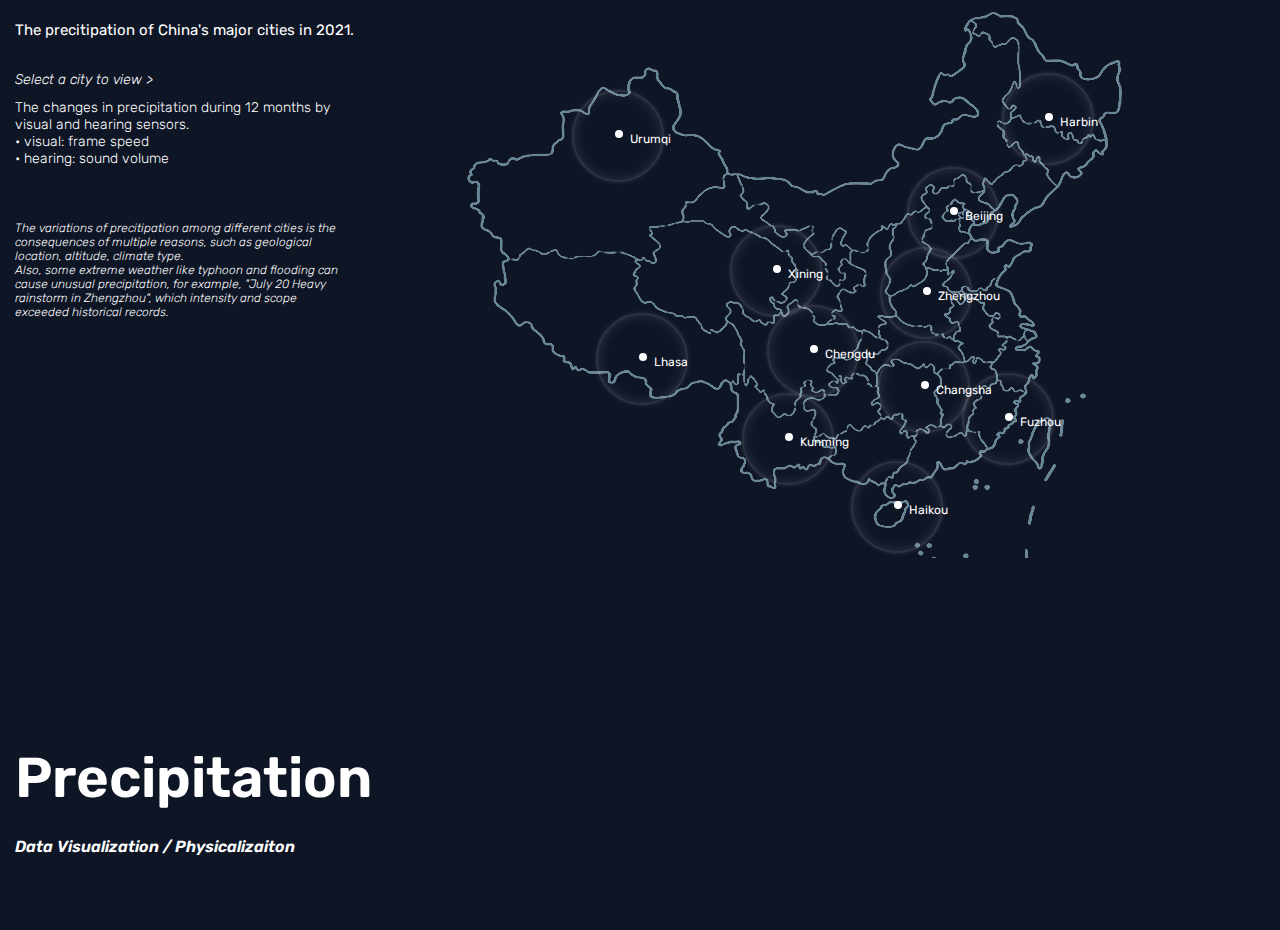
<file: index.html>
<html lang="en">
<head>
	<meta charset="UTF-8">
	<meta name="viewport" content="width=device-width, initial-scale=1.0">
	<title>Precipitation Visualization</title>
	<link rel="stylesheet" href="style.css">
	<link rel="preconnect" href="https://fonts.googleapis.com">
	<link rel="preconnect" href="https://fonts.gstatic.com" crossorigin>
	<link href="https://fonts.googleapis.com/css2?family=Rubik:ital,wght@0,300;0,400;0,600;1,400;1,600&display=swap" rel="stylesheet">

</head>

<body>
<div class="description">
	<h1>Precipitation</h1>
	<p>Data Visualization / Physicalizaiton</p>
	<article style="font-size:15; font-weight: 400; padding-top: 1%; width: 100%;">The precitipation of China's major cities in 2021.</article>
	<article style="font-style:italic; padding:3% 0 1% 0;">Select a city to view ></article>
	<article style="width:30%;">The changes in precipitation during 12 months by visual and hearing sensors.</article>
	<article style="padding-bottom:0; width:35%;">• visual: frame speed</article>
	<article>• hearing: sound volume</article>
	<article style="font-style: italic; font-size: 12; padding-top: 5%;width:30%;">The variations of precitipation among different cities is the consequences of multiple reasons, such as geological location, altitude, climate type. <br>Also, some extreme weather like typhoon and flooding can cause unusual precipitation, for example, "July 20 Heavy rainstorm in Zhengzhou", which intensity and scope exceeded historical records.</article>
</div>
<div class="china-map">
	<div class="region region-hrb">
		<div class="dot"></div>
		<div class="place place01"></div>
		<div class="txt"><a href="#popup-hrb">Harbin</a></div>
	</div>
	<div class="region region-bj">
		<div class="dot"></div>
		<div class="place place01"></div>
		<div class="txt"><a href="#popup-bj">Beijing</a></div>
	</div>
	<div class="region region-zz">
		<div class="dot"></div>
		<div class="place place01"></div>
		<div class="txt"><a href="#popup-zz">Zhengzhou</a></div>
	</div>
	<div class="region region-cs">
		<div class="dot"></div>
		<div class="place place01"></div>
		<div class="txt"><a href="#popup-cs">Changsha</a></div>
	</div>
	<div class="region region-fz">
		<div class="dot"></div>
		<div class="place place01"></div>
		<div class="txt"><a href="#popup-fz">Fuzhou</a></div>
	</div>
	<div class="region region-hk">
		<div class="dot"></div>
		<div class="place place01"></div>
		<div class="txt"><a href="#popup-hk">Haikou</a></div>
	</div>
	<div class="region region-km">
		<div class="dot"></div>
		<div class="place place01"></div>
		<div class="txt"><a href="#popup-km">Kunming</a></div>
	</div>
	<div class="region region-cd">
		<div class="dot"></div>
		<div class="place place01"></div>
		<div class="txt"><a href="#popup-cd">Chengdu</a></div>
	</div>
	<div class="region region-ls">
		<div class="dot"></div>
		<div class="place place01"></div>
		<div class="txt"><a href="#popup-ls">Lhasa</a></div>
	</div>
	<div class="region region-xn">
		<div class="dot"></div>
		<div class="place place01"></div>
		<div class="txt"><a href="#popup-xn">Xining</a></div>
	</div>
	<div class="region region-wlmq">
		<div class="dot"></div>
		<div class="place place01"></div>
		<div class="txt"><a href="#popup-wlmq">Urumqi</a></div>
	</div>
</div>

<div id="popup-hrb" class="overlay">
	<div class="popup">
		<iframe width="840" height="472.5" src="https://www.youtube.com/embed/ttJ0Iejiw78" title="YouTube video player" frameborder="0" allow="accelerometer; autoplay; clipboard-write; encrypted-media; gyroscope; picture-in-picture; web-share" allowfullscreen></iframe>
		<a class="close" href="#">×</a>
	</div>
</div>

<div id="popup-bj" class="overlay">
	<div class="popup">
		<iframe width="840" height="472.5" src="https://www.youtube.com/embed/4eQCAdoafT4" title="YouTube video player" frameborder="0" allow="accelerometer; autoplay; clipboard-write; encrypted-media; gyroscope; picture-in-picture; web-share" allowfullscreen></iframe>
		<a class="close" href="#">×</a>
	</div>
</div>

<div id="popup-zz" class="overlay">
	<div class="popup">
		<iframe width="840" height="472.5" src="https://www.youtube.com/embed/KFjROsrXLL0" title="YouTube video player" frameborder="0" allow="accelerometer; autoplay; clipboard-write; encrypted-media; gyroscope; picture-in-picture; web-share" allowfullscreen></iframe>
		<a class="close" href="#">×</a>
	</div>
</div>

<div id="popup-cs" class="overlay">
	<div class="popup">
		<iframe width="840" height="472.5" src="https://www.youtube.com/embed/ttJ0Iejiw78" title="YouTube video player" frameborder="0" allow="accelerometer; autoplay; clipboard-write; encrypted-media; gyroscope; picture-in-picture; web-share" allowfullscreen></iframe>
		<a class="close" href="#">×</a>
	</div>
</div>

<div id="popup-fz" class="overlay">
	<div class="popup">
		<iframe width="840" height="472.5" src="https://www.youtube.com/embed/XYbPOIPquOk" title="YouTube video player" frameborder="0" allow="accelerometer; autoplay; clipboard-write; encrypted-media; gyroscope; picture-in-picture; web-share" allowfullscreen></iframe>
		<a class="close" href="#">×</a>
	</div>
</div>

<div id="popup-hk" class="overlay">
	<div class="popup">
		<iframe width="840" height="472.5" src="https://www.youtube.com/embed/GYRt-drLrWE" title="YouTube video player" frameborder="0" allow="accelerometer; autoplay; clipboard-write; encrypted-media; gyroscope; picture-in-picture; web-share" allowfullscreen></iframe>
		<a class="close" href="#">×</a>
	</div>
</div>

<div id="popup-km" class="overlay">
	<div class="popup">
		<iframe width="840" height="472.5" src="https://www.youtube.com/embed/bcrkLI0fhz8" title="YouTube video player" frameborder="0" allow="accelerometer; autoplay; clipboard-write; encrypted-media; gyroscope; picture-in-picture; web-share" allowfullscreen></iframe>
		<a class="close" href="#">×</a>
	</div>
</div>

<div id="popup-cd" class="overlay">
	<div class="popup">
		<iframe width="840" height="472.5" src="https://www.youtube.com/embed/YKpSbx6s3kA" title="YouTube video player" frameborder="0" allow="accelerometer; autoplay; clipboard-write; encrypted-media; gyroscope; picture-in-picture; web-share" allowfullscreen></iframe>
		<a class="close" href="#">×</a>
	</div>
</div>

<div id="popup-ls" class="overlay">
	<div class="popup">
		<iframe width="840" height="472.5" src="https://www.youtube.com/embed/TF8Nro92cgk" title="YouTube video player" frameborder="0" allow="accelerometer; autoplay; clipboard-write; encrypted-media; gyroscope; picture-in-picture; web-share" allowfullscreen></iframe>
		<a class="close" href="#">×</a>
	</div>
</div>

<div id="popup-xn" class="overlay">
	<div class="popup">
		<iframe width="840" height="472.5" src="https://www.youtube.com/embed/DD6CBsecP1s" title="YouTube video player" frameborder="0" allow="accelerometer; autoplay; clipboard-write; encrypted-media; gyroscope; picture-in-picture; web-share" allowfullscreen></iframe>
		<a class="close" href="#">×</a>
	</div>
</div>

<div id="popup-wlmq" class="overlay">
	<div class="popup">
		<iframe width="840" height="472.5" src="https://www.youtube.com/embed/UAHCS5nOKZA" title="YouTube video player" frameborder="0" allow="accelerometer; autoplay; clipboard-write; encrypted-media; gyroscope; picture-in-picture; web-share" allowfullscreen></iframe>
		<a class="close" href="#">×</a>
		<p>Please pause the video before closing it.</p>
	</div>
</div>

<script>
	
</script>
</body>
</html>
</file>
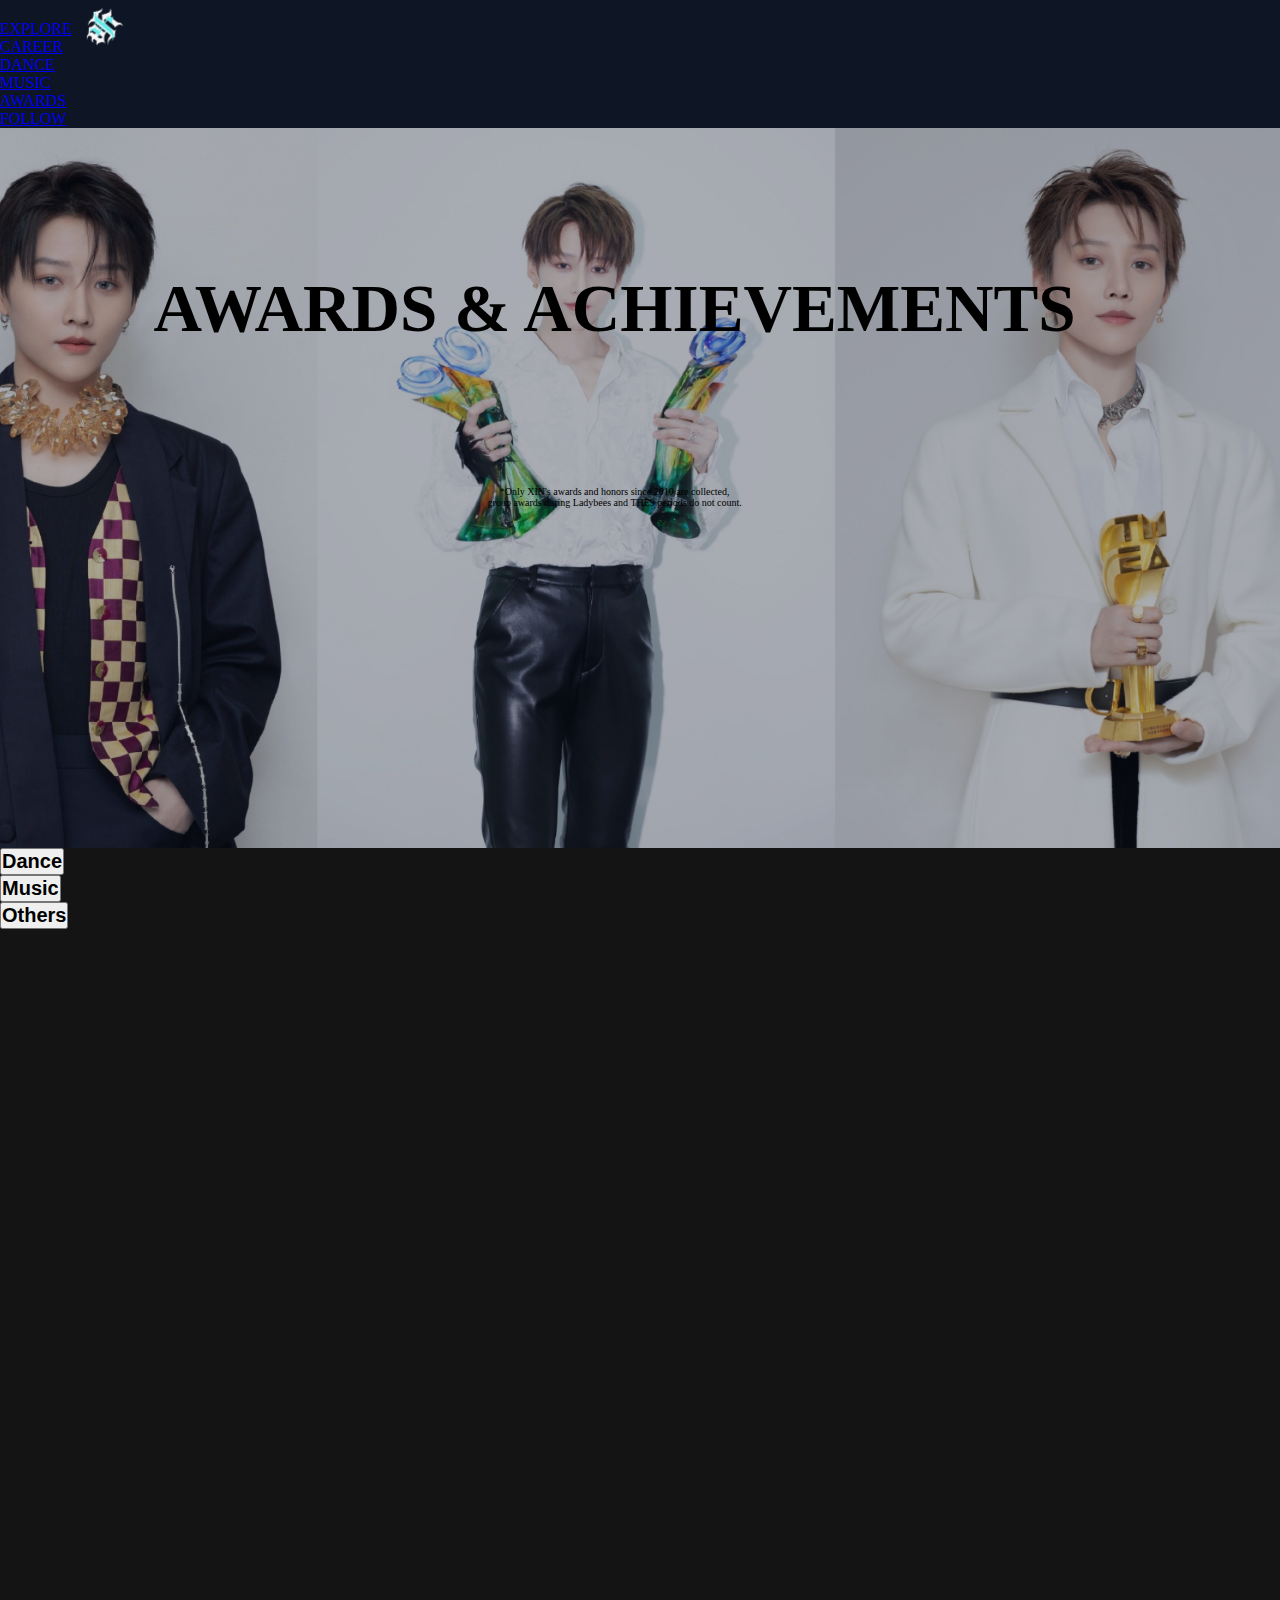
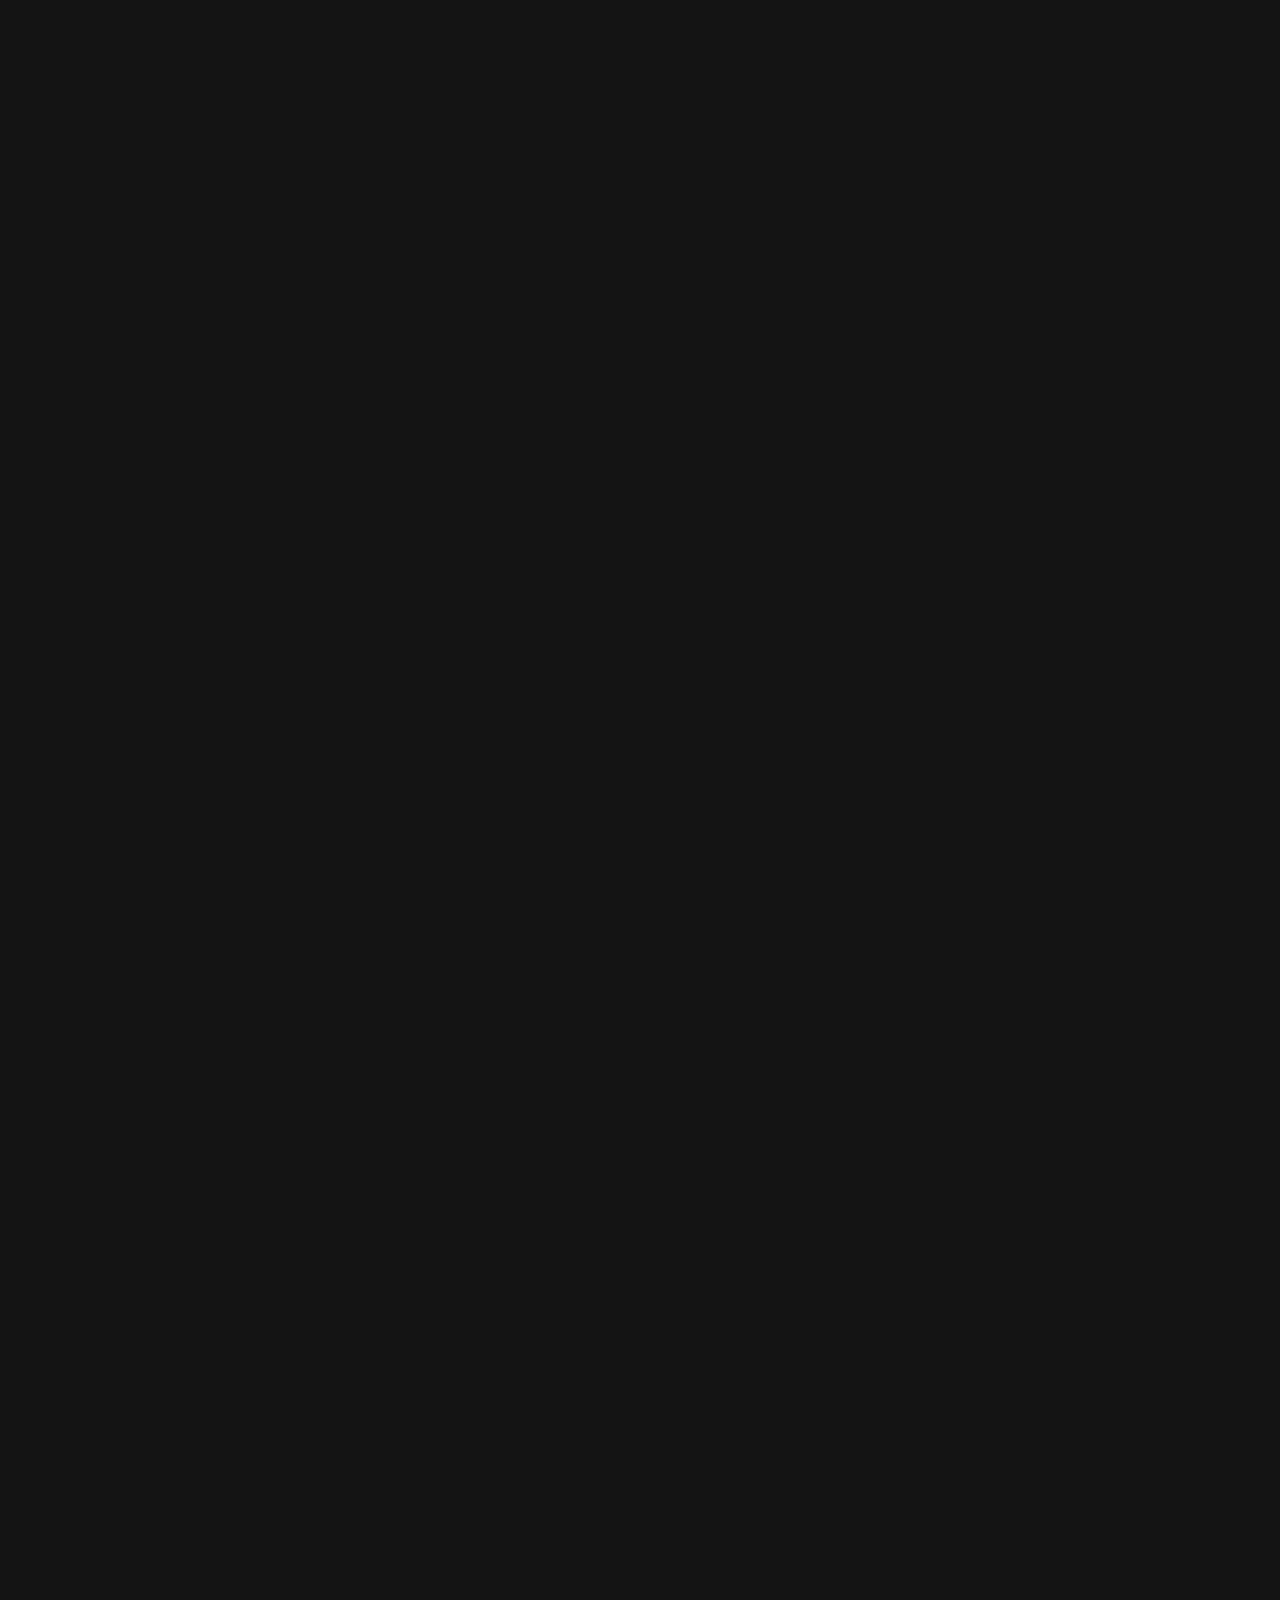
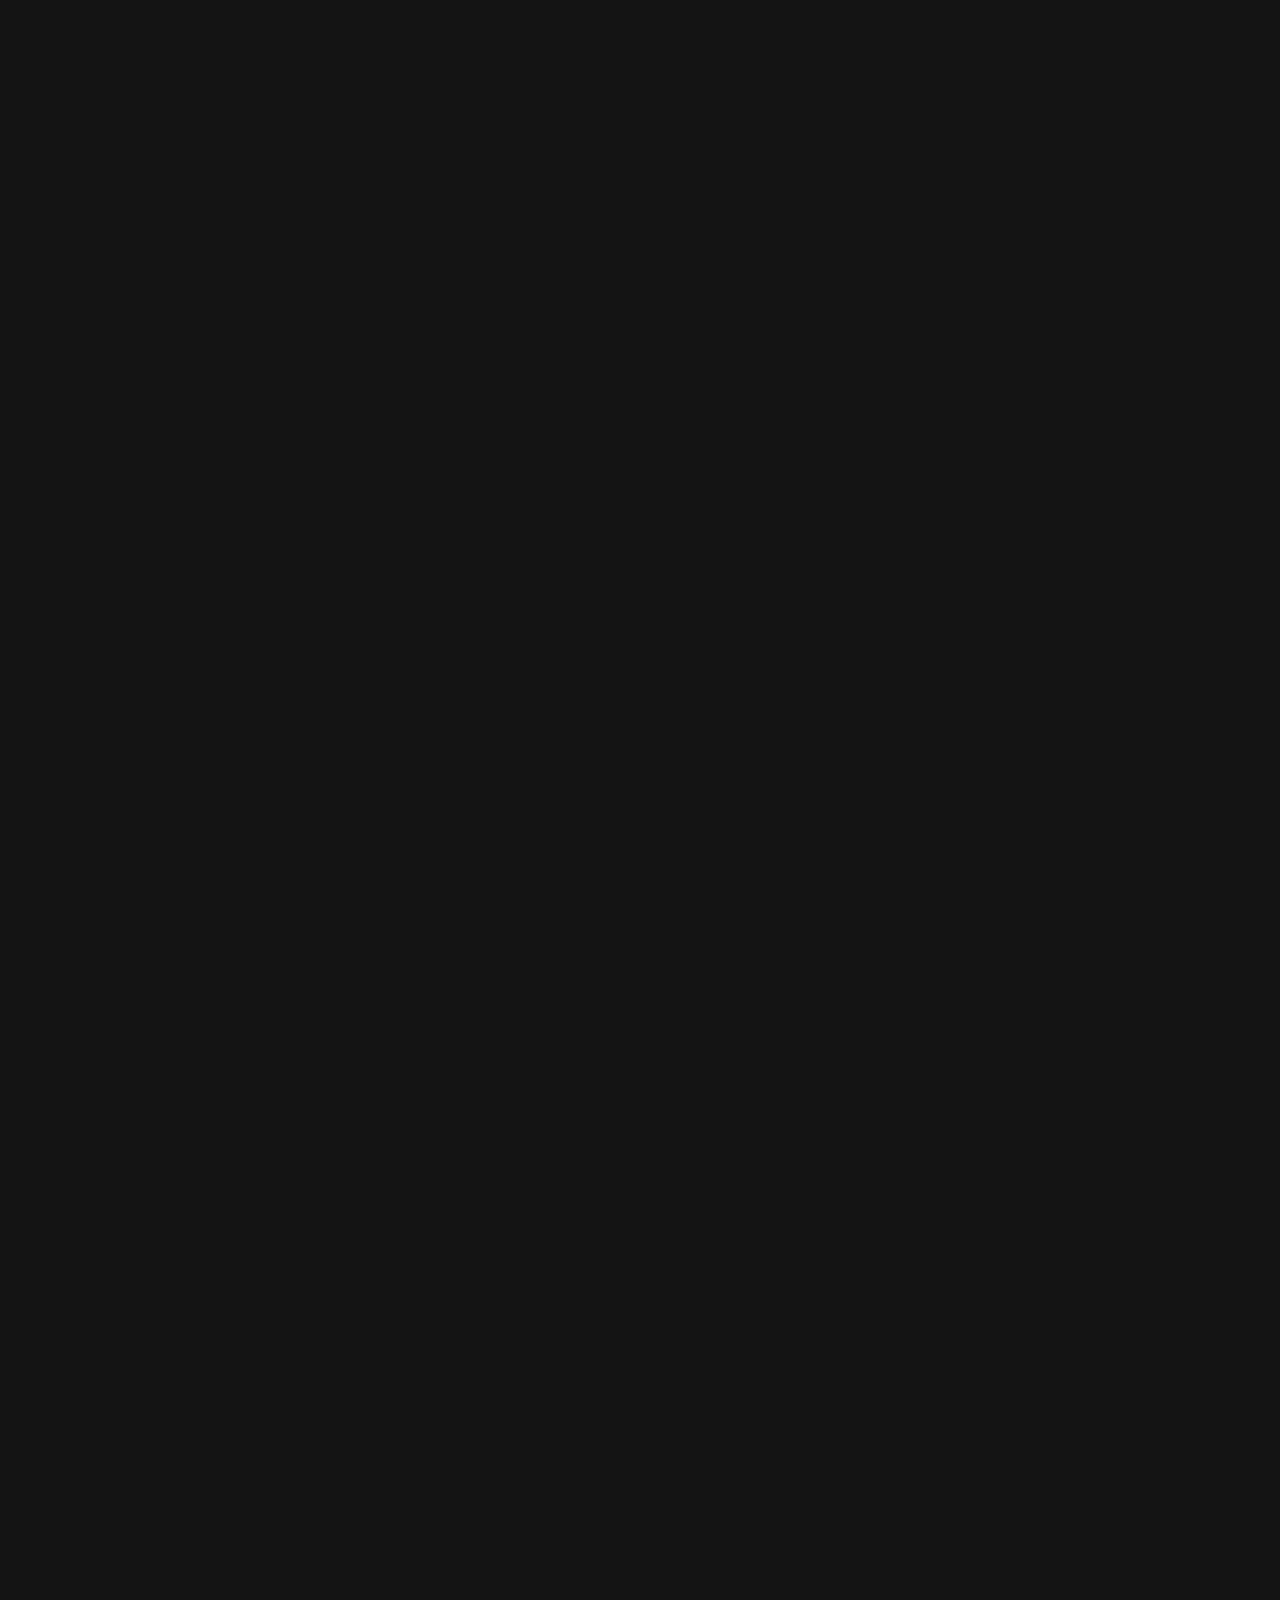
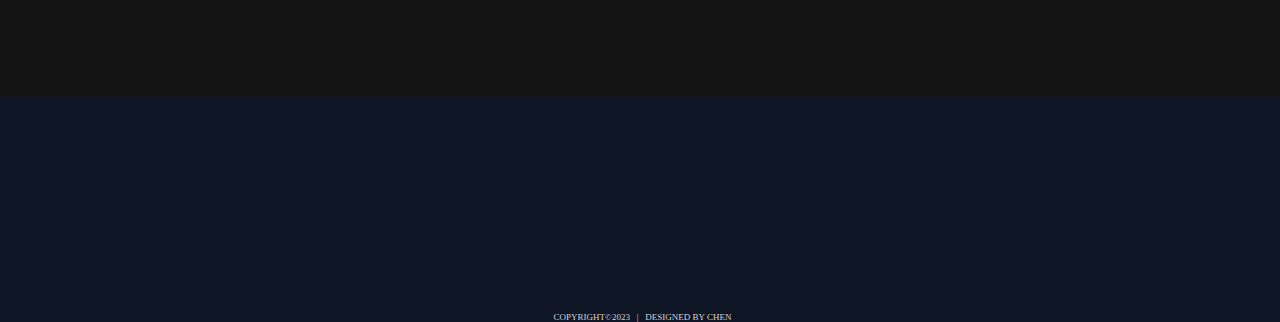
<file: award.html>
<!DOCTYPE html>
<html lang="en">
<head>
	<meta charset="UTF-8">
	<meta name="viewport" content="width=device-width, initial-scale=1.0">
	<link rel="stylesheet" href="style.css">
	<link href="https://fonts.googleapis.com/css2?family=Inter:wght@400;500;600;700;800;900&display=swap" rel="stylesheet">
	<title>XIN | AWARDS</title>
</head>
<body style="margin:0;">
	<div class="nav">
		<a href="https://ccchenyh.github.io/Born-In-X/"><img src="xin-logo.png" alt="" style="width: 4%; padding-left: 6%; margin-bottom: -3%;"></a>
		<ul>
 			<li><a href="https://ccchenyh.github.io/Born-In-X/#explore-start">EXPLORE</a></li>
 			<li><a href="https://ccchenyh.github.io/Born-In-X/career.html">CAREER</a></li>
 			<li><a href="https://ccchenyh.github.io/Born-In-X/dance.html">DANCE</a></li>
 			<li><a href="https://ccchenyh.github.io/Born-In-X/music.html">MUSIC</a></li>
 			<li><a href="https://ccchenyh.github.io/Born-In-X/award.html">AWARDS</a></li>
 			<li><a href="https://ccchenyh.github.io/Born-In-X/#follow-xin">FOLLOW</a></li>
		</ul>
	</div>

	<section id="title">
		<img src="title-award.png" alt="" style="width: 100%; margin:0; padding:0;">
		<div class="title-text" style="position: absolute; text-align: center; top: 30%; left: 12%; ">
			<h1 style="font-size: 420%; font-weight: 900;">AWARDS & ACHIEVEMENTS</h1>
			<p style="padding-top: 15%; font-size: x-small;">*Only XIN's awards and honors since 2010 are collected, <br>group awards during Ladybees and THE9 periods do not count.</p>
		</div>	
	</section>

	<div class="space" style="background-color: #141414; height:450vh; margin-bottom: -450vh; margin-top: -0.3%;"></div>
	<section id="the-awards" style="background-color: #141414;">
		<div class="award-display">
			<div class="fold-show-1">
				<button class="button-blue">
					<h2>Dance</h2>
				</button>
				<div class="fold-awards" style="display: none; background: rgba(99, 235, 233, 0.3); border: 3px solid #FFFFFF; box-shadow: 0px 0px 20px 5px rgba(99, 235, 233, 0.25), 0px 0px 60px 20px rgba(99, 235, 233, 0.25), inset 0px 0px 20px #FFFFFF;">
					<div class="left">
						<h3 style="padding-top: 0; margin-top: 0;">2010</h3>
						<article>Routine Dance Runner-up of "Beijing Valley MTV" Competition.</article>
						<article>Popping Top 4 of "WB University Competition".</article>
						<h3>2011</h3>
						<article>Krump Runner-up of "KEEP YOUR STYLE".</article>
						<h3>2012</h3>
						<article>Participated in the Youth growth Show competition "Upward! Youth" of Hunan TV, joined "Da Wu Tuan" dance group as the only female member, and finally won the champion.</article>
						<h3>2013</h3>
						<article>Participated in Dragon TV's competitive dance competition "So You Think You Can Dance" and won the unanimous approval of four judges: Jin, Yang Liping, Fang Jun and Chen Xiaochun.</article>
						<article>Women's Solo Champion of "Beijing Sunshine Sports Hip-hop Competition".</article>
						<article>Routine Dance Champion of "Beijing Sunshine Sports Hip-hop Competition".</article>
				    </div>
				    <div class="right">
				    	<article>Popping Champion of Guiyang "SEXY DANCER".</article>
						<article>Champion of Beijing Contemporary Music Academy "The Strongest Popper Competition", won the title of the strongest Popper.</article>
						<article>Second place of "CHINA POPPIN SESSION 3" 4v4 battle.</article>
						<article>Top 4 of "CHINA POPPIN SESSION 3" 1v1 battle in student group.</article>
						<article>Top 8 of "CHINA POPPIN SESSION 3" 1v1 battle in social group.</article>
				    	<h3>2014</h3>
				    	<article>Popping Second Place of "Dancing Guiyang vol.3".</article>
				    	<h3>2015</h3>
				    	<article>The self-choreographed dance "Monster" won the first prize of the 5th Panlong Cup Modern Dance Group of TCMA.</article>
				    	<h3>2019</h3>
				    	<article>Participated in "Street Dance of China Season 2", the star captain Wu Jianhao successfully promoted in the street, and finally stopped at 100 into 49 of the seven Battle.</article>
				    </div>	
				</div>
			</div>
			<div class="fold-show-2">
				<button class="button-yellow">
					<h2>Music</h2>
				</button>
				<div class="fold-awards" style="display: none; background: rgba(235, 181, 100, 0.45); border: 3px solid #FFFFFF; box-shadow: 0px 0px 20px 5px rgba(235, 181, 100, 0.25), 0px 0px 60px 20px rgba(235, 181, 100, 0.25), inset 0px 0px 20px #FFFFFF;">
					<div class="left">
						<h3 style="padding-top: 0; margin-top: 0;">2016</h3>
						<article>In the "Lady Bees" finals, sucessfully won a place in "Ladybees" singing group.</article>
						<h3>2020</h3>
						<article>Won the first prize of "Youth With You 2", to be the center of "THE9", and won the title of the Most Popular overseas Trainee。</article>
						<article>The single "Beatholic" was ranked No. 1 on the Global Chinese Music Chart in the third week of June.</article>
						<article>The single "Just You" won the Top 10 Song of the Year at the 14th Migu Hui Music Festival.</article>
						<h3>2021</h3>
						<article>The Year Popular singer, Network influence female singer, Weibo popular singer of the 28th Chinese Top 10 Music Awards.</article>
						<article>The Best Dancing Singer of the year of the 3th Tencent Music Entertainment Awards.</article>
						<article>The single "Of Course" was nominated for Best Dance Performance at ASIAN POP MUSIC AWARDS 2021.</article>
						<article>The single "Of Course" won the PEOPLE'S CHOICE AWARD of ASIAN POP MUSIC AWARDS 2021.</article>
					</div>
					<div class="right">
						<h3 style="padding-top: 0; margin-top: 0;">2022</h3>
						<article>The Most Popular Female Singer of the 29th Chinese Top 10 Music Awards.</article>
						<article>The single "Boom Tick Boom" won the most anticipated stage performance on Weibo at the 29th Chinese Top 10 Music Awards.</article>
						<article>The album "XANADU" won the PEOPLE' CHOICE AWARD of ASIAN POOP MUSIC AWARDS 2022.</article>
						<article>The single "Better" won the PEOPLE' CHOICE AWARD of ASIAN POP MUSIC AWARDS 2022.</article>
						<article>The single "Better" won the TOP 20 Music of the Year at ASIAN POP MUSIC AWARDS 2022.</article>
						<article>The album "XANADU" won the TOP 20 Album of the year at ASIAN POP MUSIC AWARDS 2022.</article>
						<article>The single "黑日白月" won the production of the year at ASIAN POP MUSIC AWARDS 2022.</article>
						<h3>2023</h3>
						<article>The single "Look Into The Mirror" won the MV of the year at 2022 China TMEA UNI Chart.</article>
						<article>The album "XANADU" won the album of the year at 2022 China TMEA UNI Chart.</article>
					</div>
				</div>
			</div>
			<div class="fold-show-3">
				<button class="button-pink">
					<h2>Others</h2>
				</button>
				<div class="fold-awards" style="display: none; background: rgba(235, 100, 230, 0.3); 	border: 3px solid #FFFFFF; box-shadow: 0px 0px 20px 5px rgba(235, 100, 230, 0.25), 0px 0px 60px 20px rgba(235, 100, 230, 0.25), inset 0px 0px 20px #FFFFFF;">
					<div class="left">
						<h3>2014</h3>
						<article>"Golden Spike Award" in graduation ceremony of Beijing Modern Music School.</article>
						<h3>2018</h3>
						<article>"Golden Spike Award" in graduation ceremony of Tianjin College of Media & Arts.</article>
					</div>
					<div class="right">
						<h3>2020</h3>
						<article>2020 Sohu Fashion Awards annual popular stars</article>
						<article>IFeng's Popular female artists of the Year 2020.</article>
						<article>Rankedin the IFENG Entertainment annual plan "We still have Faith" annual model.</article>
						<article>Listed in "Forbes China Under 30 Elite - Entertainment and Sports"</article>
						<article>Listed in Blog World annual power of 2020.</article>
						<article>Top 10 figures of 2020 of SOUTHEN METROPOLIS ENTERAIMENT.</article>
					</div>
				</div>
			</div>
		</div>
		
	</section>

	<footer style="position: absolute; top: 568%; font-size: xx-small; padding-bottom: xx-small; left: 43.25%; color: lightgrey;">COPYRIGHT©2023 &nbsp | &nbsp DESIGNED BY CHEN</footer>
	

<script>
var coll = document.getElementsByClassName("button-yellow");
var i;

for (i = 0; i < coll.length; i++) {
  coll[i].addEventListener("click", function() {
    this.classList.toggle("active");
    var content = this.nextElementSibling;
    if (content.style.display === "block") {
      content.style.display = "none";
    } else {
      content.style.display = "block";
    }
  });
}

var coll = document.getElementsByClassName("button-blue");
var i;

for (i = 0; i < coll.length; i++) {
  coll[i].addEventListener("click", function() {
    this.classList.toggle("active");
    var content = this.nextElementSibling;
    if (content.style.display === "block") {
      content.style.display = "none";
    } else {
      content.style.display = "block";
    }
  });
}

var coll = document.getElementsByClassName("button-pink");
var i;

for (i = 0; i < coll.length; i++) {
  coll[i].addEventListener("click", function() {
    this.classList.toggle("active");
    var content = this.nextElementSibling;
    if (content.style.display === "block") {
      content.style.display = "none";
    } else {
      content.style.display = "block";
    }
  });
}
</script>


</body>
</html>
</file>
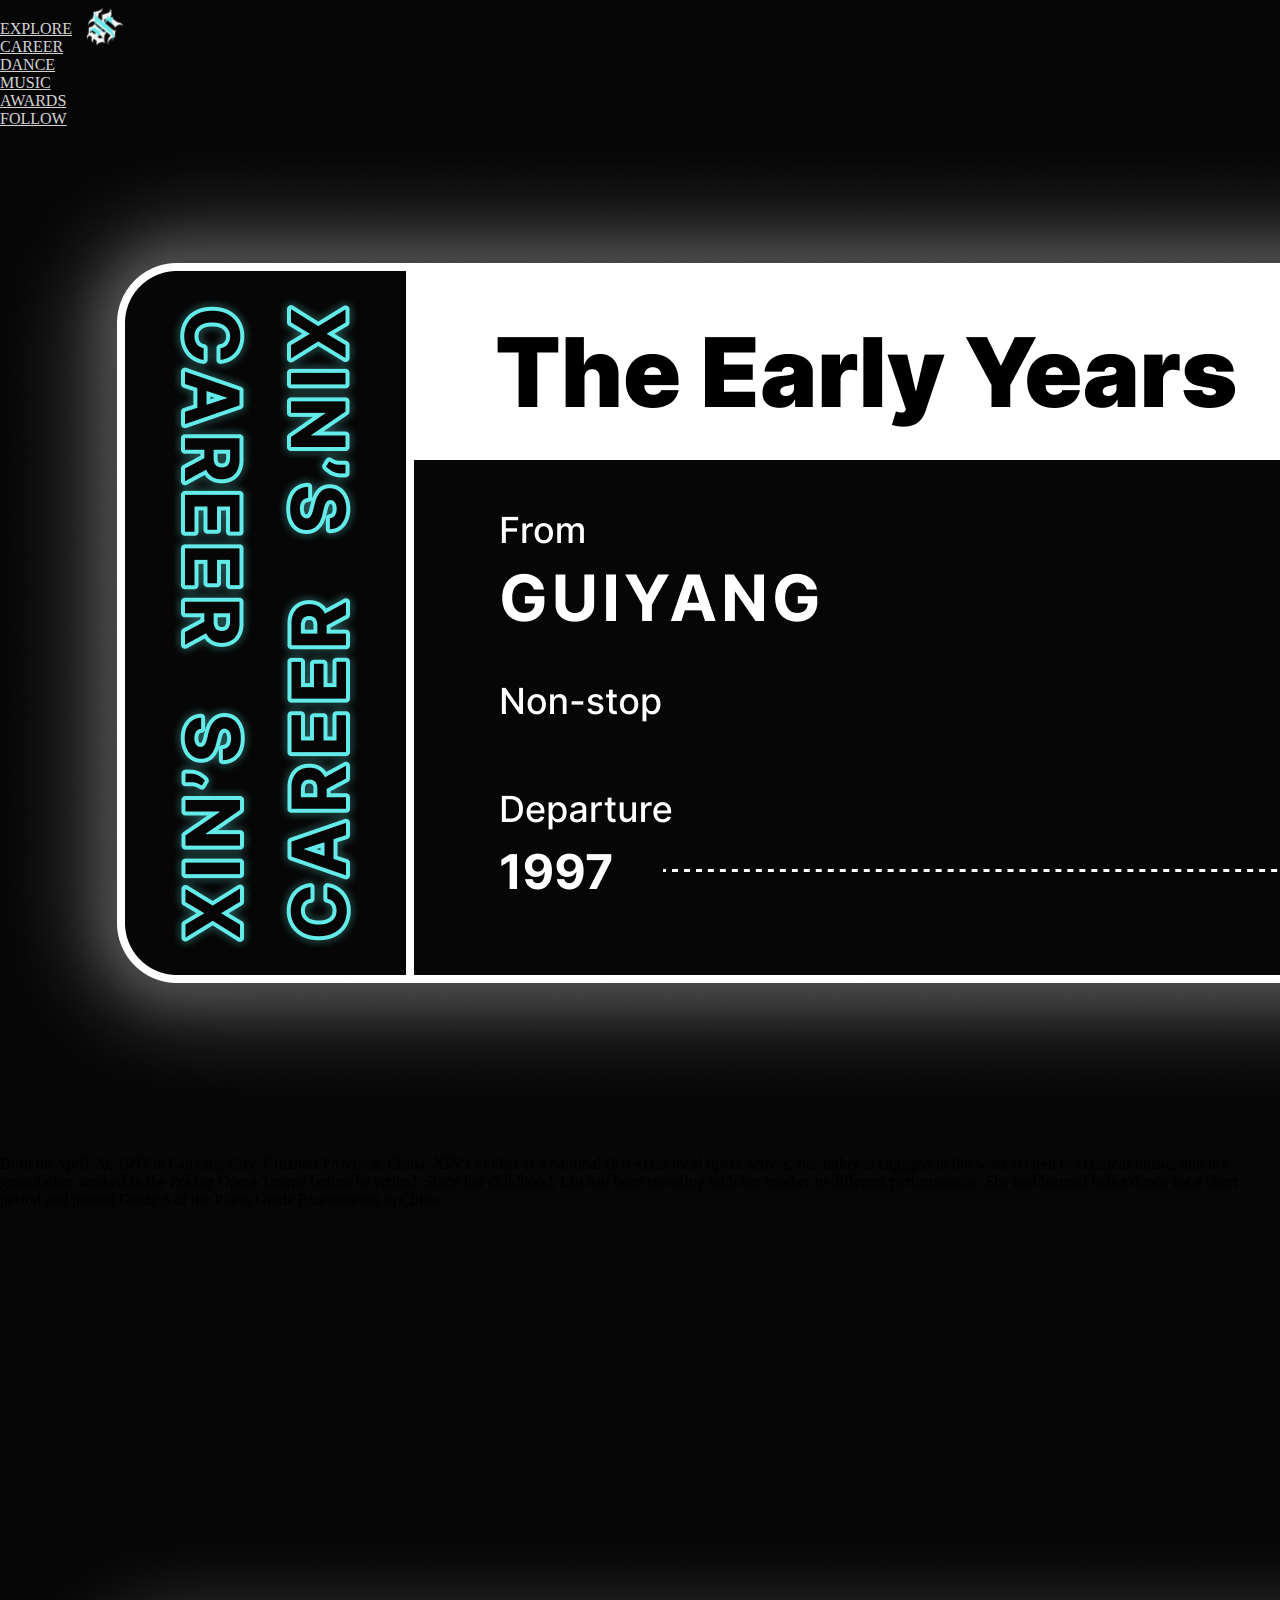
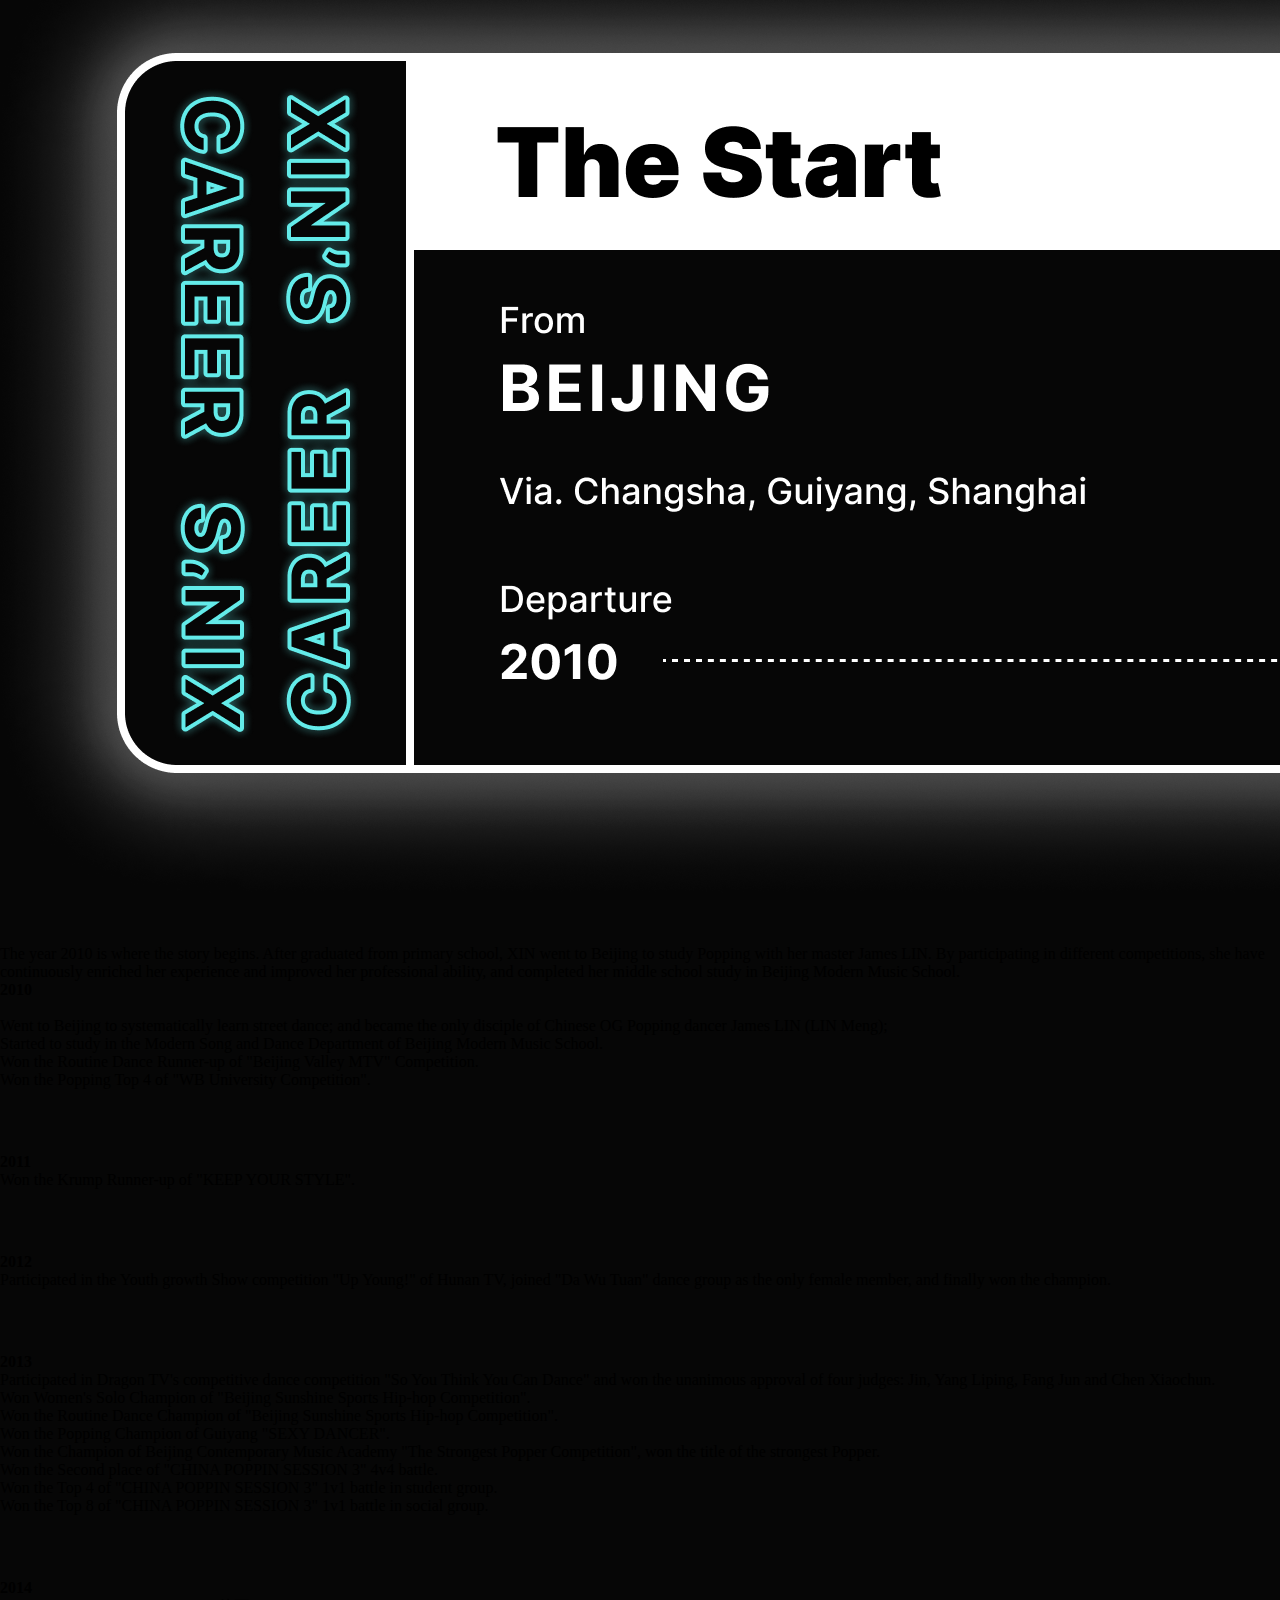
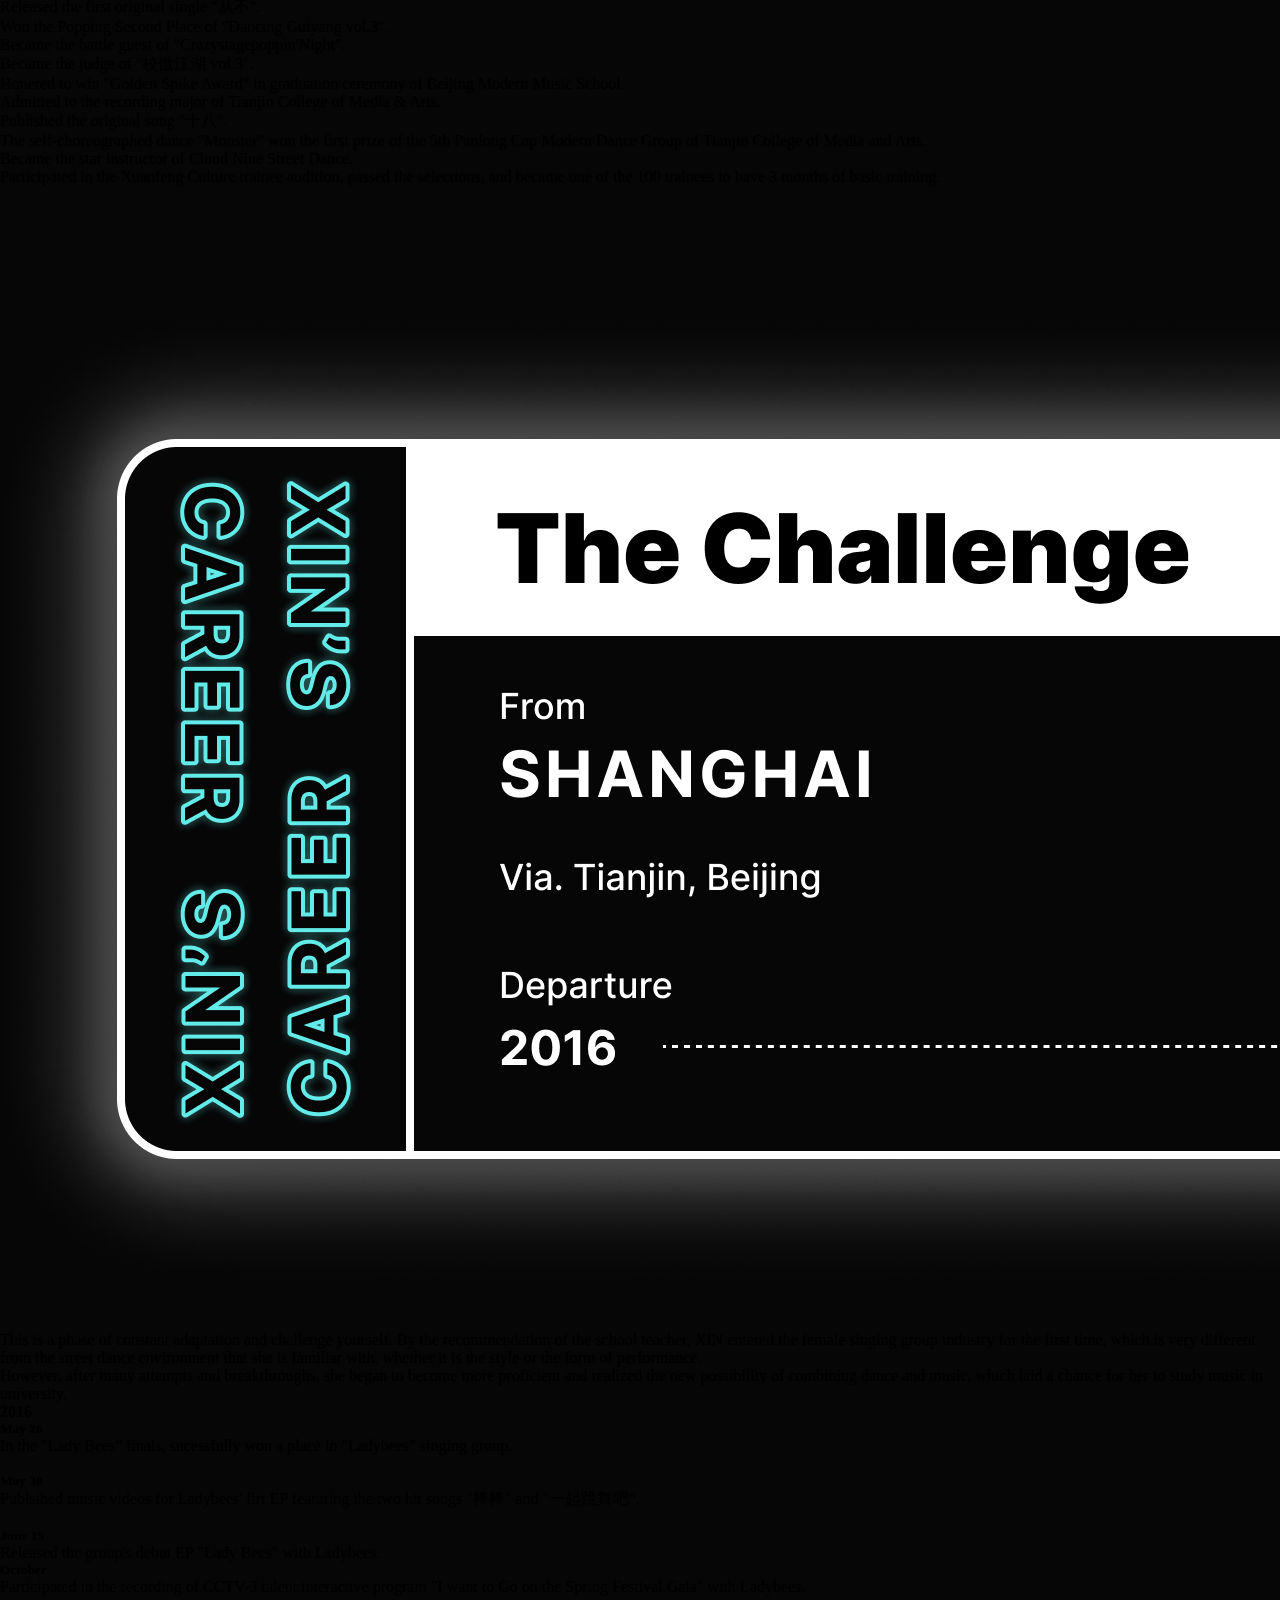
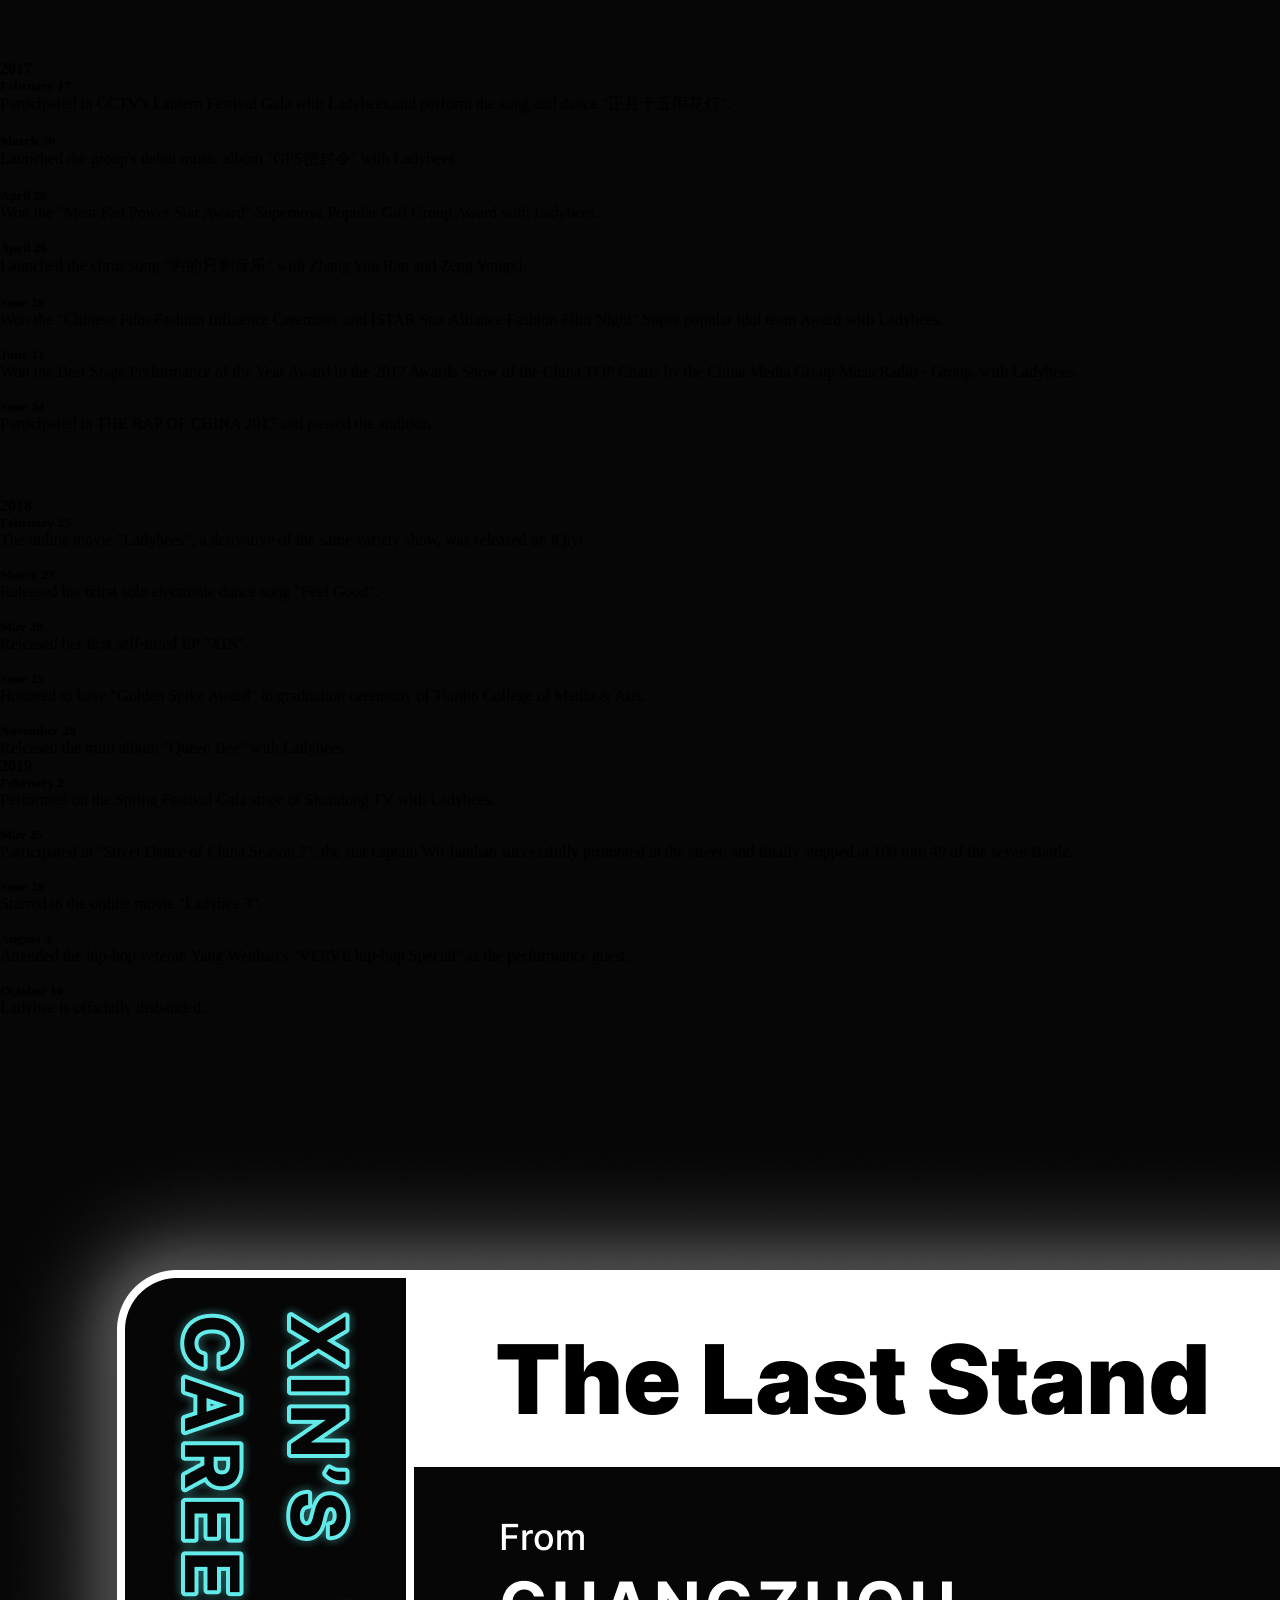
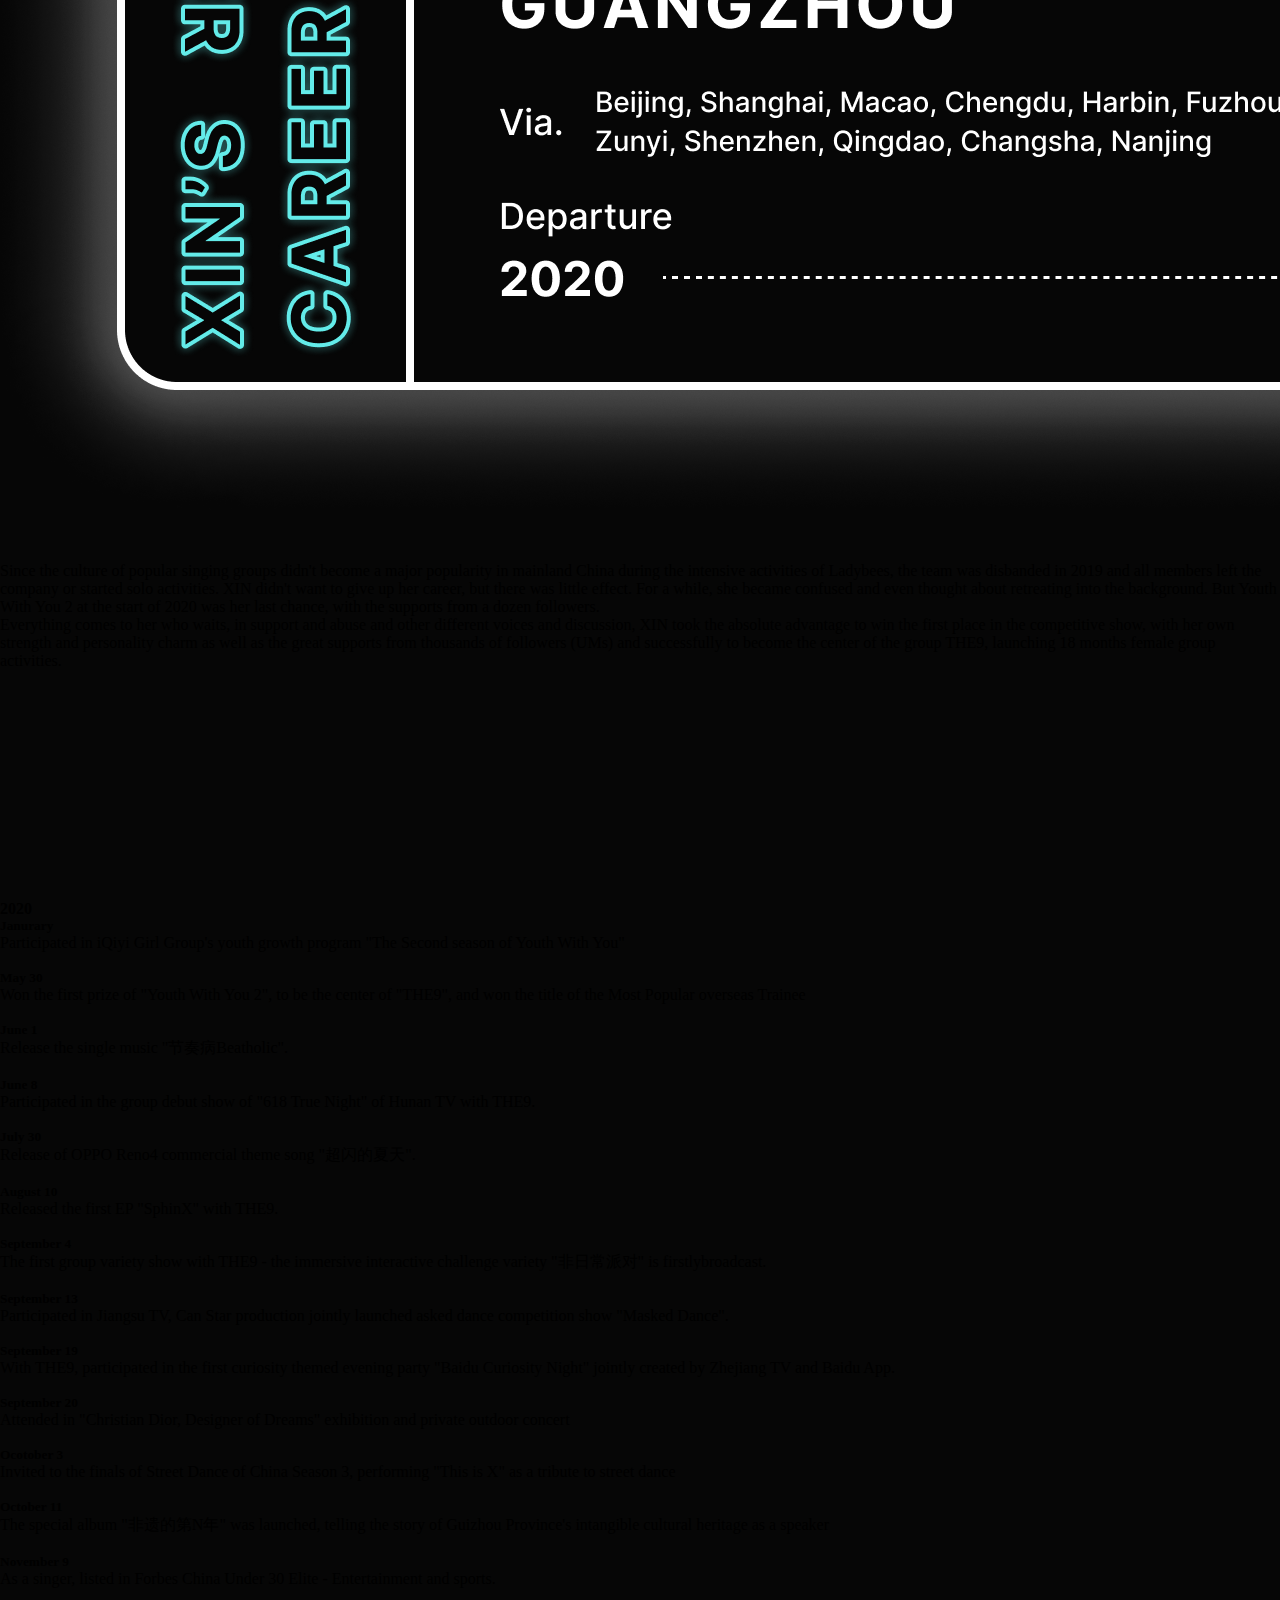
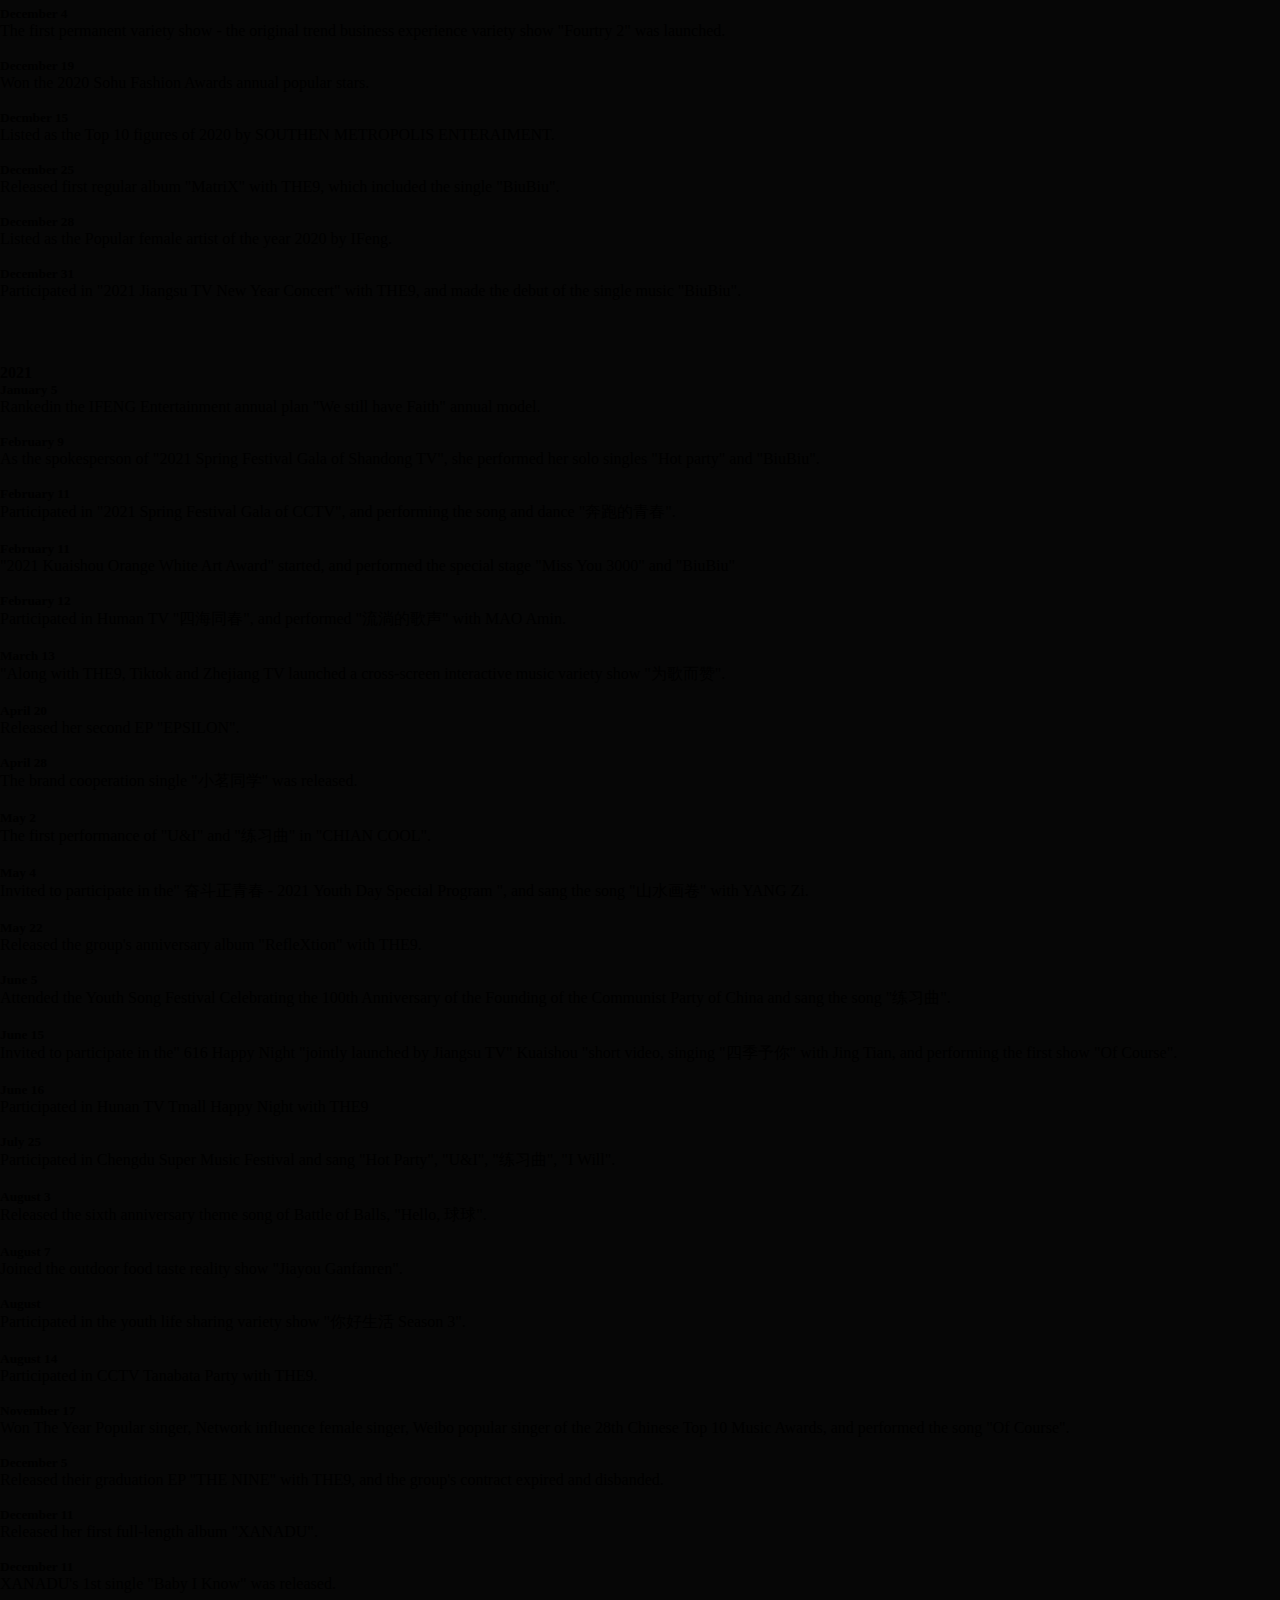
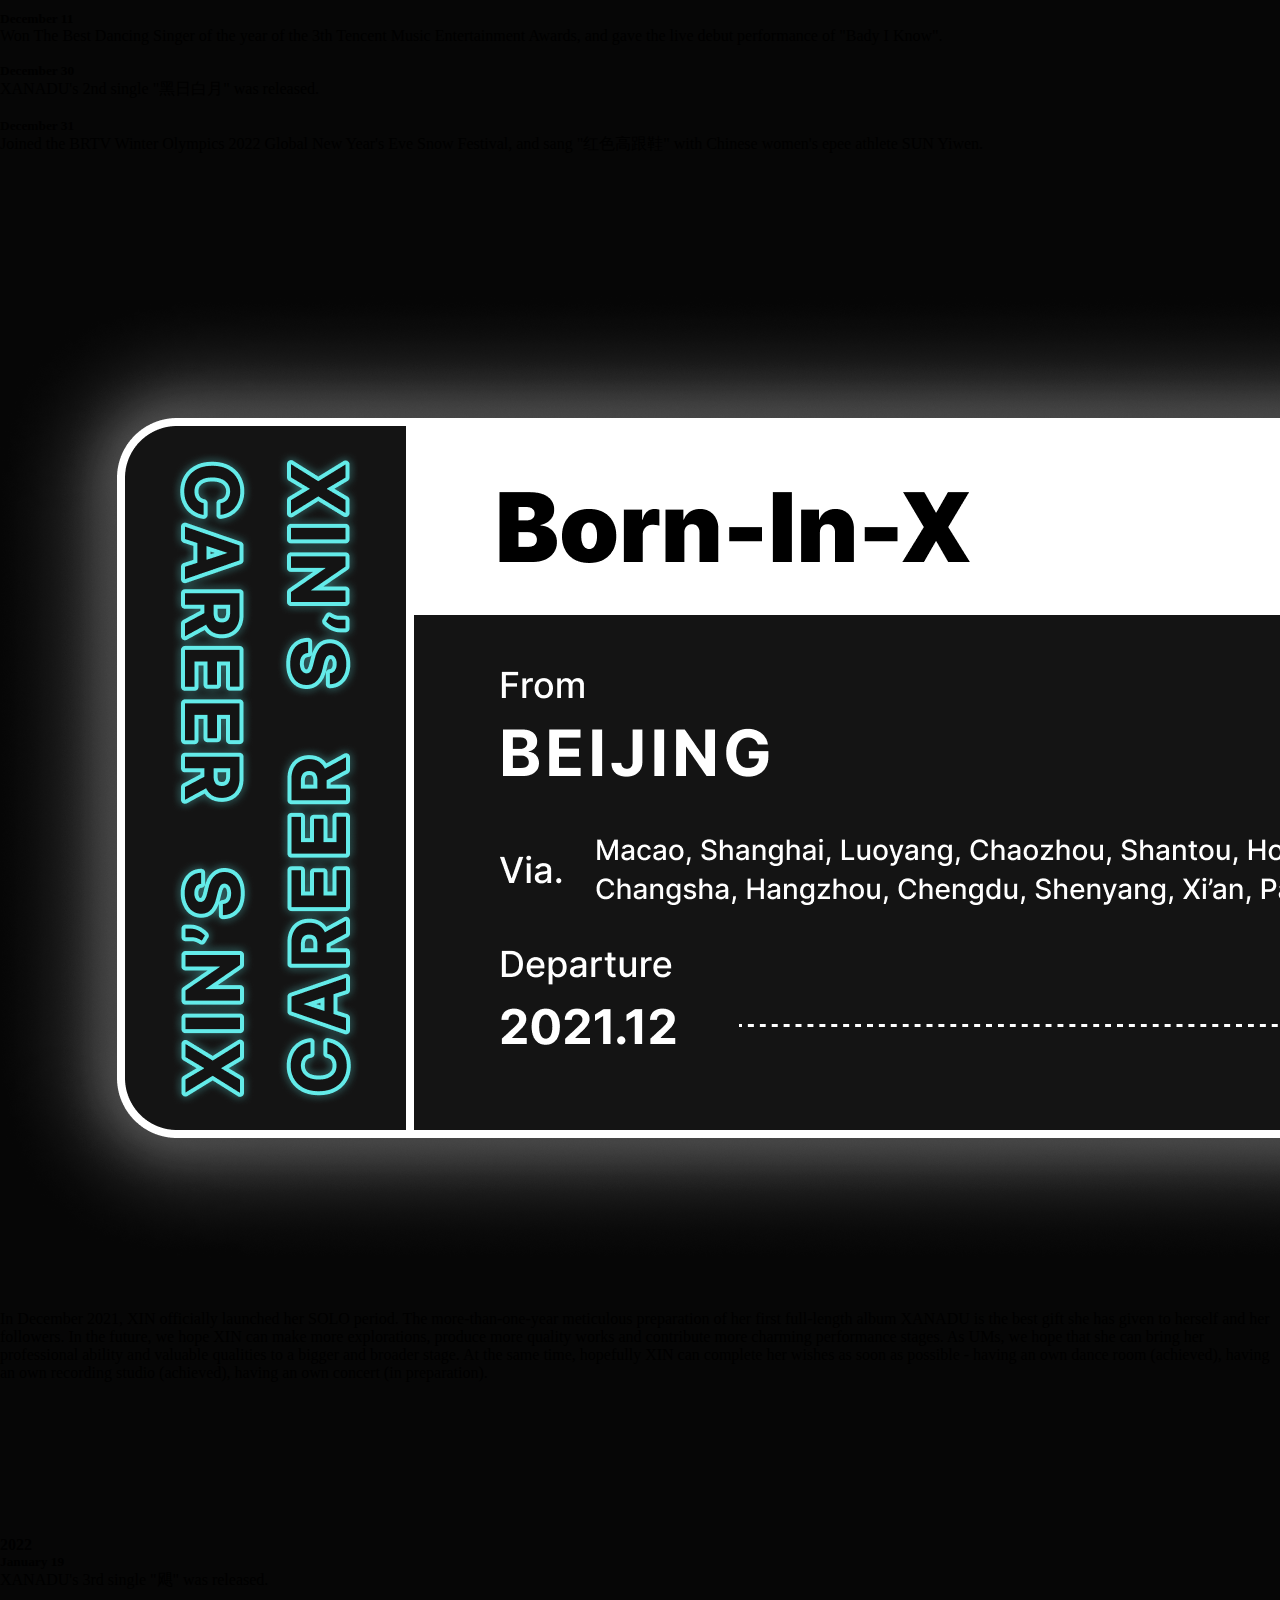
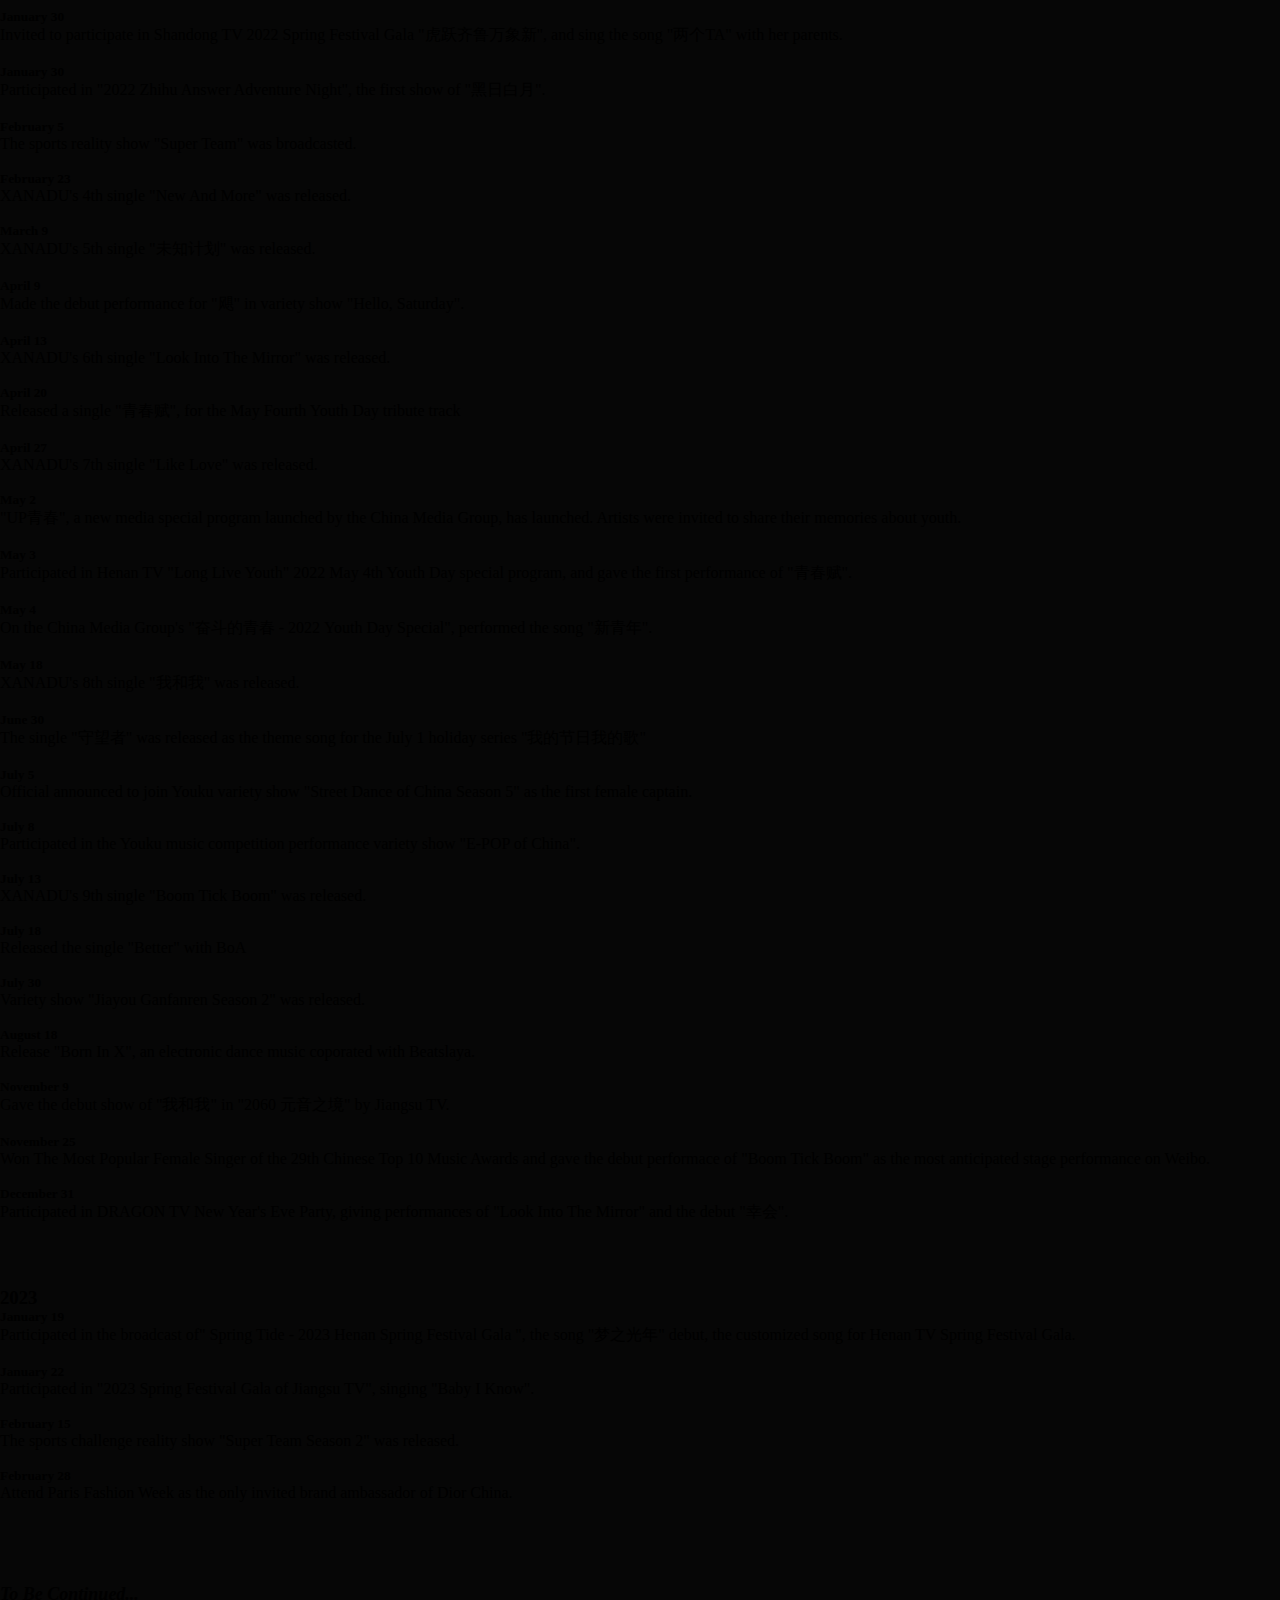
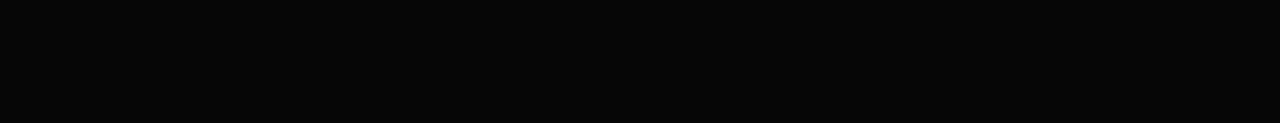
<file: career.html>
<!DOCTYPE html>
<html lang="en">
<head>
	<meta charset="UTF-8">
	<meta name="viewport" content="width=device-width, initial-scale=1.0">
	<link rel="stylesheet" href="style.css">
	<link href="https://fonts.googleapis.com/css2?family=Inter:wght@400;500;600;700;800;900&display=swap" rel="stylesheet">
	<title>XIN | CAREER</title>
</head>

<body style="background-color: #060606;">
	<div class="nav">
		<a href="https://ccchenyh.github.io/Born-In-X/"><img src="xin-logo.png" alt="" style="width: 4%; padding-left: 6%; margin-bottom: -3%;"></a>
		<ul>
 			<li><a href="https://ccchenyh.github.io/Born-In-X/#explore-start" style="color:lightgrey;">EXPLORE</a></li>
 			<li><a href="https://ccchenyh.github.io/Born-In-X/career.html" style="color:lightgrey;">CAREER</a></li>
 			<li><a href="https://ccchenyh.github.io/Born-In-X/dance.html" style="color:lightgrey;">DANCE</a></li>
 			<li><a href="https://ccchenyh.github.io/Born-In-X/music.html" style="color:lightgrey;">MUSIC</a></li>
 			<li><a href="https://ccchenyh.github.io/Born-In-X/award.html" style="color:lightgrey;">AWARDS</a></li>
 			<li><a href="https://ccchenyh.github.io/Born-In-X/#follow-xin" style="color:lightgrey;">FOLLOW</a></li>
		</ul>
	</div>

	<div class="career-display">
		<div class="phase-1" style="margin-bottom: 9.2%;">
			<img src="phase-1.png" alt="" class="phase-btn">
			<div class="phase-content" style="padding-bottom: 15%;">
				<div class="right">
					<article>Born on April 20, 1997 in Guiyang City, Guizhou Province, China. XIN's mother is a national first-class local opera actress, her father is engaged in the work related to classical music, and my grandfather worked in the Peking Opera Troupe before he retired. Since her childhood, Liu had been traveling with her mother to different performances. She had learned ballet dance for a short period and passed Grade 8 of the Piano Grade Examination in China.</article>
				</div>
			</div>
		</div>
		<div class="phase-2" style="margin-bottom: 9.2%;">
			<img src="phase-2.png" alt="" class="phase-btn">
			<div class="phase-content">
				<div class="right">
					<article>The year 2010 is where the story begins. After graduated from primary school, XIN went to Beijing to study Popping with her master James LIN. By participating in different competitions, she have continuously enriched her experience and improved her professional ability, and completed her middle school study in Beijing Modern Music School.</article>
				</div>
				<div class="grid">
					<h4>2010</h4>
					<br>
					<p>Went to Beijing to systematically learn street dance; and became the only disciple of Chinese OG Popping dancer James LIN (LIN Meng);</p><p></p><p></p>
					<p>Started to study in the Modern Song and Dance Department of Beijing Modern Music School.</p><p></p><p></p>
					<p>Won the Routine Dance Runner-up of "Beijing Valley MTV" Competition.</p><p></p><p></p>
					<p style="padding-bottom: 5%;">Won the Popping Top 4 of "WB University Competition".</p>
					<h4>2011</h4>
					<p></p>
					<p style="padding-bottom: 5%;">Won the Krump Runner-up of "KEEP YOUR STYLE".</p>
					<h4>2012</h4>
					<p></p>
					<p style="padding-bottom: 5%;">Participated in the Youth growth Show competition "Up Young!" of Hunan TV, joined "Da Wu Tuan" dance group as the only female member, and finally won the champion.</p>
					<h4>2013</h4>
					<p></p>
					<p>Participated in Dragon TV's competitive dance competition "So You Think You Can Dance" and won the unanimous approval of four judges: Jin, Yang Liping, Fang Jun and Chen Xiaochun.</p><p></p><p></p>
					<p>Won Women's Solo Champion of "Beijing Sunshine Sports Hip-hop Competition".</p><p></p><p></p>
					<p>Won the Routine Dance Champion of "Beijing Sunshine Sports Hip-hop Competition".</p></p><p></p>
					<p>Won the Popping Champion of Guiyang "SEXY DANCER".</p><p></p><p></p>
					<p>Won the Champion of Beijing Contemporary Music Academy "The Strongest Popper Competition", won the title of the strongest Popper.</p><p></p><p></p>
					<p>Won the Second place of "CHINA POPPIN SESSION 3" 4v4 battle.</p><p></p><p></p>
					<p>Won the Top 4 of "CHINA POPPIN SESSION 3" 1v1 battle in student group.</p><p></p><p></p>
					<p style="padding-bottom: 5%;">Won the Top 8 of "CHINA POPPIN SESSION 3" 1v1 battle in social group.</p>
					<h4>2014</h4>
					<p></p>
					<p>Released the first original single "从不".</p><p></p><p></p>
					<p>Won the Popping Second Place of "Dancing Guiyang vol.3".</p><p></p><p></p>
					<p>Became the battle guest of "Crazystagepoppin'Night".</p><p></p><p></p>
					<p>Became the judge of "校傲江湖 vol.3".</p><p></p><p></p>
					<p>Honered to win "Golden Spike Award" in graduation ceremony of Beijing Modern Music School.</p><p></p><p></p>
					<p>Admitted to the recording major of Tianjin College of Media & Arts.</p><p></p><p></p>
					<p>Published the original song "十八".</p><p></p><p></p>
					<p>The self-choreographed dance "Monster" won the first prize of the 5th Panlong Cup Modern Dance Group of Tianjin College of Media and Arts.</p></p><p></p>
					<p>Became the star instructor of Cloud Nine Street Dance.</p><p></p><p></p>
					<p>Participated in the Xuanfeng Culture trainee audition, passed the selections, and became one of the 100 trainees to have 3 months of basic training.</p>
				</div>
			</div>
		</div>
		<div class="phase-3" style="margin-bottom: 9.2%;">
			<img src="phase-3.png" alt="" class="phase-btn">
			<div class="phase-content">
				<div class="right">
					<article>This is a phase of constant adaptation and challenge yourself. By the recommendation of the school teacher, XIN entered the female singing group industry for the first time, which is very different from the street dance environment that she is familiar with, whether it is the style or the form of performance. <br>However, after many attempts and breakthroughs, she began to become more proficient and realized the new possibility of combining dance and music, which laid a chance for her to study music in university.</article>
				</div>
				<div class="grid" style="padding-top:12 %;">
					<h4>2016</h4>
					<p style="font-weight: bold; font-size: smaller;">May 28</p>
					<p>In the "Lady Bees" finals, sucessfully won a place in "Ladybees" singing group.</p><br>
					<p style="font-weight: bold; font-size: smaller;">May 30</p>
					<p>Publsihed music videos for Ladybees' firt EP featuring the two hit songs "棒棒" and "一起跳舞吧".</p><br>
					<p style="font-weight: bold; font-size: smaller;">June 15</p>
					<p>Released the group's debut EP "Lady Bees" with Ladybees.</p><p></p>
					<p style="font-weight: bold; font-size: smaller;">October</p>
					<p style="padding-bottom: 5%;">Participated in the recording of CCTV-3 talent interactive program "I want to Go on the Spring Festival Gala" with Ladybees.</p>
					<h4>2017</h4>
					<p style="font-weight: bold; font-size: smaller;">February 17</p>
					<p>Participated in CCTV's Lantern Festival Gala with Ladybees,and perform the song and dance "正月十五闹花灯".</p><br>
					<p style="font-weight: bold; font-size: smaller;">March 30</p>
					<p>Launched the group's debut music album "GPS密封令" with Ladybees.</p><br>
					<p style="font-weight: bold; font-size: smaller;">April 25</p>
					<p>Won the "Most Fan Power Star Award" Supernova Popular Girl Group Award with Ladybees.</p><br>
					<p style="font-weight: bold; font-size: smaller;">April 26</p>
					<p>Launched the chrus song "穷的只剩音乐" with Zhang You Ran and Zeng Yongxi.</p><br>
					<p style="font-weight: bold; font-size: smaller;">June 20</p>
					<p>Won the "Chinese Film Fashion Influence Ceremony and ISTAR Star Alliance Fashion Film Night" Super popular idol team Award with Ladybees.</p><br>
					<p style="font-weight: bold; font-size: smaller;">June 21</p>
					<p>Won the Best Stage Performance of the Year Award in the 2017 Awards Show of the China TOP Charts by the China Media Group MusicRadio - Group, with Ladybees.</p><br>
					<p style="font-weight: bold; font-size: smaller;">June 24</p>
					<p style="padding-bottom: 5%;">Participated in THE RAP OF CHINA 2017 and passed the audition.</p>
					<h4>2018</h4>
					<p style="font-weight: bold; font-size: smaller;">February 25</p>
					<p>The online movie "Ladybees", a derivative of the same variety show, was released on iQiyi.</p><br>
					<p style="font-weight: bold; font-size: smaller;">March 23</p>
					<p>Released his fcirst solo electronic dance song "Feel Good".</p><br>
					<p style="font-weight: bold; font-size: smaller;">May 20</p>
					<p>Released her first self-titled EP "XIN".</p><br>
					<p style="font-weight: bold; font-size: smaller;">June 25</p>
					<p>Honored to have "Golden Spike Award" in graduation ceremony of Tianjin College of Media & Arts.</p><br>
					<p style="font-weight: bold; font-size: smaller;">November 28</p>
					<p>Released the mini album "Queen Bee" with Ladybees.</p>
					<h4>2019</h4>
					<p style="font-weight: bold; font-size: smaller;">February 2</p>
					<p>Performed on the Spring Festival Gala stage of Shandong TV with Ladybees.</p><br>
					<p style="font-weight: bold; font-size: smaller;">May 25</p>
					<p>Participated in "Street Dance of China Season 2", the star captain Wu Jianhao successfully promoted in the street, and finally stopped at 100 into 49 of the seven Battle.</p><br>
					<p style="font-weight: bold; font-size: smaller;">June 20</p>
					<p>Starred in the online movie "Ladybee 3".</p><br>
					<p style="font-weight: bold; font-size: smaller;">August 3</p>
					<p>Attended the hip-hop veteran Yang Wenhao's "VERVE hip-hop Special" as the performance guest.</p><br>
					<p style="font-weight: bold; font-size: smaller;">October 10</p>
					<p>Ladybee is officially disbanded.</p>
				</div>
			</div>
		</div>
		<div class="phase-4" style="margin-bottom: 9.2%;">
			<img src="phase-4.png" alt="" class="phase-btn">
			<div class="phase-content">
				<div class="right">
					<article>Since the culture of popular singing groups didn't become a major popularity in mainland China during the intensive activities of Ladybees, the team was disbanded in 2019 and all members left the company or started solo activities. XIN didn't want to give up her career, but there was little effect. For a while, she became confused and even thought about retreating into the background. But Youth With You 2 at the start of 2020 was her last chance, with the supports from a dozen followers.<br> Everything comes to her who waits, in support and abuse and other different voices and discussion, XIN took the absolute advantage to win the first place in the competitive show, with her own strength and personality charm as well as the great supports from thousands of followers (UMs) and successfully to become the center of the group THE9, launching 18 months female group activities.</article>
				</div>
				<div class="grid"  style="padding-top: 18%;">
					<h4>2020</h4>
					<p style="font-weight: bold; font-size: smaller;">Janurary</p>
					<p>Participated in iQiyi Girl Group's youth growth program "The Second season of Youth With You"</p><br>
					<p style="font-weight: bold; font-size: smaller;">May 30</p>
					<p>Won the first prize of "Youth With You 2", to be the center of "THE9", and won the title of the Most Popular overseas Trainee</p><br>
					<p style="font-weight: bold; font-size: smaller;">June 1</p>
					<p>Release the single music "节奏病Beatholic".</p><br>
					<p style="font-weight: bold; font-size: smaller;">June 8</p>
					<p>Participated in the group debut show of "618 True Night" of Hunan TV with THE9.</p><br>
					<p style="font-weight: bold; font-size: smaller;">July 30</p>
					<p>Release of OPPO Reno4 commercial theme song "超闪的夏天".</p><br>
					<p style="font-weight: bold; font-size: smaller;">August 10</p>
					<p>Released the first EP "SphinX" with THE9.</p><br>
					<p style="font-weight: bold; font-size: smaller;">September 4</p>
					<p>The first group variety show with THE9 - the immersive interactive challenge variety "非日常派对" is firstlybroadcast.</p><br>
					<p style="font-weight: bold; font-size: smaller;">September 13</p>
					<p>Participated in Jiangsu TV, Can Star production jointly launched asked dance competition show "Masked Dance".</p><br>
					<p style="font-weight: bold; font-size: smaller;">September 19</p>
					<p>With THE9, participated in the first curiosity themed evening party "Baidu Curiosity Night" jointly created by Zhejiang TV and Baidu App.</p><br>
					<p style="font-weight: bold; font-size: smaller;">September 20</p>
					<p>Attended in "Christian Dior, Designer of Dreams" exhibition and private outdoor concert</p><br>
					<p style="font-weight: bold; font-size: smaller;">Ocotober 3</p>
					<p>Invited to the finals of Street Dance of China Season 3, performing "This is X" as a tribute to street dance</p><br>
					<p style="font-weight: bold; font-size: smaller;">October 11</p>
					<p>The special album "非遗的第N年" was launched, telling the story of Guizhou Province's intangible cultural heritage as a speaker</p><br>
					<p style="font-weight: bold; font-size: smaller;">November 9</p>
					<p>As a singer, listed in Forbes China Under 30 Elite - Entertainment and sports.</p><br>
					<p style="font-weight: bold; font-size: smaller;">December 4</p>
					<p>The first permanent variety show - the original trend business experience variety show "Fourtry 2" was launched.</p><br>
					<p style="font-weight: bold; font-size: smaller;">December 19</p>
					<p>Won the 2020 Sohu Fashion Awards annual popular stars.</p><br>
					<p style="font-weight: bold; font-size: smaller;">Decmber 15</p>
					<p>Listed as the Top 10 figures of 2020 by SOUTHEN METROPOLIS ENTERAIMENT.</p><br>
					<p style="font-weight: bold; font-size: smaller;">December 25</p>
					<p>Released first regular album "MatriX" with THE9, which included the single "BiuBiu".</p><br>
					<p style="font-weight: bold; font-size: smaller;">December 28</p>
					<p>Listed as the Popular female artist of the year 2020 by IFeng.</p><br>
					<p style="font-weight: bold; font-size: smaller;">December 31</p>
					<p style="padding-bottom: 5%;">Participated in "2021 Jiangsu TV New Year Concert" with THE9, and made the debut of the single music "BiuBiu".</p>
					<h4>2021</h4>
					<p style="font-weight: bold; font-size: smaller;">January 5</p>
					<p>Rankedin the IFENG Entertainment annual plan "We still have Faith" annual model.</p><br>
					<p style="font-weight: bold; font-size: smaller;">February 9</p>
					<p>As the spokesperson of "2021 Spring Festival Gala of Shandong TV", she performed her solo singles "Hot party" and "BiuBiu".</p><br>
					<p style="font-weight: bold; font-size: smaller;">February 11</p>
					<p>Participated in "2021 Spring Festival Gala of CCTV", and performing the song and dance "奔跑的青春".</p><br>
					<p style="font-weight: bold; font-size: smaller;">February 11</p>
					<p>"2021 Kuaishou Orange White Art Award" started, and performed the special stage "Miss You 3000" and "BiuBiu"</p><br>
					<p style="font-weight: bold; font-size: smaller;">February 12</p>
					<p>Participated in Human TV "四海同春", and performed "流淌的歌声" with MAO Amin.</p><br>
					<p style="font-weight: bold; font-size: smaller;">March 13</p>
					<p>"Along with THE9, Tiktok and Zhejiang TV launched a cross-screen interactive music variety show "为歌而赞".</p><br>
					<p style="font-weight: bold; font-size: smaller;">April 20</p>
					<p>Released her second EP "EPSILON".</p><br>
					<p style="font-weight: bold; font-size: smaller;">April 28</p>
					<p>The brand cooperation single "小茗同学" was released.</p><br>
					<p style="font-weight: bold; font-size: smaller;">May 2</p>
					<p>The first performance of "U&I" and "练习曲" in "CHIAN COOL".</p><br>
					<p style="font-weight: bold; font-size: smaller;">May 4</p>
					<p>Invited to participate in the" 奋斗正青春 - 2021 Youth Day Special Program ", and sang the song "山水画卷" with YANG Zi.</p><br>
					<p style="font-weight: bold; font-size: smaller;">May 22</p>
					<p>Released the group's anniversary album "RefleXtion" with THE9.</p><br>
					<p style="font-weight: bold; font-size: smaller;">June 5</p>
					<p>Attended the Youth Song Festival Celebrating the 100th Anniversary of the Founding of the Communist Party of China and sang the song "练习曲".</p><br>
					<p style="font-weight: bold; font-size: smaller;">June 15</p>
					<p>Invited to participate in the" 616 Happy Night "jointly launched by Jiangsu TV" Kuaishou "short video, singing "四季予你" with Jing Tian, and performing the first show "Of Course".</p><br>
					<p style="font-weight: bold; font-size: smaller;">June 16</p>
					<p>Participated in Hunan TV Tmall Happy Night with THE9</p><br>
					<p style="font-weight: bold; font-size: smaller;">July 25</p>
					<p>Participated in Chengdu Super Music Festival and sang "Hot Party", "U&I", "练习曲", "I Will".</p><br>
					<p style="font-weight: bold; font-size: smaller;">August 3</p>
					<p>Released the sixth anniversary theme song of Battle of Balls, "Hello, 球球".</p><br>
					<p style="font-weight: bold; font-size: smaller;">August 7</p>
					<p>Joined the outdoor food taste reality show "Jiayou Ganfanren".</p><br>
					<p style="font-weight: bold; font-size: smaller;">August</p>
					<p>Participated in the youth life sharing variety show "你好生活 Season 3".</p><br>
					<p style="font-weight: bold; font-size: smaller;">August 14</p>
					<p>Participated in CCTV Tanabata Party with THE9.</p><br>
					<p style="font-weight: bold; font-size: smaller;">November 17</p>
					<p>Won The Year Popular singer, Network influence female singer, Weibo popular singer of the 28th Chinese Top 10 Music Awards, and performed the song "Of Course".</p><br>
					<p style="font-weight: bold; font-size: smaller;">December 5</p>
					<p>Released their graduation EP "THE NINE" with THE9, and the group's contract expired and disbanded.</p><br>
					<p style="font-weight: bold; font-size: smaller;">December 11</p>
					<p>Released her first full-length album "XANADU".</p><br><p style="font-weight: bold; font-size: smaller;">December 11</p>
					<p>XANADU's 1st single "Baby I Know" was released.</p><br>
					<p style="font-weight: bold; font-size: smaller;">December 11</p>
					<p>Won The Best Dancing Singer of the year of the 3th Tencent Music Entertainment Awards, and gave the live debut performance of "Bady I Know".</p><br>
					<p style="font-weight: bold; font-size: smaller;">December 30</p>
					<p>XANADU's 2nd single "黑日白月" was released.</p><br>
					<p style="font-weight: bold; font-size: smaller;">December 31</p>
					<p>Joined the BRTV Winter Olympics 2022 Global New Year's Eve Snow Festival, and  sang "红色高跟鞋" with Chinese women's epee athlete SUN Yiwen.</p>
			</div>
		</div>
		<div class="phase-5" style="margin-bottom: 9.2%; margin-top: 10%;">
			<img src="phase-5.png" alt="" class="phase-btn">
			<div class="phase-content" style="margin-bottom: 5%;">
				<div class="right">
					<article>In December 2021, XIN officially launched her SOLO period. The more-than-one-year meticulous preparation of her first full-length album XANADU is the best gift she has given to herself and her followers. In the future, we hope XIN can make more explorations, produce more quality works and contribute more charming performance stages. As UMs, we hope that she can bring her professional ability and valuable qualities to a bigger and broader stage. At the same time, hopefully XIN can complete her wishes as soon as possible - having an own dance room (achieved), having an own recording studio (achieved), having an own concert (in preparation).</article>
				</div>
				<div class="grid" style="padding-top: 12%;">
					<h4>2022</h4>
					<p style="font-weight: bold; font-size: smaller;">January 19</p>
					<p>XANADU's 3rd single "飓" was released.</p><br>
					<p style="font-weight: bold; font-size: smaller;">January 30</p>
					<p>Invited to participate in Shandong TV 2022 Spring Festival Gala "虎跃齐鲁万象新", and sing the song "两个TA" with her parents.</p><br>
					<p style="font-weight: bold; font-size: smaller;">January 30</p>
					<p>Participated in "2022 Zhihu Answer Adventure Night", the first show of "黑日白月".</p><br>
					<p style="font-weight: bold; font-size: smaller;">February 5</p>
					<p>The sports reality show "Super Team" was broadcasted.</p><br>
					<p style="font-weight: bold; font-size: smaller;">February 23</p>
					<p>XANADU's 4th single "New And More" was released.</p><br>
					<p style="font-weight: bold; font-size: smaller;">March 9</p>
					<p>XANADU's 5th single "未知计划" was released.</p><br>
					<p style="font-weight: bold; font-size: smaller;">April 9</p>
					<p>Made the debut performance for "飓" in variety show "Hello, Saturday".</p><br>
					<p style="font-weight: bold; font-size: smaller;">April 13</p>
					<p>XANADU's 6th single "Look Into The Mirror" was released.</p><br>
					<p style="font-weight: bold; font-size: smaller;">April 20</p>
					<p>Released a single "青春赋", for the May Fourth Youth Day tribute track</p><br>
					<p style="font-weight: bold; font-size: smaller;">April 27</p>
					<p>XANADU's 7th single "Like Love" was released.</p><br>
					<p style="font-weight: bold; font-size: smaller;">May 2</p>
					<p>"UP青春", a new media special program launched by the China Media Group, has launched. Artists were invited to share their memories about youth.</p><br>
					<p style="font-weight: bold; font-size: smaller;">May 3</p>
					<p>Participated in Henan TV "Long Live Youth" 2022 May 4th Youth Day special program, and gave the first performance of "青春赋".</p><br>
					<p style="font-weight: bold; font-size: smaller;">May 4</p>
					<p>On the China Media Group's "奋斗的青春 - 2022 Youth Day Special", performed the song "新青年".</p><br>
					<p style="font-weight: bold; font-size: smaller;">May 18</p>
					<p>XANADU's 8th single "我和我" was released.</p><br>
					<p style="font-weight: bold; font-size: smaller;">June 30</p>
					<p>The single "守望者" was released as the theme song for the July 1 holiday series "我的节日我的歌"</p><br>
					<p style="font-weight: bold; font-size: smaller;">July 5</p>
					<p>Official announced to join Youku variety show "Street Dance of China Season 5" as the first female captain.</p><br>
					<p style="font-weight: bold; font-size: smaller;">July 8</p>
					<p>Participated in the Youku music competition performance variety show "E-POP of China".</p><br>
					<p style="font-weight: bold; font-size: smaller;">July 13</p>
					<p>XANADU's 9th single "Boom Tick Boom" was released.</p><br>
					<p style="font-weight: bold; font-size: smaller;">July 18</p>
					<p>Released the single "Better" with BoA</p><br>
					<p style="font-weight: bold; font-size: smaller;">July 30</p>
					<p>Variety show "Jiayou Ganfanren Season 2" was released.</p><br>
					<p style="font-weight: bold; font-size: smaller;">August 18</p>
					<p>Release "Born In X", an electronic dance music coporated with Beatslaya.</p><br>
					<p style="font-weight: bold; font-size: smaller;">November 9</p>
					<p>Gave the debut show of "我和我" in "2060 元音之境" by Jiangsu TV.</p><br>
					<p style="font-weight: bold; font-size: smaller;">November 25</p>
					<p>Won The Most Popular Female Singer of the 29th Chinese Top 10 Music Awards and gave the debut performace of "Boom Tick Boom" as the most anticipated stage performance on Weibo.</p><br>
					<p style="font-weight: bold; font-size: smaller;">December 31</p>
					<p style="padding-bottom: 5%;">Participated in DRAGON TV New Year's Eve Party, giving performances of "Look Into The Mirror" and the debut "幸会".</p>
					<h3>2023</h3>
					<p style="font-weight: bold; font-size: smaller;">January 19</p>
					<p>Participated in the broadcast of" Spring Tide - 2023 Henan Spring Festival Gala ", the song "梦之光年" debut, the customized song for Henan TV Spring Festival Gala.</p><br>
					<p style="font-weight: bold; font-size: smaller;">January 22</p>
					<p>Participated in "2023 Spring Festival Gala of Jiangsu TV", singing "Baby I Know".</p><br>
					<p style="font-weight: bold; font-size: smaller;">February 15</p>
					<p>The sports challenge reality show "Super Team Season 2" was released.</p><br>
					<p style="font-weight: bold; font-size: smaller;">February 28</p>
					<p>Attend Paris Fashion Week as the only invited brand ambassador of Dior China.</p><br>
					<p></p><p style="font-style: italic; font-size: large; font-weight: bold; padding-top: 5%;">To Be Continued...</p>
			</div>
		</div>
	</div>
	

<script>
var coll = document.getElementsByClassName("phase-btn");
var i;

for (i = 0; i < coll.length; i++) {
  coll[i].addEventListener("click", function() {
    this.classList.toggle("active");
    var content = this.nextElementSibling;
    if (content.style.display === "block") {
      content.style.display = "none";
    } else {
      content.style.display = "block";
    }
  });
}
</script>

	
</body>
</html>
</file>
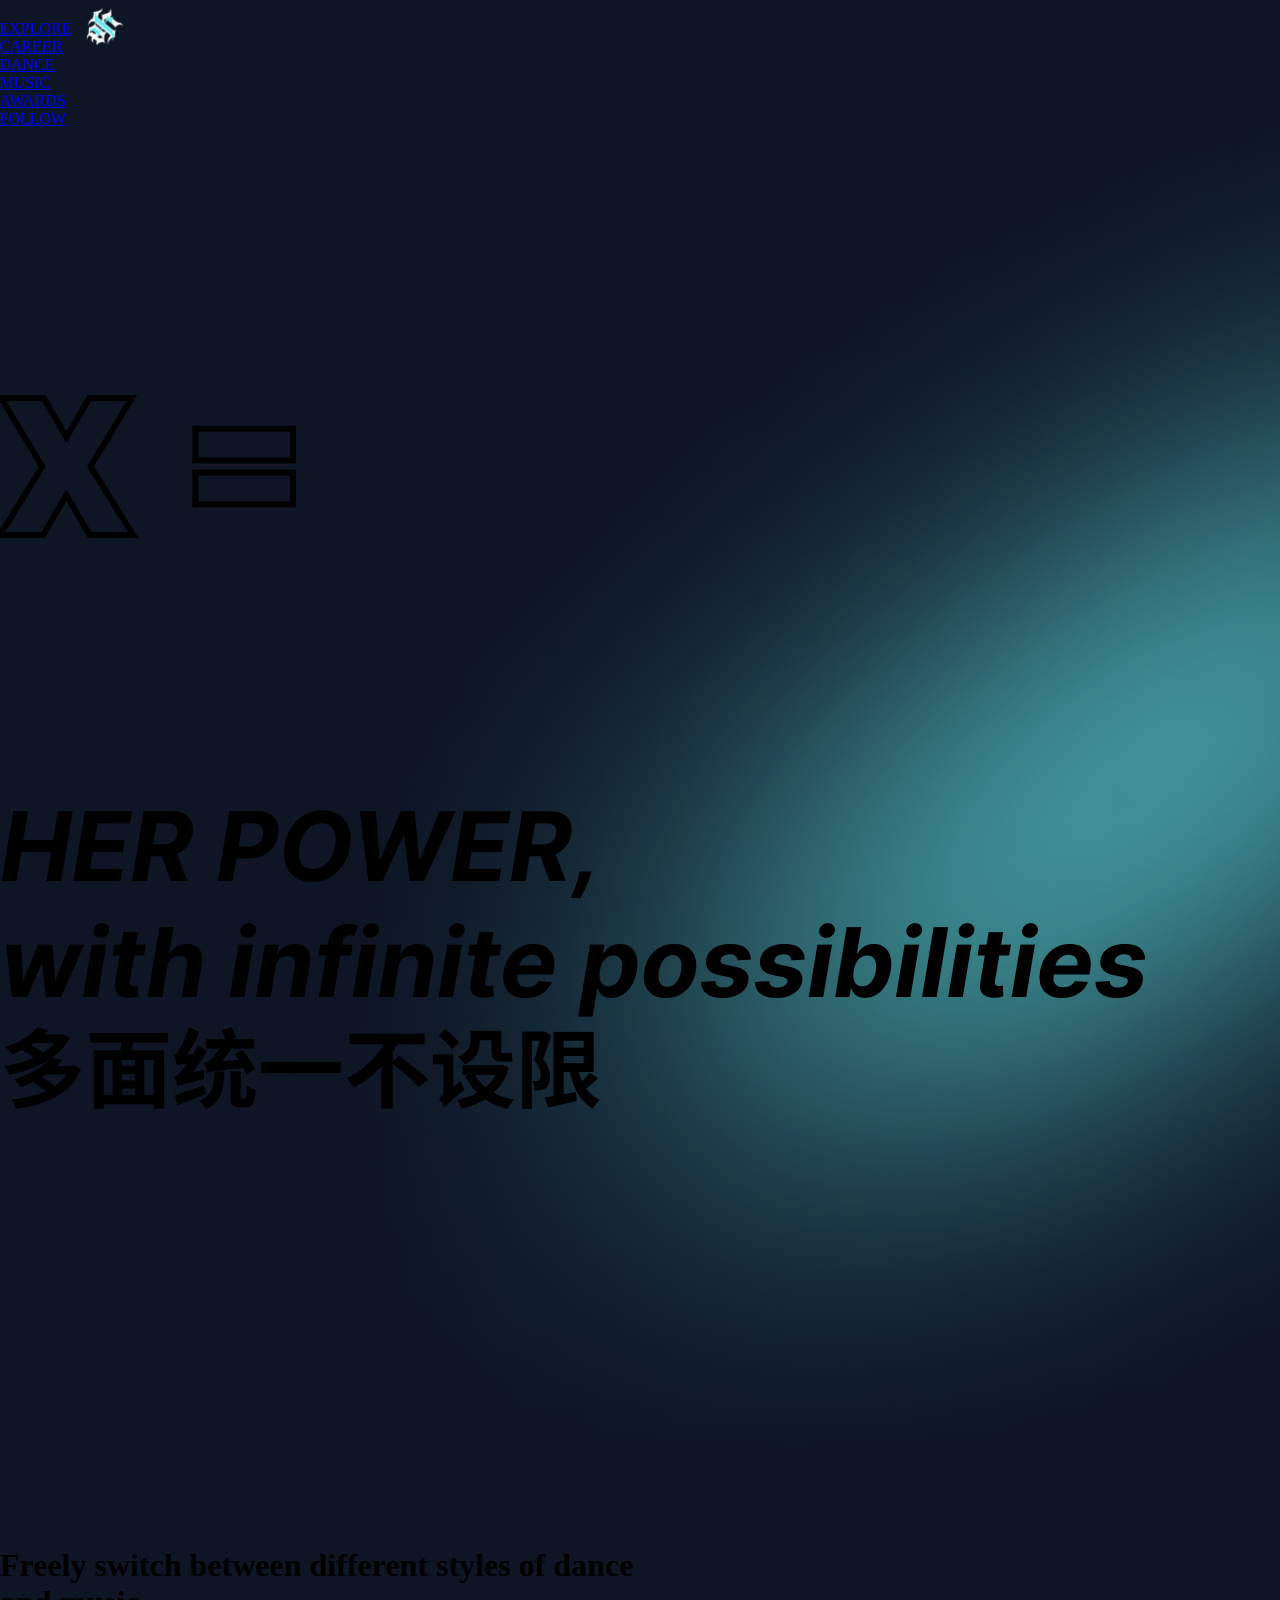
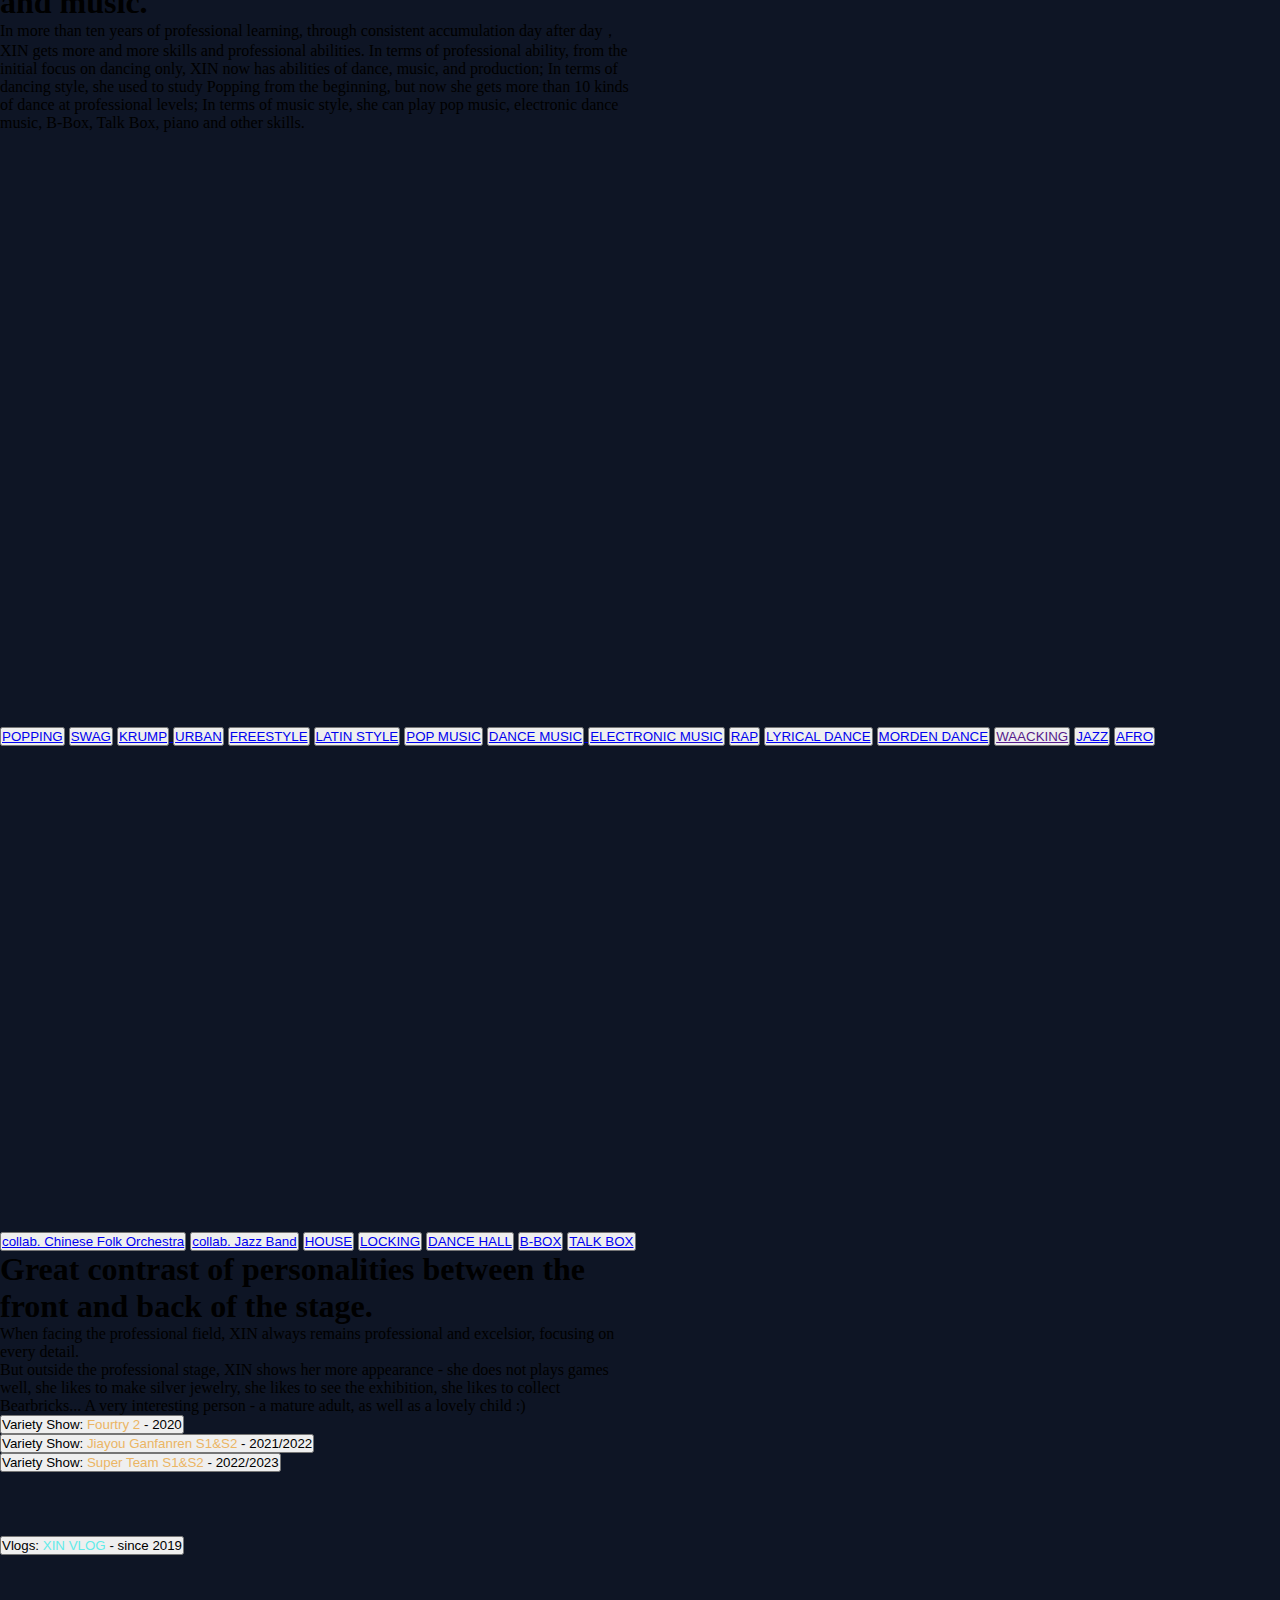
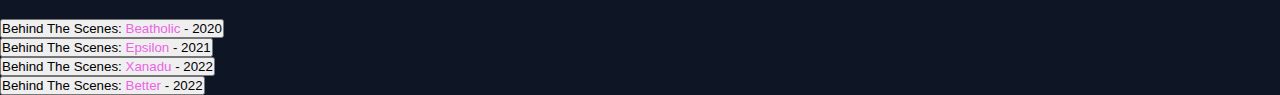
<file: explore1.html>
<!DOCTYPE html>
<html lang="en">
<head>
	<meta charset="UTF-8">
	<meta name="viewport" content="width=device-width, initial-scale=1.0">
	<link rel="stylesheet" href="style.css">
	<link href="https://fonts.googleapis.com/css2?family=Inter:wght@400;500;600;700;800;900&display=swap" rel="stylesheet">
	<title>XIN | EXPLORE</title>
</head>

<body>
	<div class="nav">
		<a href="https://ccchenyh.github.io/Born-In-X/"><img src="xin-logo.png" alt="" style="width: 4%; padding-left: 6%; margin-bottom: -3%;"></a>
		<ul>
 			<li><a href="https://ccchenyh.github.io/Born-In-X/#explore-start">EXPLORE</a></li>
 			<li><a href="https://ccchenyh.github.io/Born-In-X/career.html">CAREER</a></li>
 			<li><a href="https://ccchenyh.github.io/Born-In-X/dance.html">DANCE</a></li>
 			<li><a href="https://ccchenyh.github.io/Born-In-X/music.html">MUSIC</a></li>
 			<li><a href="https://ccchenyh.github.io/Born-In-X/award.html">AWARDS</a></li>
 			<li><a href="https://ccchenyh.github.io/Born-In-X/#follow-xin">FOLLOW</a></li>
		</ul>
	</div>

	<section id="title">
		<img src="title-explore1.png" alt="">
	</section>

	<section id="sample1-1">
		<h1 style="width: 50%;">Freely switch between different styles of dance and music. </h1>
		<article style="width: 50%;">In more than ten years of professional learning, through consistent accumulation day after day， XIN gets more and more skills and professional abilities. In terms of professional ability, from the initial focus on dancing only, XIN now has abilities of dance, music, and production; In terms of dancing style, she used to study Popping from the beginning, but now she gets more than 10 kinds of dance at professional levels; In terms of music style, she can play pop music, electronic dance music, B-Box, Talk Box, piano and other skills.</article>
		<div class="button-group" style="padding-top: 3.5%;">
			<button class="blue" style="left: 35%; margin-top: 3.5%;"><a href="https://ccchenyh.github.io/Born-In-X/dance.html#Popping">POPPING</a></button>
			<button class="blue" style="left:48%; margin-top: 9%;"><a href="https://ccchenyh.github.io/Born-In-X/dance.html#Swag">SWAG</a></button>
			<button class="blue" style="left: 5%; margin-top: 8%;"><a href="https://ccchenyh.github.io/Born-In-X/dance.html#Krump">KRUMP</button>
			<button class="blue" style="left: 20%; margin-top: 22%;"><a href="https://ccchenyh.github.io/Born-In-X/dance.html#Urban">URBAN</a></button>
			<button class="blue" style="right: 28%; margin-top: 16%;"><a href="https://ccchenyh.github.io/Born-In-X/dance.html#Freestyle">FREESTYLE</a></button>
			<button class="blue" style="right: 5%; margin-top: 0%;"><a href="https://youtube.com/watch?v=n5O9_hJkRC0&si=EnSIkaIECMiOmarE">LATIN STYLE</a></button>
			<button class="blue" style="right: 40%; margin-top: 43%;"><a href="https://y.qq.com/n/ryqq/singer/001uGW6E0C9wva/song">POP MUSIC</a></button>
			<button class="blue" style="left:32%; margin-top: 28%"><a href="https://youtube.com/playlist?list=PL_Q_gwCwSArvmLCDaCqRXGurCPxIPnoBQ&si=EnSIkaIECMiOmarE">DANCE MUSIC</button>
			<button class="blue" style="right: 13%; margin-top: 26%;"><a href="https://youtube.com/watch?v=Zsiu3c2zyF8&si=EnSIkaIECMiOmarE">ELECTRONIC MUSIC</a></button>
			<button class="blue" style="right:28%; margin-top: 35%;"><a href="https://www.bilibili.com/video/BV1CP4y1s7x1/?share_source=copy_web&vd_source=6f0d09fd75ca1ff5753ceb237ac6267f">RAP</a></button>

			<button class="pink" style="left: 20%; margin-top: 13%;"><a href="https://ccchenyh.github.io/Born-In-X/dance.html#Lyrical">LYRICAL DANCE</a></button>
			<button class="pink" style="right: 5%; margin-top: 18%;"><a href="https://www.bilibili.com/video/BV1oL4y187kV/?p=2&share_source=copy_web&vd_source=6f0d09fd75ca1ff5753ceb237ac6267f">MORDEN DANCE</a></button>
			<button class="pink" style="right:25%; margin-top: 5%;"><a href=""https://ccchenyh.github.io/Born-In-X/dance.html#Waacking">WAACKING</a></button>
			<button class="pink" style="left: 8%; margin-top: 18%;"><a href="https://ccchenyh.github.io/Born-In-X/dance.html#Jazz">JAZZ</a></button>
			<button class="pink" style="right: 38%; margin-top: 25%;"><a href="https://ccchenyh.github.io/Born-In-X/dance.html#Afro">AFRO</a></button>
			<button class="pink" style="left: 17%; margin-top: 38%;"><a href="https://www.bilibili.com/video/BV1T44y1s7sC/?share_source=copy_web&vd_source=6f0d09fd75ca1ff5753ceb237ac6267f&t=7">collab. Chinese Folk Orchestra</a></button>
			<button class="pink" style="right: 6%; margin-top: 34%;"><a href="https://www.bilibili.com/video/BV1Rs4y1t7sD/?share_source=copy_web&vd_source=6f0d09fd75ca1ff5753ceb237ac6267f">collab. Jazz Band</a></button>
			
			<button class="yellow" style="left:40%; margin-top: 18%;"><a href="https://www.bilibili.com/video/BV1AD4y1d73y/?share_source=copy_web&vd_source=6f0d09fd75ca1ff5753ceb237ac6267f&t=188">HOUSE</a></button>
			<button class="yellow" style="left:20%; margin-top: 5%;"><a href="https://www.bilibili.com/video/BV1GD4y1o72M/?share_source=copy_web&vd_source=6f0d09fd75ca1ff5753ceb237ac6267f&t=111">LOCKING</a></button>
			<button class="yellow" style="right: 8%; margin-top: 10%;"><a href="https://ccchenyh.github.io/Born-In-X/dance.html#Hall">DANCE HALL</a></button>
			<button class="yellow" style="right:40%; margin-top: 35%;"><a href="https://youtube.com/watch?v=gJ-w2RNXuL0&si=EnSIkaIECMiOmarE">B-BOX</a></button>
			<button class="yellow" style="left:12%; margin-top: 30%;"><a href="https://youtube.com/watch?v=koGPwQSkPxA&si=EnSIkaIECMiOmarE&t=12">TALK BOX</a></button>
			</div>	
	</section>

	<section id="sample1-2">
		<h1 style="width: 50%;">Great contrast of personalities between the front and back of the stage.</h1>
		<article style="width: 50%;">When facing the professional field, XIN always remains professional and excelsior, focusing on every detail. <br>But outside the professional stage, XIN shows her more appearance - she does not plays games well, she likes to make silver jewelry, she likes to see the exhibition, she likes to collect Bearbricks... A very interesting person - a mature adult, as well as a lovely child :) </article>

		<div class="button-folder">
			<div class="fold-show-1">
				<button class="button-yellow">
					<p>Variety Show: <span style="color: #EBB564;">Fourtry 2</span> - 2020</p>
				</button>
				<div class="fold-content" style="display: none;">					
					<article>For the vast majority of the audience, this is the first show where we can get to know more about XIN is in life. Compared with the seriousness to music and dance works, she is much more relaxed in Fourty2, and people have some new cognitions about her. For example, she is not good at playing games, she is afraid of room escaping games, and so on.</article>
					<article style="padding-top: 2%;">Meanwhile, in this variety show, the participants need to operate a fashion brand store. As a salesperson in the team, XIN shows her good communication skills and she is a very careful person, no matter to the elder persons or to the children. </article>
					<button class="link-yellow"><a href="https://youtube.com/playlist?list=PLlCrV9TCfzMZpP6PxZWuxIHmvCAIkFtho&si=EnSIkaIECMiOmarE">Watch Full Playlist on YouTube</a></button>
					<img src="img-潮流.png" alt="">
			</div>
			<div class="fold-show-2">
				<button class="button-yellow">
					<p>Variety Show: <span style="color: #EBB564;">Jiayou Ganfanren S1&S2</span> - 2021/2022</p>
				</button>
				<div class="fold-content" style="display: none;">					
					<article>This is XIN's first time on a food show. In the first season of "Jiayou Ganfanren", five participants visited six cities - Shanghai, Harbin, Guiyang, Changsha, Pingtan and Chengdu - to taste local cuisines, interact with people from all over the world, and appreciate different folk customs and customs. </article>
					<article style="padding-top: 2%;">XIN spent most of the time in practicing dance and music since childhood to, so participating in this program can give her a chance to visit different places, see more things that has never seen, taste more different flavors, enriching her experience and insights. </article>
					<button class="link-yellow"><a href="https://youtube.com/playlist?list=PLGjsh-EBqdUO428eh1SQaYt-25pNx9uzB&si=EnSIkaIECMiOmarE">Watch Full Playlist on YouTube</a></button>
					<img src="img-吃货团1.png" alt="" >
					<hr style="color: #EBB564; border: 2px solid; margin: 22% 0 10% 0;">
					<article>In Season 2, XIN went to  & Chaozhou, Chengdu, Luoyang, Ordos & Hohhot, and Xi'an. Apart from tasting more food, this time, people get closer to local culture and activities. For example, riding horses on the grasslands of Inner Mongolia, and  experiencing rock music with local bands in Shenyang.</article>
					<button class="link-yellow"><a href="https://youtube.com/playlist?list=PLbK6_mYoJfEAtumwP99SsLbX6GF_5TwBn&si=EnSIkaIECMiOmarE">Watch Full Playlist on YouTube</a></button>
					<img src="img-吃货团2.png" alt="">
			</div>
			<div class="fold-show-3" style="padding-bottom: 5%;">
				<button class="button-yellow">
					<p>Variety Show: <span style="color: #EBB564;">Super Team S1&S2</span> - 2022/2023</p>
				</button>
				<div class="fold-content" style="display: none; margin-bottom:6%;">
					<article>With the 2022 Winter Olympics in Beijing, XIN and China's women's short track speed skating world champion, Wang Meng, experience different ice and snow sports together, such as snowboarding, ice hockey, short track speed skating and so on, for promoting the charms of ice and snow sports, as well as showing the competitive sportsmanship. </article>
					<button class="link-yellow"><a href="https://youtube.com/playlist?list=PLbK6_mYoJfEAp3dK_ZTJx01oS26QxZXsn&si=EnSIkaIECMiOmarE">Watch Full Playlist on YouTube</a></button>
					<img src="img-联盟.png" alt="" style="margin-top: -12%;">
				</div>
			</div>

			<div class="fold-show-5" style="padding-bottom: 5%;">
				<button class="button-blue">
					<p>Vlogs: <span style="color: #63EBE9;">XIN VLOG</span> - since 2019</p>
				</button>
				<div class="fold-content" style="display: none; padding-bottom: 15%;">
					<article>Here is where XIN communicates with her UMs (followers) by sharing her working features and vacations, like shopping, eating delicious foods, doing sports with friends, making silver ornaments, etc.</article>
					<button class="link-blue"><a href="https://youtube.com/playlist?list=PLjLaeK_AjkxrINZi6sZblBtMRra2Hvpx-&si=EnSIkaIECMiOmarE">Watch Full Playlist on YouTube</a></button>
					<img src="xin-vlog.png" alt="" style="margin-top: -7%;">
				</div>
			</div>

			<div class="fold-show-5">
				<button class="button-pink">
					<p>Behind The Scenes: <span style="color: #EB64E6;">Beatholic</span> - 2020</p>
				</button>
				<div class="fold-content" style="display: none; padding-bottom: 15%;">
					<article>This series of videos record the whole producing process of a single music released in 2020, "Beatholic". It introduces XIN's team flew to Japan to finish the song recording and MV shooting during about 1 months. We can see how XIN communicate with sound engineer, dancers, cotumer, MV director, and so on.</article>
					<button class="link-pink"><a href="https://youtube.com/playlist?list=PLjLaeK_AjkxosDGVpHqxA6L8BDdejTMC4&si=EnSIkaIECMiOmarE">Watch Full Playlist on YouTube</a></button>
					<img src="bhts-b.png" alt="" style="margin-top: -11%;">
				</div>
			</div>

			<div class="fold-show-5">
				<button class="button-pink">
					<p>Behind The Scenes: <span style="color: #EB64E6;">Epsilon</span> - 2021</p>
				</button>
				<div class="fold-content" style="display: none; padding-bottom: 8%;">
					<article>The videos show how XIN practiced and recorded the three songs for the EP "Epsilon".</article>
					<button class="link-pink"><a href="https://www.bilibili.com/video/BV1U54y1L7rN/?share_source=copy_web&vd_source=6f0d09fd75ca1ff5753ceb237ac6267f">Watch on Bilibili</a></button>
					<img src="bhts-e.png" alt="" style="margin-top: -3%;">
				</div>
			</div>

			<div class="fold-show-5">
				<button class="button-pink">
					<p>Behind The Scenes: <span style="color: #EB64E6;">Xanadu</span> - 2022</p>
				</button>
				<div class="fold-content" style="display: none; padding-bottom: 15%;">
					<article>These series of "Behind The Scenes" contains two parts mainly, one is working in recording studio, the other is working in dance studio and MV shooting scenes.</article>
					<article style="padding-top: 2%;">Thereinto, we can see how XIN communicated her ideas with her working partners and how she cooperated with different musicians and professional dancers in the world remotely due to the pandemic.</article>
					<button class="link-pink"><a href="https://youtube.com/playlist?list=PL_Q_gwCwSArvmLCDaCqRXGurCPxIPnoBQ&si=EnSIkaIECMiOmarE">Watch Full Playlist on YouTube</a></button>
					<img src="bhts-x.png" alt="" style="margin-top: -16%;">
				</div>
			</div>

			<div class="fold-show-6">
				<button class="button-pink">
					<p>Behind The Scenes: <span style="color: #EB64E6;">Better</span> - 2022</p>
				</button>
				<div class="fold-content" style="display: none; padding-bottom: 10%;">
					<article>As the first step of the "X Crossing Project", XIN was invited by SM Entertainment to complete the Better Chinese version of the collaboration with BoA. It will be released in 2022 to mark the 30th anniversary of the establishment of diplomatic ties between China and South Korea.</article>
					<article style="padding-top: 2%;">The work was actually completed in 2021, when the Chinese and South Korean teams could not cooperate face to face amid the epidemic. In the singing part of the song, the producer of SM side and XIN connection for 8 hours to complete the recording; In the dance performance and MV shooting, advanced video synthesis technology is used, but it is a new experience and a very difficult test for both BoA and XIN.</article>
					<button class="link-pink"><a href="https://youtube.com/watch?v=E4NfknEJd2Q&si=EnSIkaIECMiOmarE">Watch on YouTube</a></button>
					<img src="bhts-bt.png" alt="" style="margin-top: -24%;">
				</div>
			</div>
		</div>
		
	</section>


<script>
var coll = document.getElementsByClassName("button-yellow");
var i;

for (i = 0; i < coll.length; i++) {
  coll[i].addEventListener("click", function() {
    this.classList.toggle("active");
    var content = this.nextElementSibling;
    if (content.style.display === "block") {
      content.style.display = "none";
    } else {
      content.style.display = "block";
    }
  });
}

var coll = document.getElementsByClassName("button-blue");
var i;

for (i = 0; i < coll.length; i++) {
  coll[i].addEventListener("click", function() {
    this.classList.toggle("active");
    var content = this.nextElementSibling;
    if (content.style.display === "block") {
      content.style.display = "none";
    } else {
      content.style.display = "block";
    }
  });
}

var coll = document.getElementsByClassName("button-pink");
var i;

for (i = 0; i < coll.length; i++) {
  coll[i].addEventListener("click", function() {
    this.classList.toggle("active");
    var content = this.nextElementSibling;
    if (content.style.display === "block") {
      content.style.display = "none";
    } else {
      content.style.display = "block";
    }
  });
}
</script>

</body>
</html>
</file>
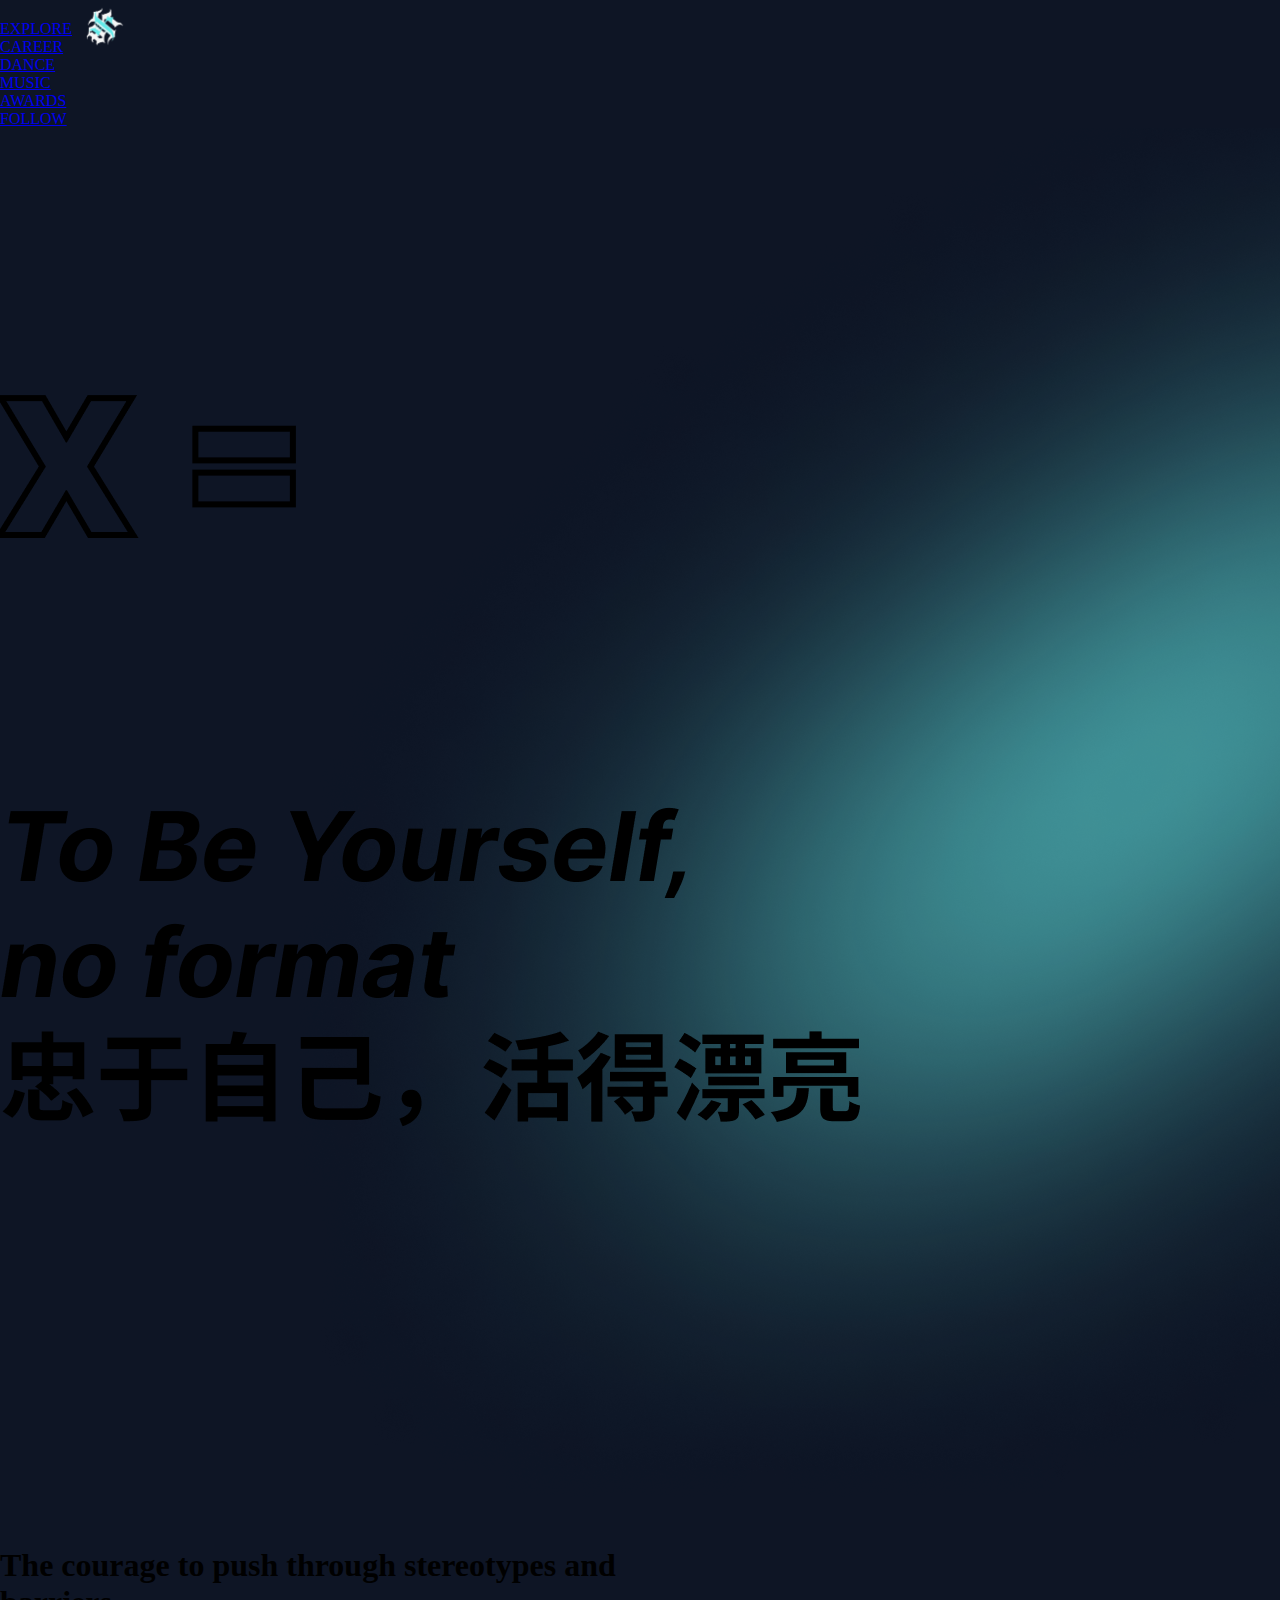
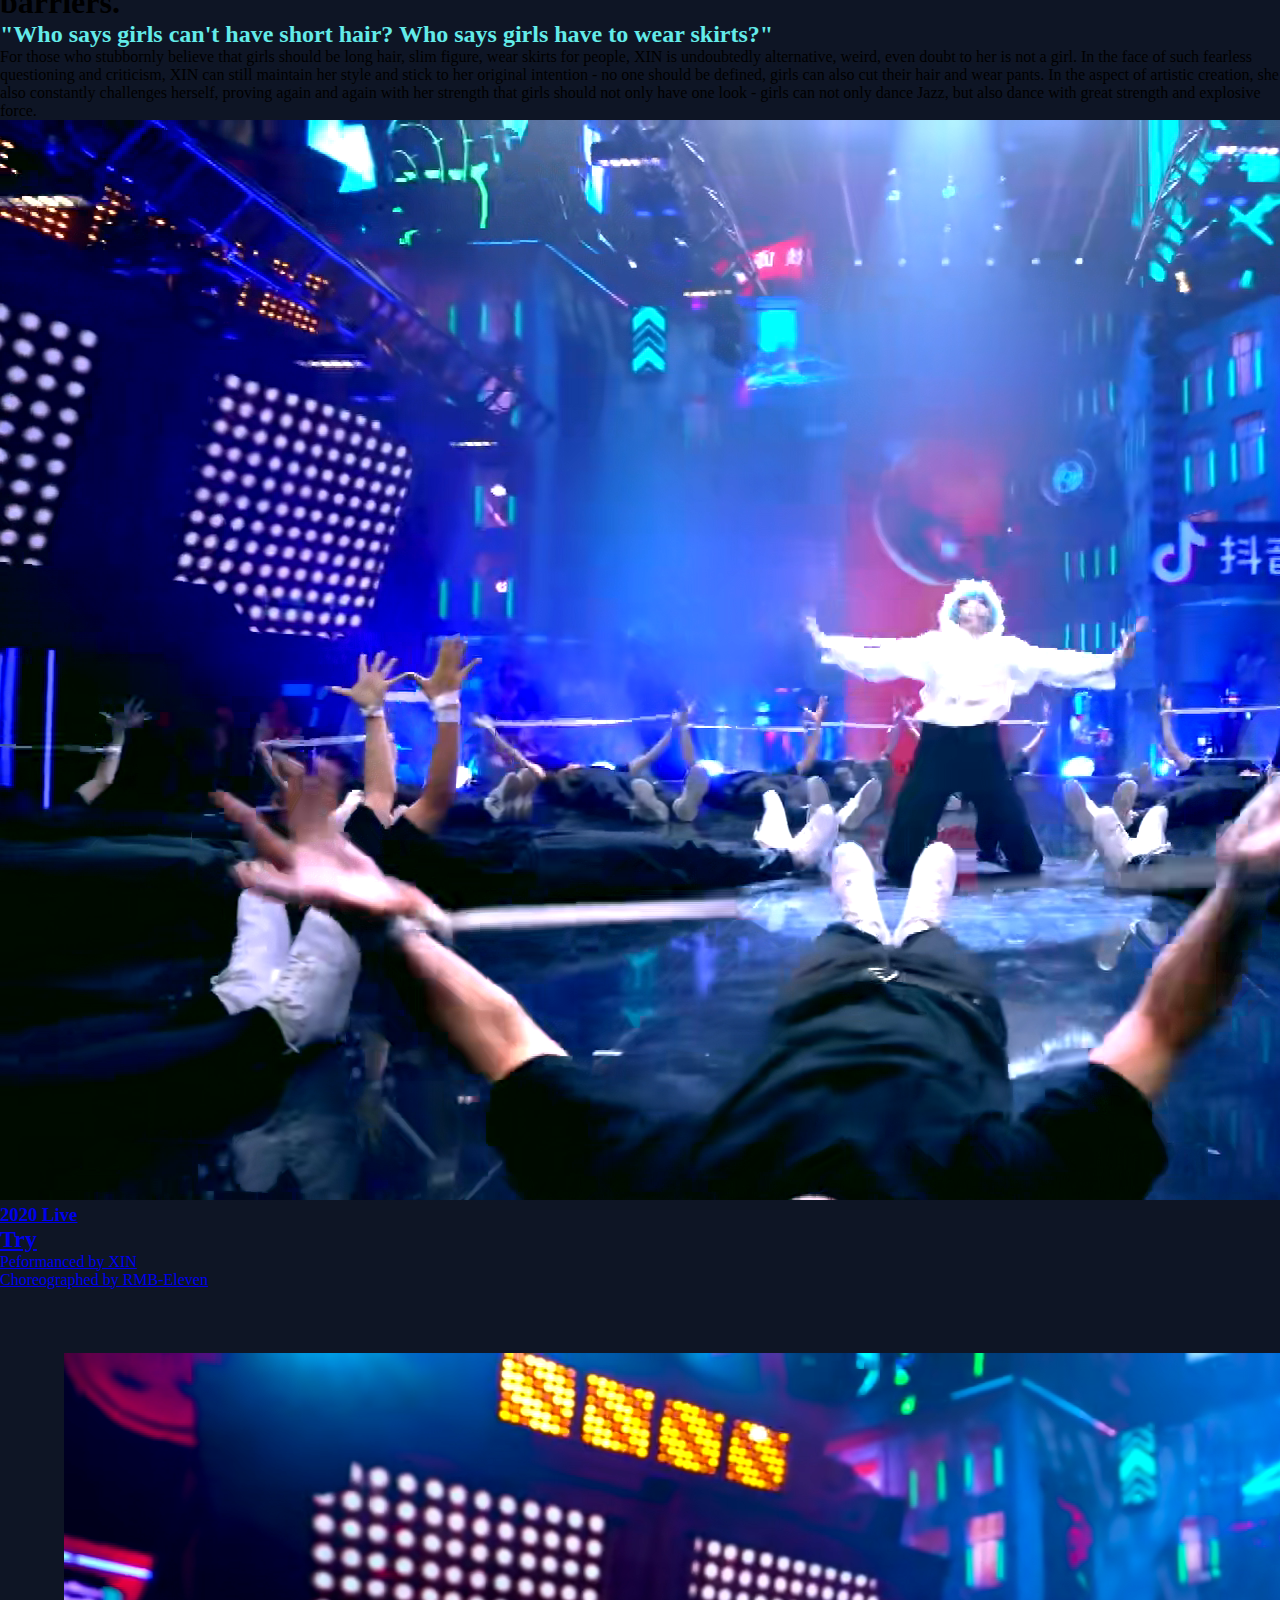
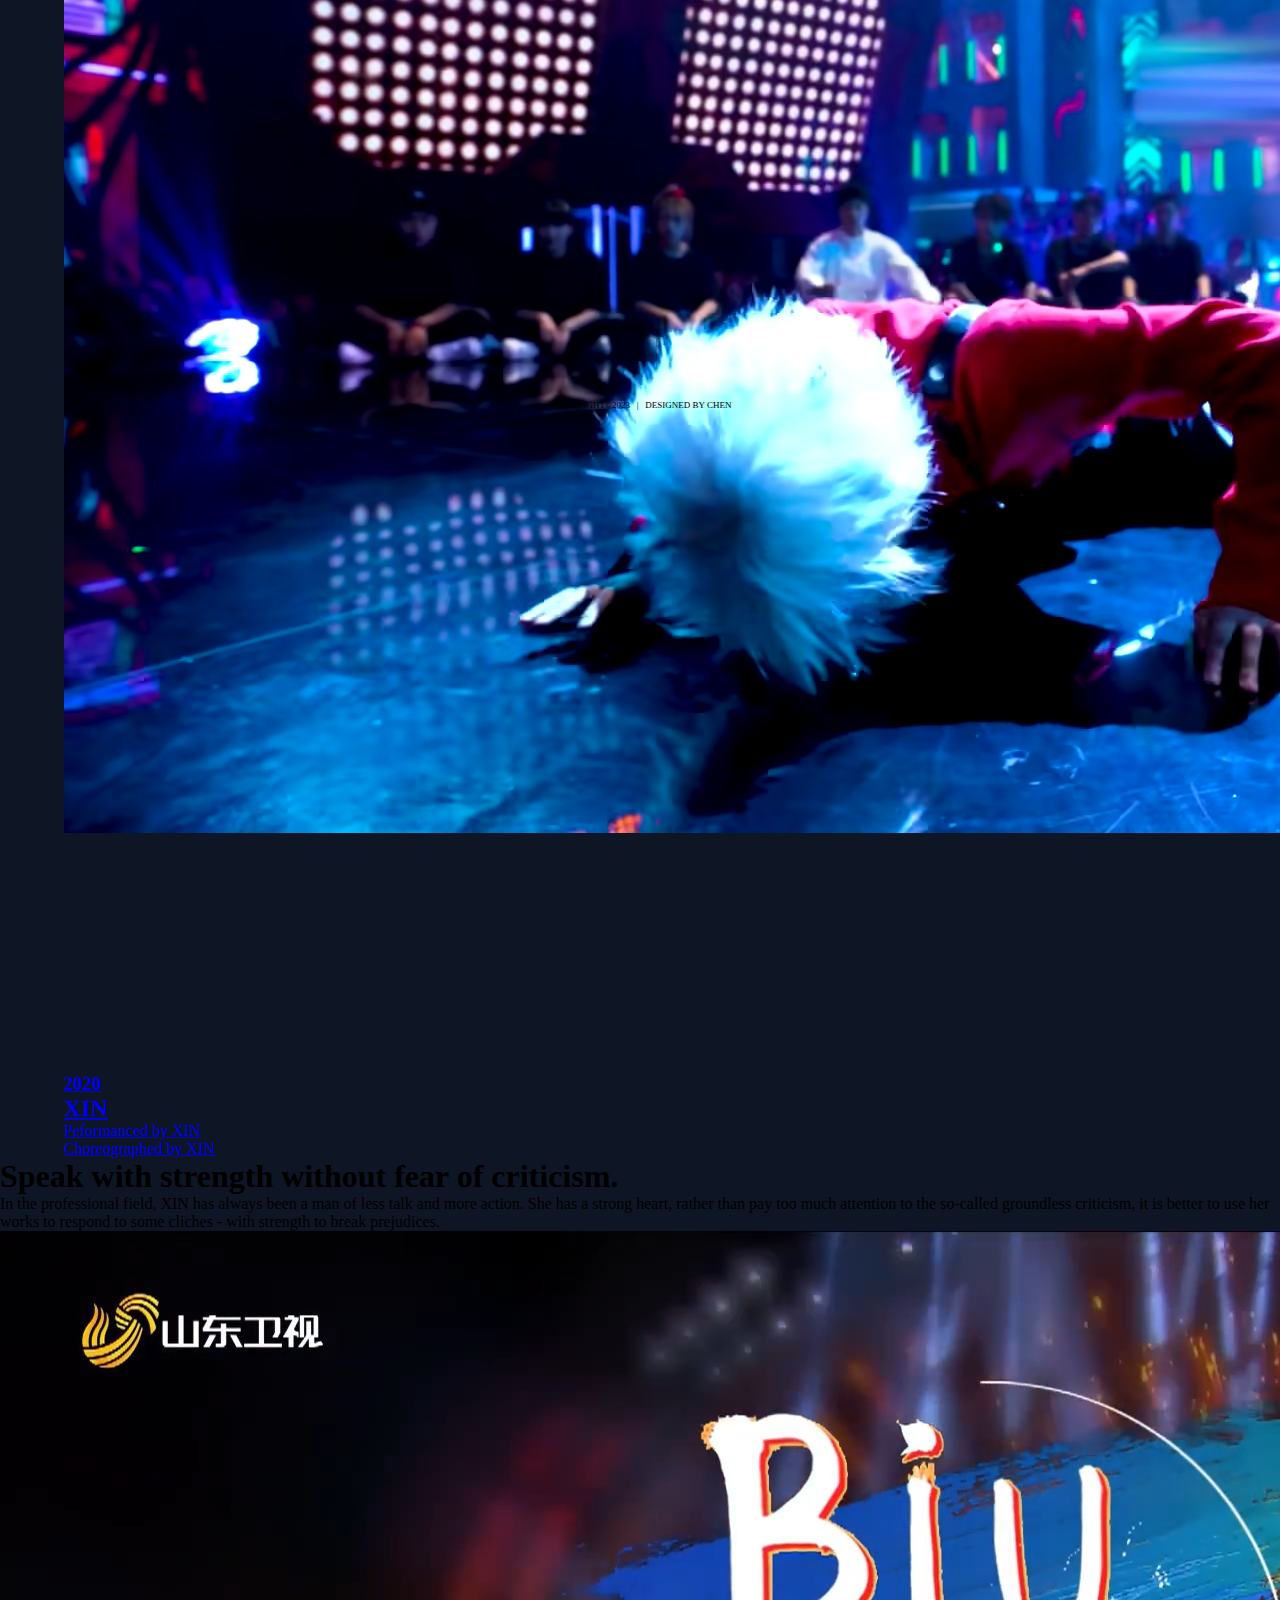
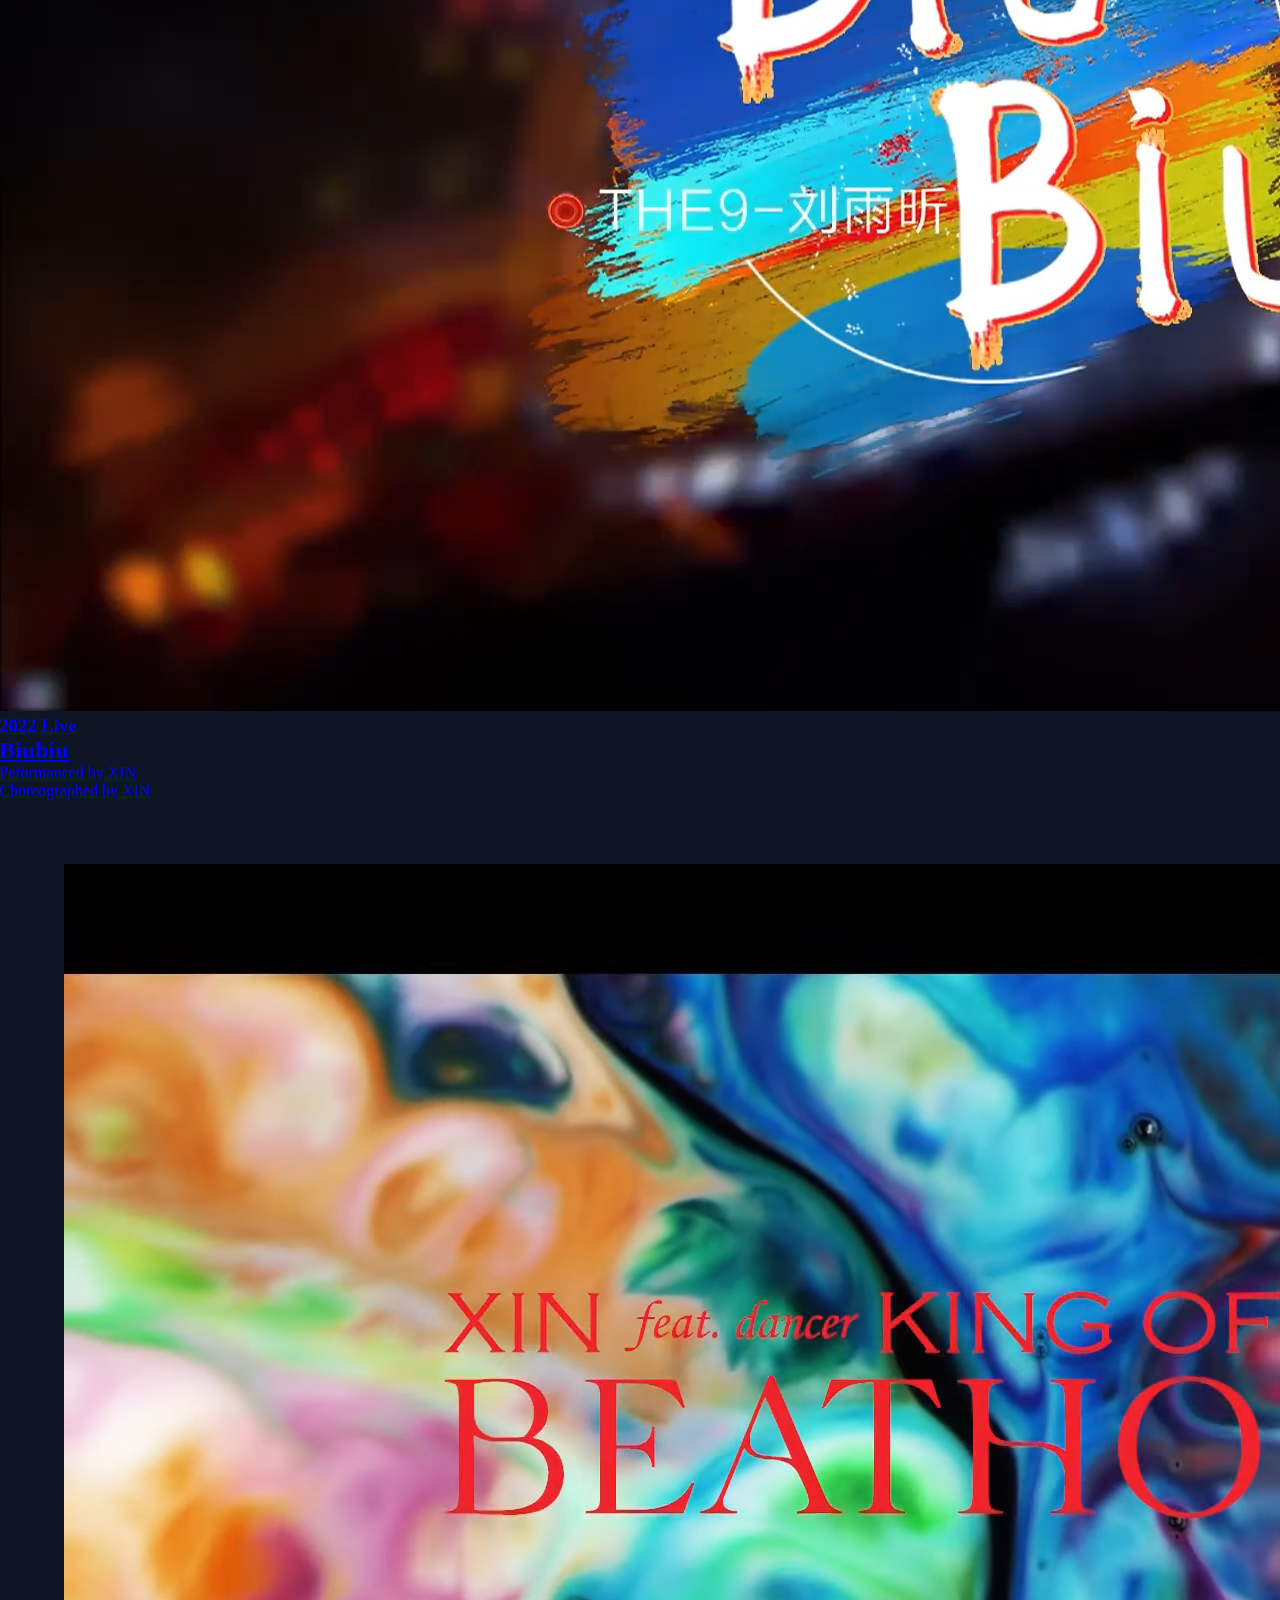
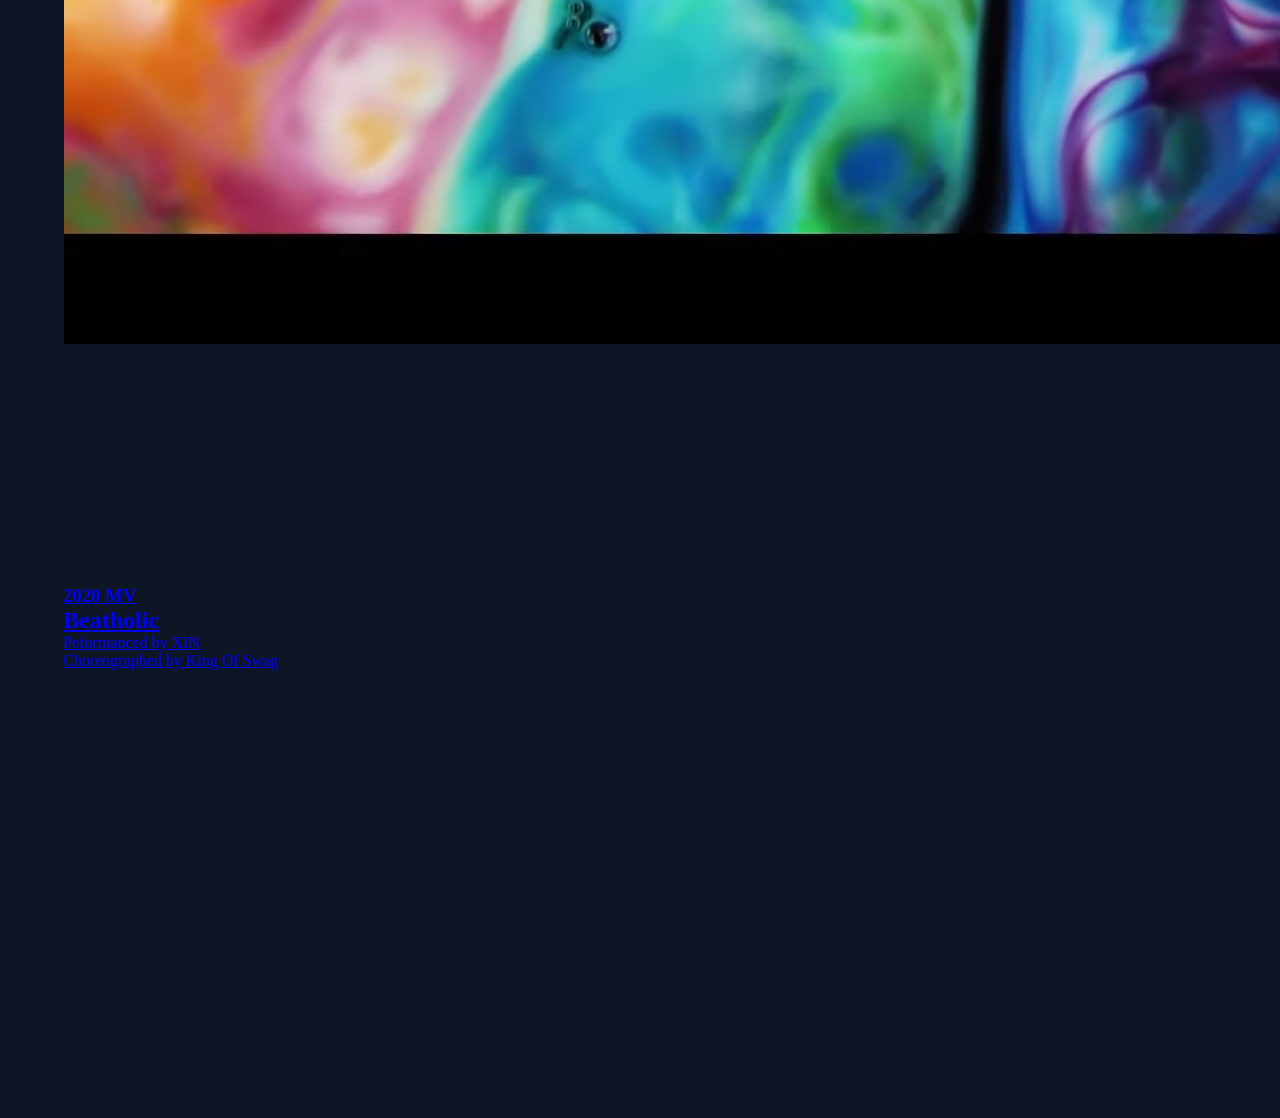
<file: explore2.html>
<!DOCTYPE html>
<html lang="en">
<head>
	<meta charset="UTF-8">
	<meta name="viewport" content="width=device-width, initial-scale=1.0">
	<link rel="stylesheet" href="style.css">
	<link href="https://fonts.googleapis.com/css2?family=Inter:wght@400;500;600;700;800;900&display=swap" rel="stylesheet">
	<title>XIN | EXPLORE</title>
</head>

<body>
	<div class="nav">
		<a href="https://ccchenyh.github.io/Born-In-X/"><img src="xin-logo.png" alt="" style="width: 4%; padding-left: 6%; margin-bottom: -3%;"></a>
		<ul>
 			<li><a href="https://ccchenyh.github.io/Born-In-X/#explore-start">EXPLORE</a></li>
 			<li><a href="https://ccchenyh.github.io/Born-In-X/career.html">CAREER</a></li>
 			<li><a href="https://ccchenyh.github.io/Born-In-X/dance.html">DANCE</a></li>
 			<li><a href="https://ccchenyh.github.io/Born-In-X/music.html">MUSIC</a></li>
 			<li><a href="https://ccchenyh.github.io/Born-In-X/award.html">AWARDS</a></li>
 			<li><a href="https://ccchenyh.github.io/Born-In-X/#follow-xin">FOLLOW</a></li>
		</ul>
	</div>

	<section id="title">
		<img src="title-explore2.png" alt="">
	</section>

	<section id="sample2">
		<div class="text">
			<h1 style="width: 50%;">The courage to push through stereotypes and barriers.</h1>
			<article style="font-weight: 600; font-size: x-large; color: #63EBE9;">"Who says girls can't have short hair? Who says girls have to wear skirts?"</article>
 			<article>For those who stubbornly believe that girls should be long hair, slim figure, wear skirts for people, XIN is undoubtedly alternative, weird, even doubt to her is not a girl. In the face of such fearless questioning and criticism, XIN can still maintain her style and stick to her original intention - no one should be defined, girls can also cut their hair and wear pants. In the aspect of artistic creation, she also constantly challenges herself, proving again and again with her strength that girls should not only have one look - girls can not only dance Jazz, but also dance with great strength and explosive force.</article>
		</div>
		<div class="sample2-show" style="top: 70%;">
			<div class="sample2-img">
				<a href="https://www.bilibili.com/video/BV17y4y1r7M4/?share_source=copy_web&vd_source=6f0d09fd75ca1ff5753ceb237ac6267f">
					<img src="cover-dance-try.png" alt="" style="z-index: ;">	
						<div class="sample2-info">
						<h3>2020 Live</h3>
						<h2>Try</h2>
						<p>Peformanced by XIN <br>Choreographed by RMB-Eleven</p>
						</div>
					</a>
				</div>
			<div class="sample2-img">
				<a href="https://www.bilibili.com/video/BV1va4y1j7zg/?share_source=copy_web&vd_source=6f0d09fd75ca1ff5753ceb237ac6267f">
					<img src="cover-dance-红衣女战士.PNG" alt="" style="margin-left: 5%; margin-top: 5%;">	
						<div class="sample2-info" style="margin-left: 5%;margin-top: 18.5%;">
						<h3>2020</h3>
						<h2>XIN</h2>
						<p>Peformanced by XIN <br>Choreographed by XIN</p>
						</div>
					</a>
				</div>
			</div>
		</div>
	</section>

	<section id="sample2" style="top: 265%;">
		<div class="text">
			<h1 style="width: 50%;">Speak with strength without fear of criticism.</h1>
			<article>In the professional field, XIN has always been a man of less talk and more action. She has a strong heart, rather than pay too much attention to the so-called groundless criticism, it is better to use her works to respond to some cliches - with strength to break prejudices.</article>
		</div>
		<div class="sample2-show" style="top:70%;padding-bottom: 35%;">
			<div class="sample2-img">
				<a href="https://www.bilibili.com/video/BV1St4y1B7Ap/?share_source=copy_web&vd_source=6f0d09fd75ca1ff5753ceb237ac6267f&t=10">
					<img src="cover-dance-biubiu.png" alt="" style="z-index: ;">	
						<div class="sample2-info">
						<h3>2022 Live</h3>
						<h2>Biubiu</h2>
						<p>Peformanced by XIN <br>Choreographed by XIN</p>
						</div>
					</a>
				</div>
			<div class="sample2-img">
				<a href="https://youtube.com/watch?v=Ztexw_aBgu8&si=EnSIkaIECMiOmarE">
					<img src="cover-dance-节奏病.png" alt="" style="margin-left: 5%; margin-top: 5%;">	
						<div class="sample2-info" style="margin-left: 5%;margin-top: 18.5%;">
						<h3>2020 MV</h3>
						<h2>Beatholic</h2>
						<p>Peformanced by XIN <br>Choreographed by King Of Swag</p>
						</div>
					</a>
				</div>
			</div>
		</div>
	</section>

	<footer style="position: absolute; top: 400%; font-size: xx-small; padding-bottom: 1.5%; left: 43.25%;">COPYRIGHT©2023 &nbsp | &nbsp DESIGNED BY CHEN</footer>
	
</body>
</html>
</file>
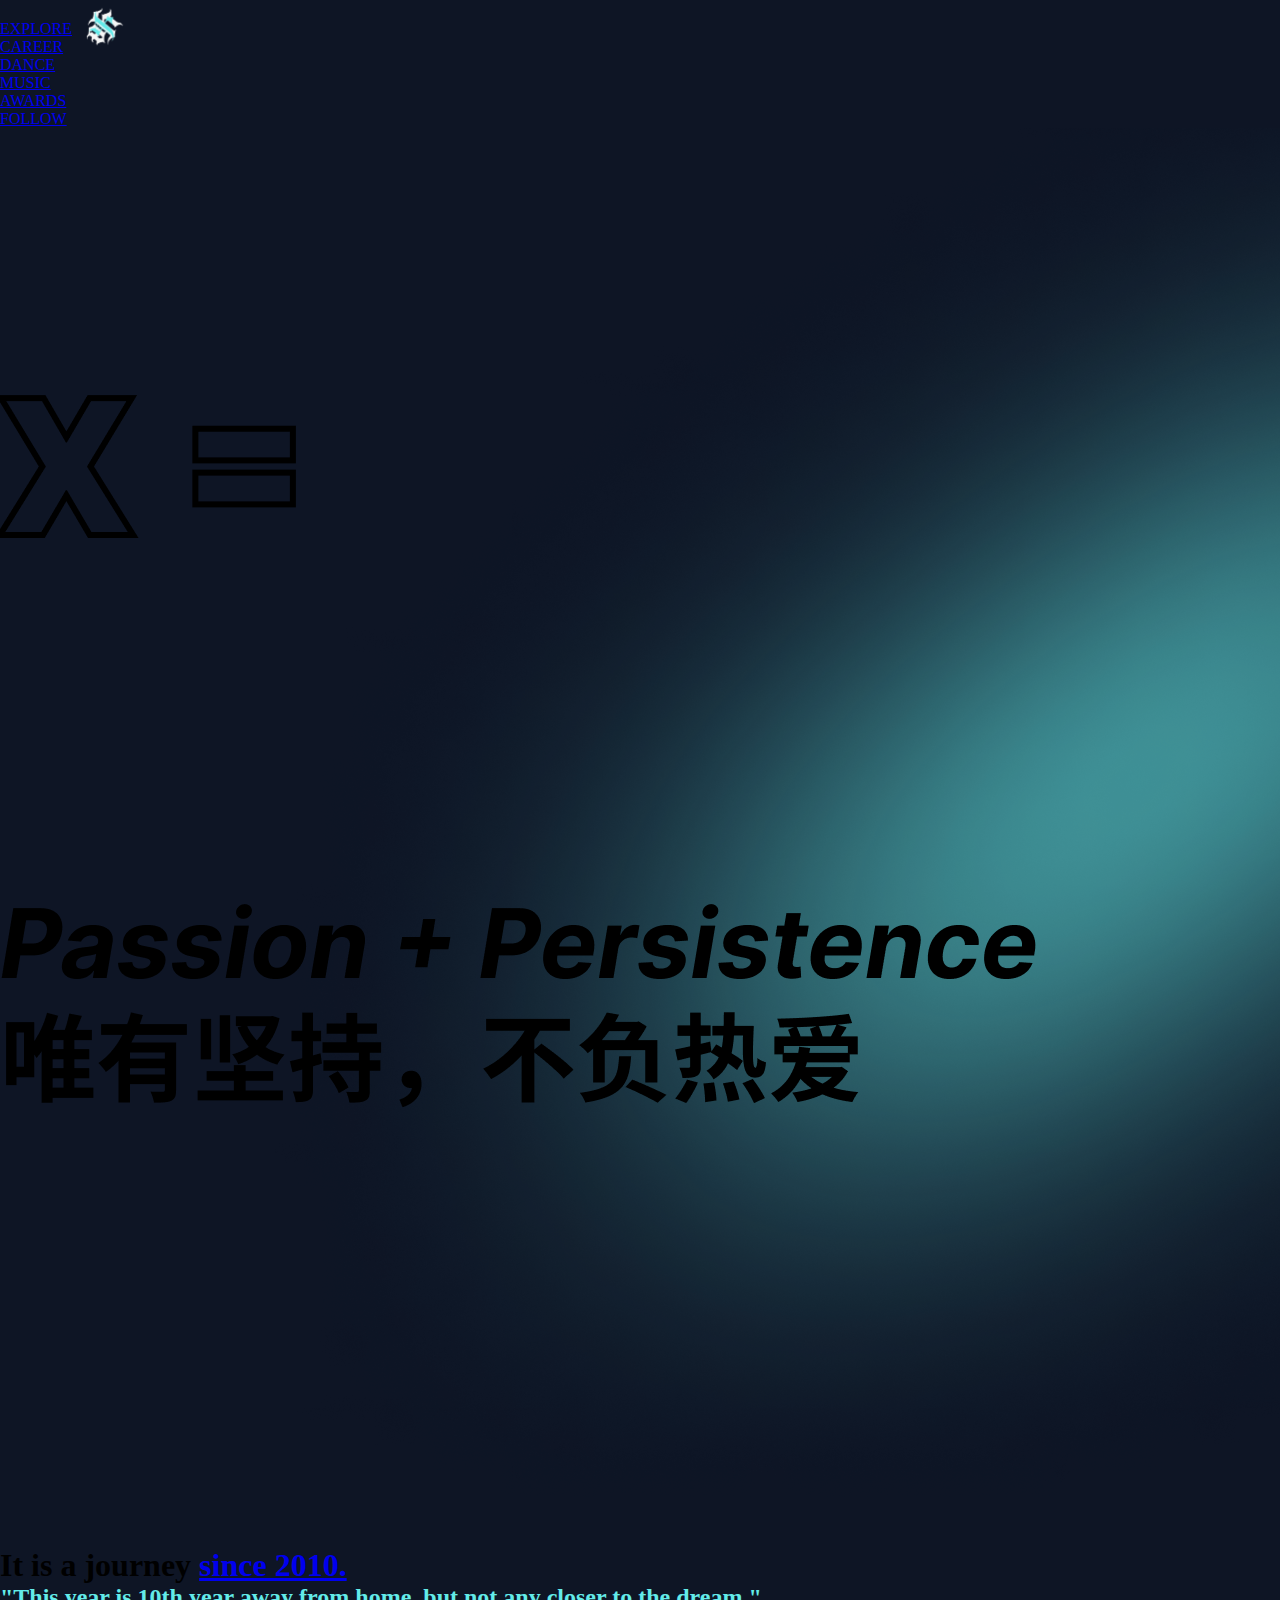
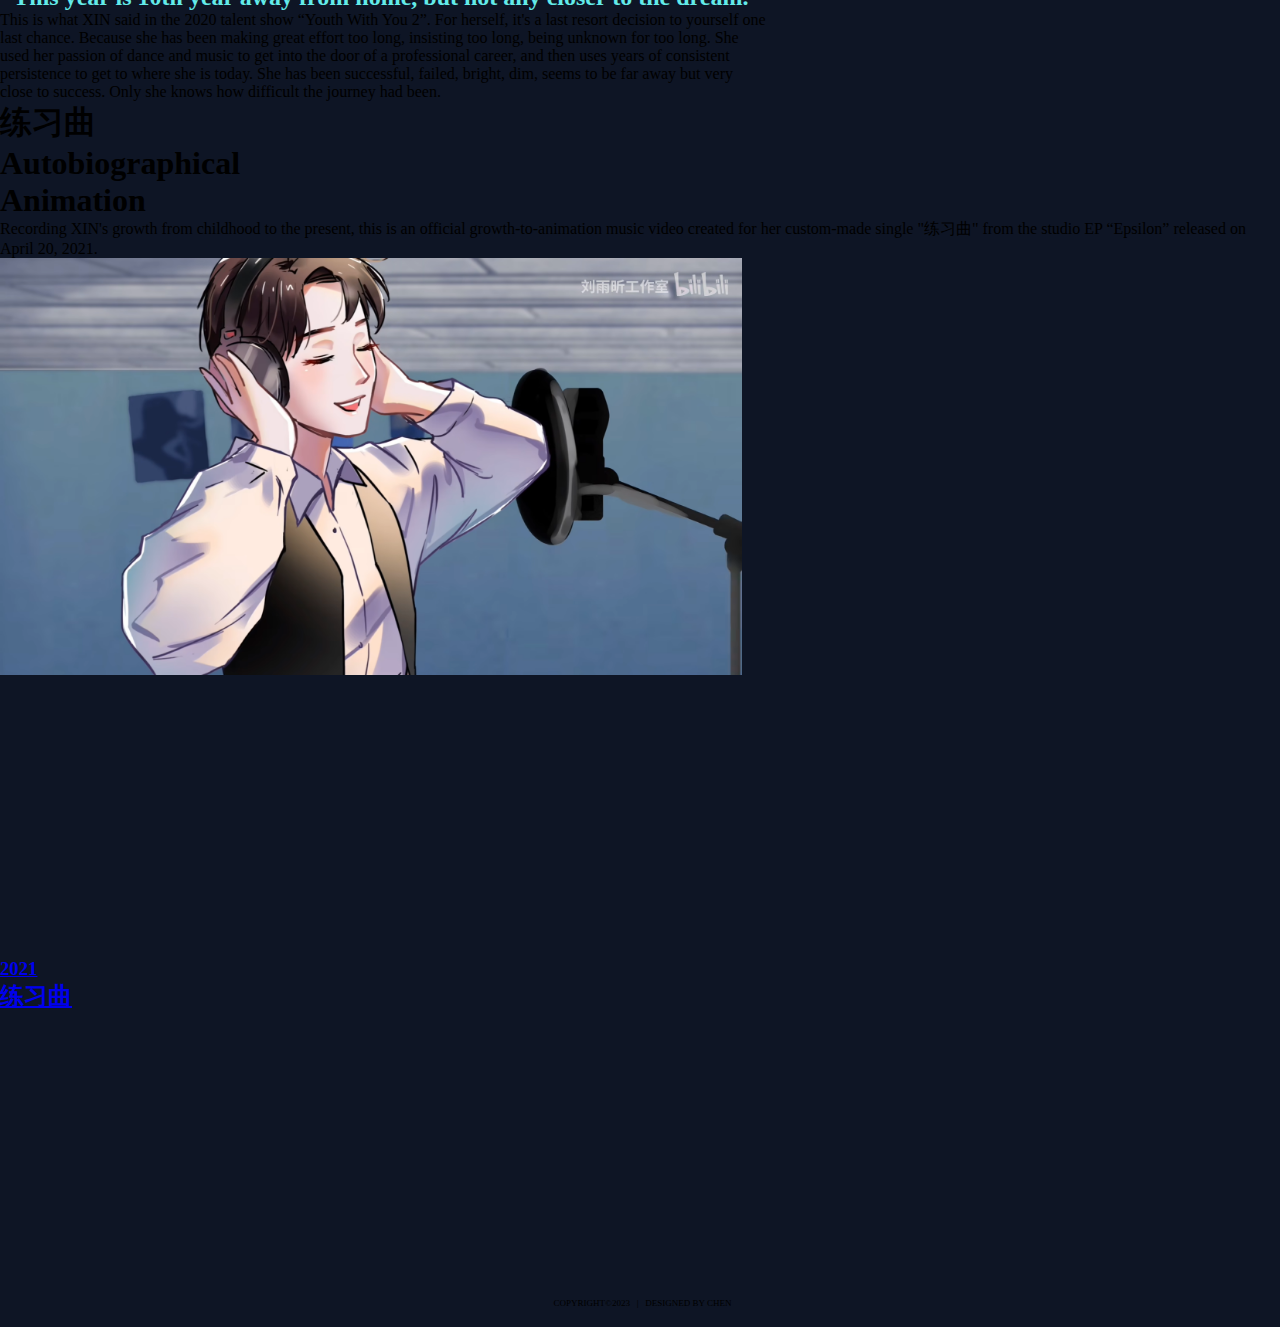
<file: explore3.html>
<!DOCTYPE html>
<html lang="en">
<head>
	<meta charset="UTF-8">
	<meta name="viewport" content="width=device-width, initial-scale=1.0">
	<link rel="stylesheet" href="style.css">
	<link href="https://fonts.googleapis.com/css2?family=Inter:wght@400;500;600;700;800;900&display=swap" rel="stylesheet">
	<title>XIN | EXPLORE</title>
</head>

<body>
	<div class="nav">
		<a href="https://ccchenyh.github.io/Born-In-X/"><img src="xin-logo.png" alt="" style="width: 4%; padding-left: 6%; margin-bottom: -3%;"></a>
		<ul>
 			<li><a href="https://ccchenyh.github.io/Born-In-X/#explore-start">EXPLORE</a></li>
 			<li><a href="https://ccchenyh.github.io/Born-In-X/career.html">CAREER</a></li>
 			<li><a href="https://ccchenyh.github.io/Born-In-X/dance.html">DANCE</a></li>
 			<li><a href="https://ccchenyh.github.io/Born-In-X/music.html">MUSIC</a></li>
 			<li><a href="https://ccchenyh.github.io/Born-In-X/award.html">AWARDS</a></li>
 			<li><a href="https://ccchenyh.github.io/Born-In-X/#follow-xin">FOLLOW</a></li>
		</ul>
	</div>

	<section id="title">
		<img src="title-explore3.png" alt="">
	</section>

	<section id="sample3">
		<h1 style="width: 50%;">It is a journey <span><a href="https://ccchenyh.github.io/Born-In-X/career.html">since 2010.</a></span></h1>
		<article style="color:#63EBE9; font-weight: 600; font-size: x-large;">"This year is 10th year away from home, but not any closer to the dream."</article>
		<article style="width: 60%;">This is what XIN said in the 2020 talent show “Youth With You 2”. For herself, it's a last resort decision to yourself one last chance. Because she has been making great effort too long, insisting too long, being unknown for too long. She used her passion of dance and music to get into the door of a professional career, and then uses years of consistent persistence to get to where she is today. She has been successful, failed, bright, dim, seems to be far away but very close to success. Only she knows how difficult the journey had been.</article>
	</section>

	<section id="sample3" style="top: 220%;">
		<h1 style="width: 50%;">练习曲<br>Autobiographical<br>Animation</h1>
		<article>Recording XIN's growth from childhood to the present, this is an official growth-to-animation music video created for her custom-made single "练习曲" from the studio EP “Epsilon” released on April 20, 2021. </article>
		<div class="sample2-show" style="top: 5%; right: -22%;">
			<div class="sample2-img">
				<a href="https://www.bilibili.com/video/BV1HU4y1b7sF/?share_source=copy_web&vd_source=6f0d09fd75ca1ff5753ceb237ac6267f">
					<img src="cover-single-练习曲.png" alt="" style="border:none; width: 58%;">	
						<div class="sample2-info" style="border:none; width: 58%; margin-top: 21.75%;">
						<h3>2021</h3>
						<h2 style="padding-bottom: 3%;">练习曲</h2>
						</div>
				</a>
			</div>
		</div>
	</section>

	<footer style="position: absolute; top: 322%; font-size: xx-small; padding-bottom: 1.5%; left: 43.25%;">COPYRIGHT©2023 &nbsp | &nbsp DESIGNED BY CHEN</footer>
	
</body>
</html>
</file>
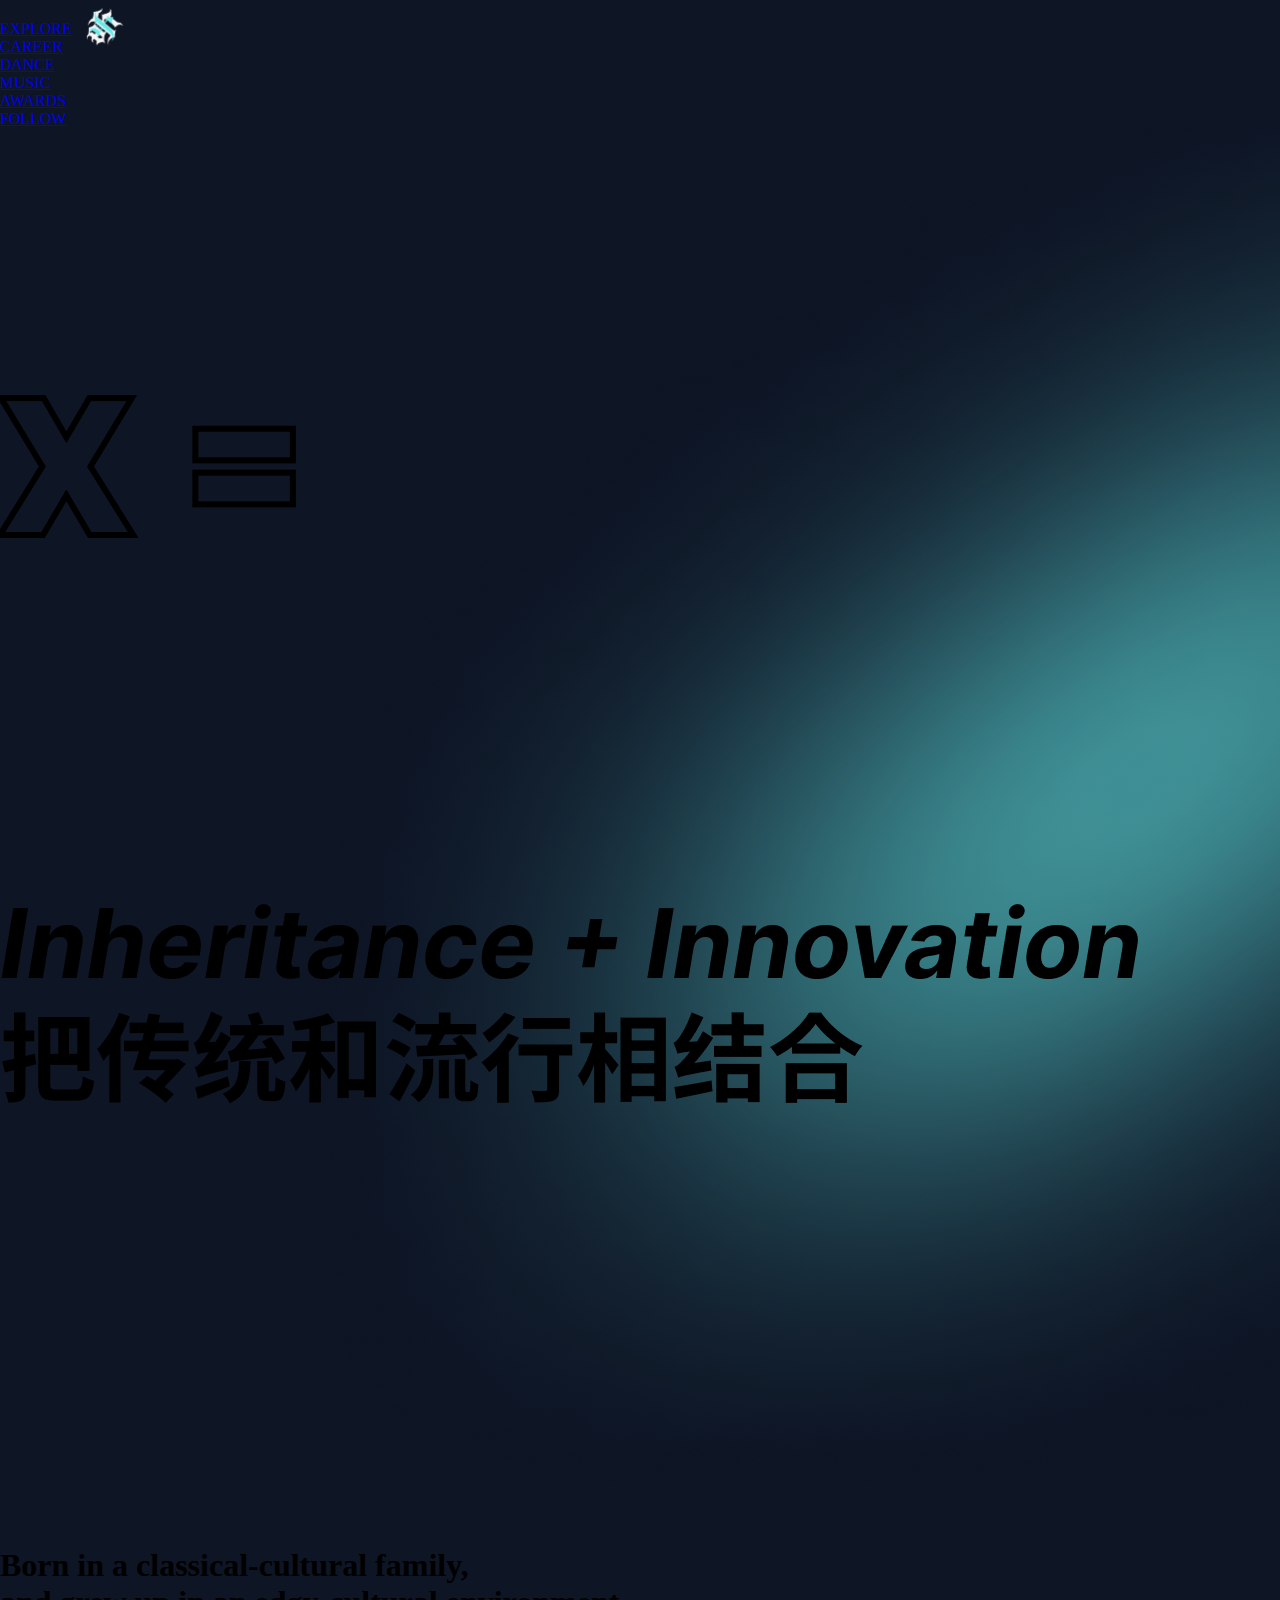
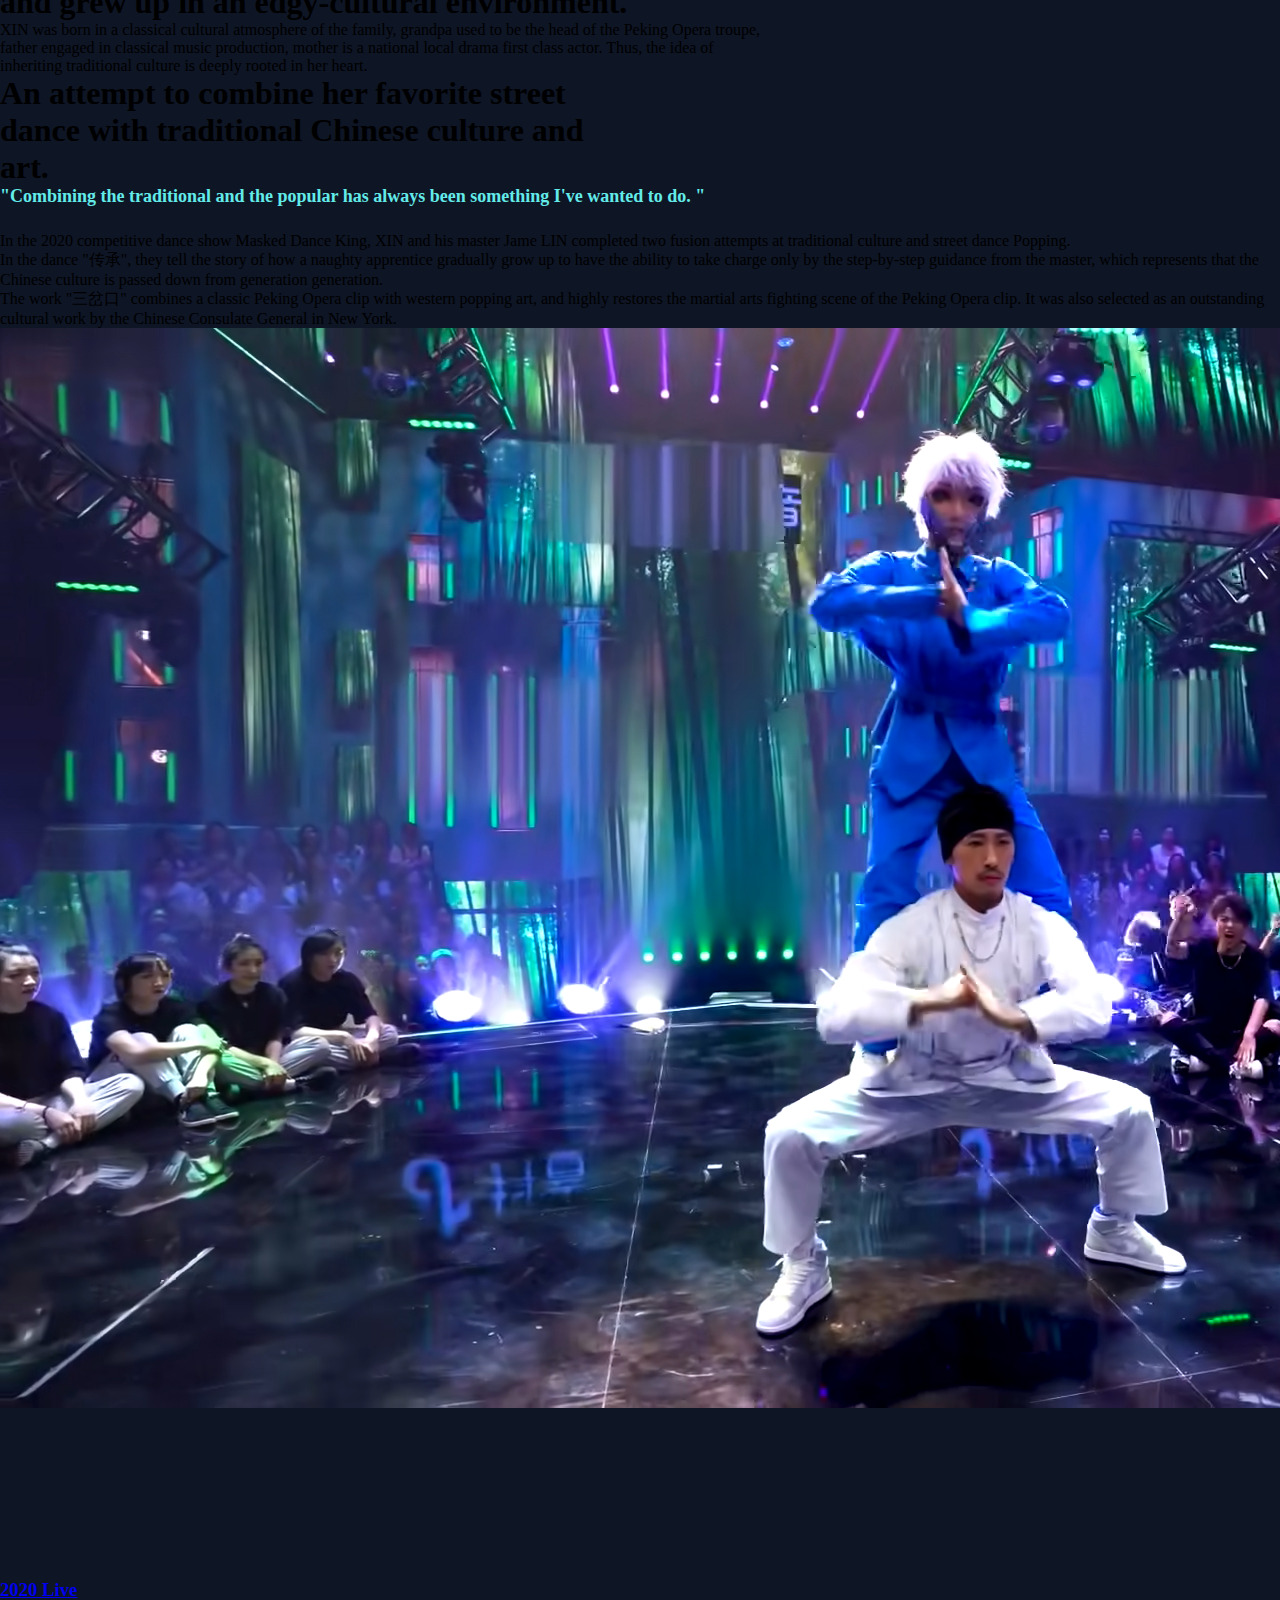
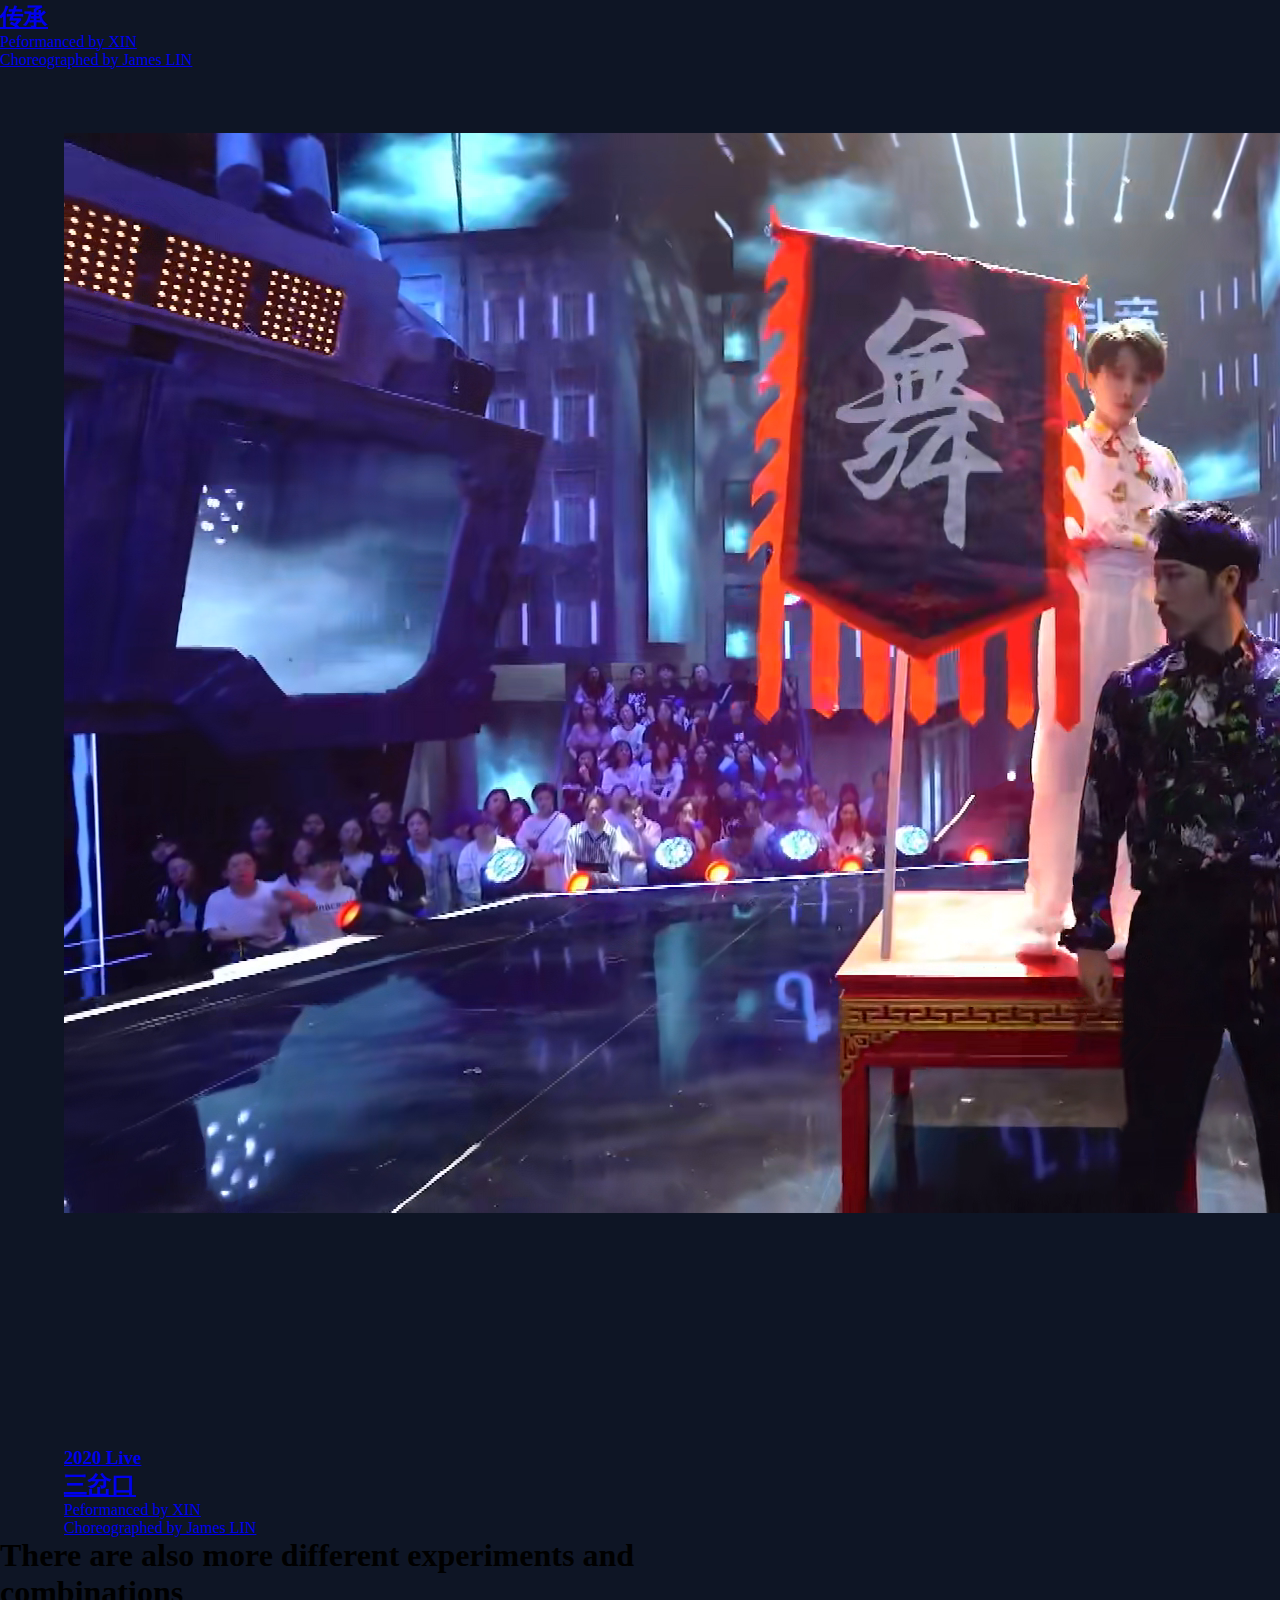
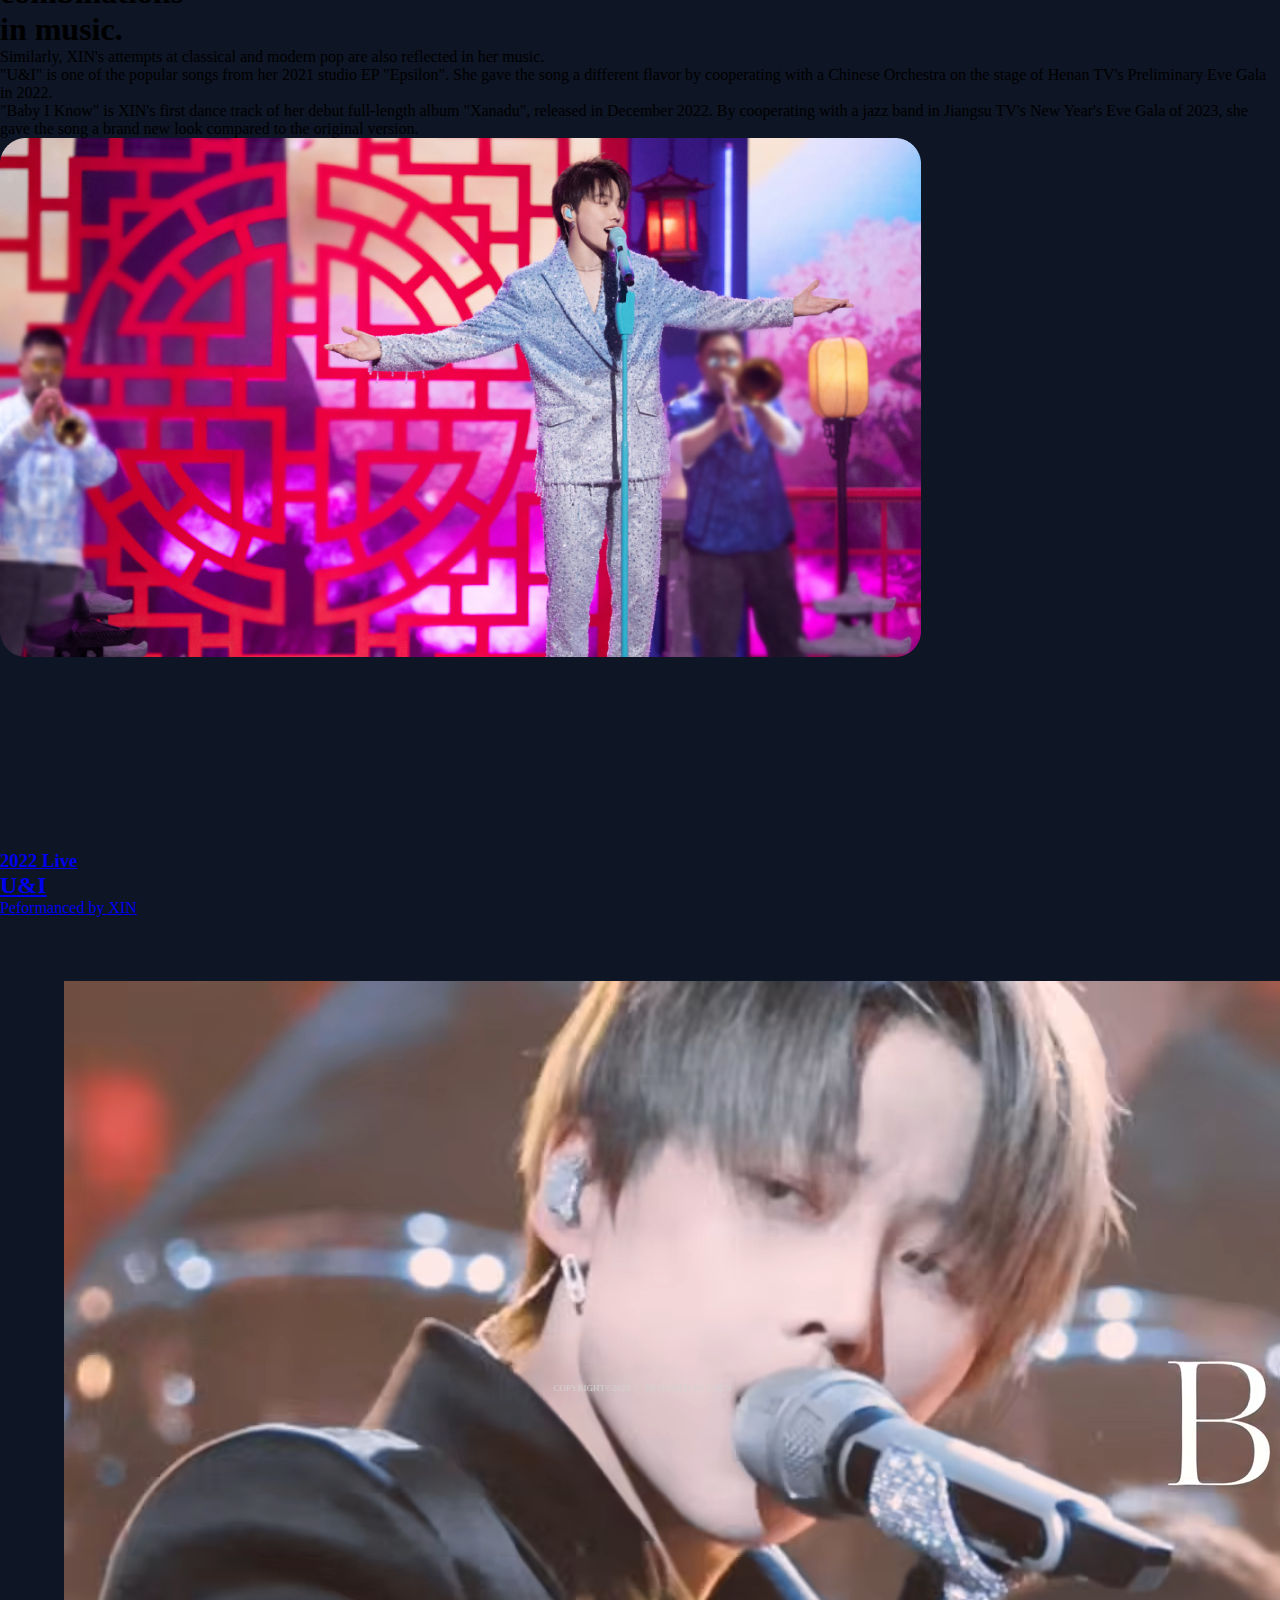
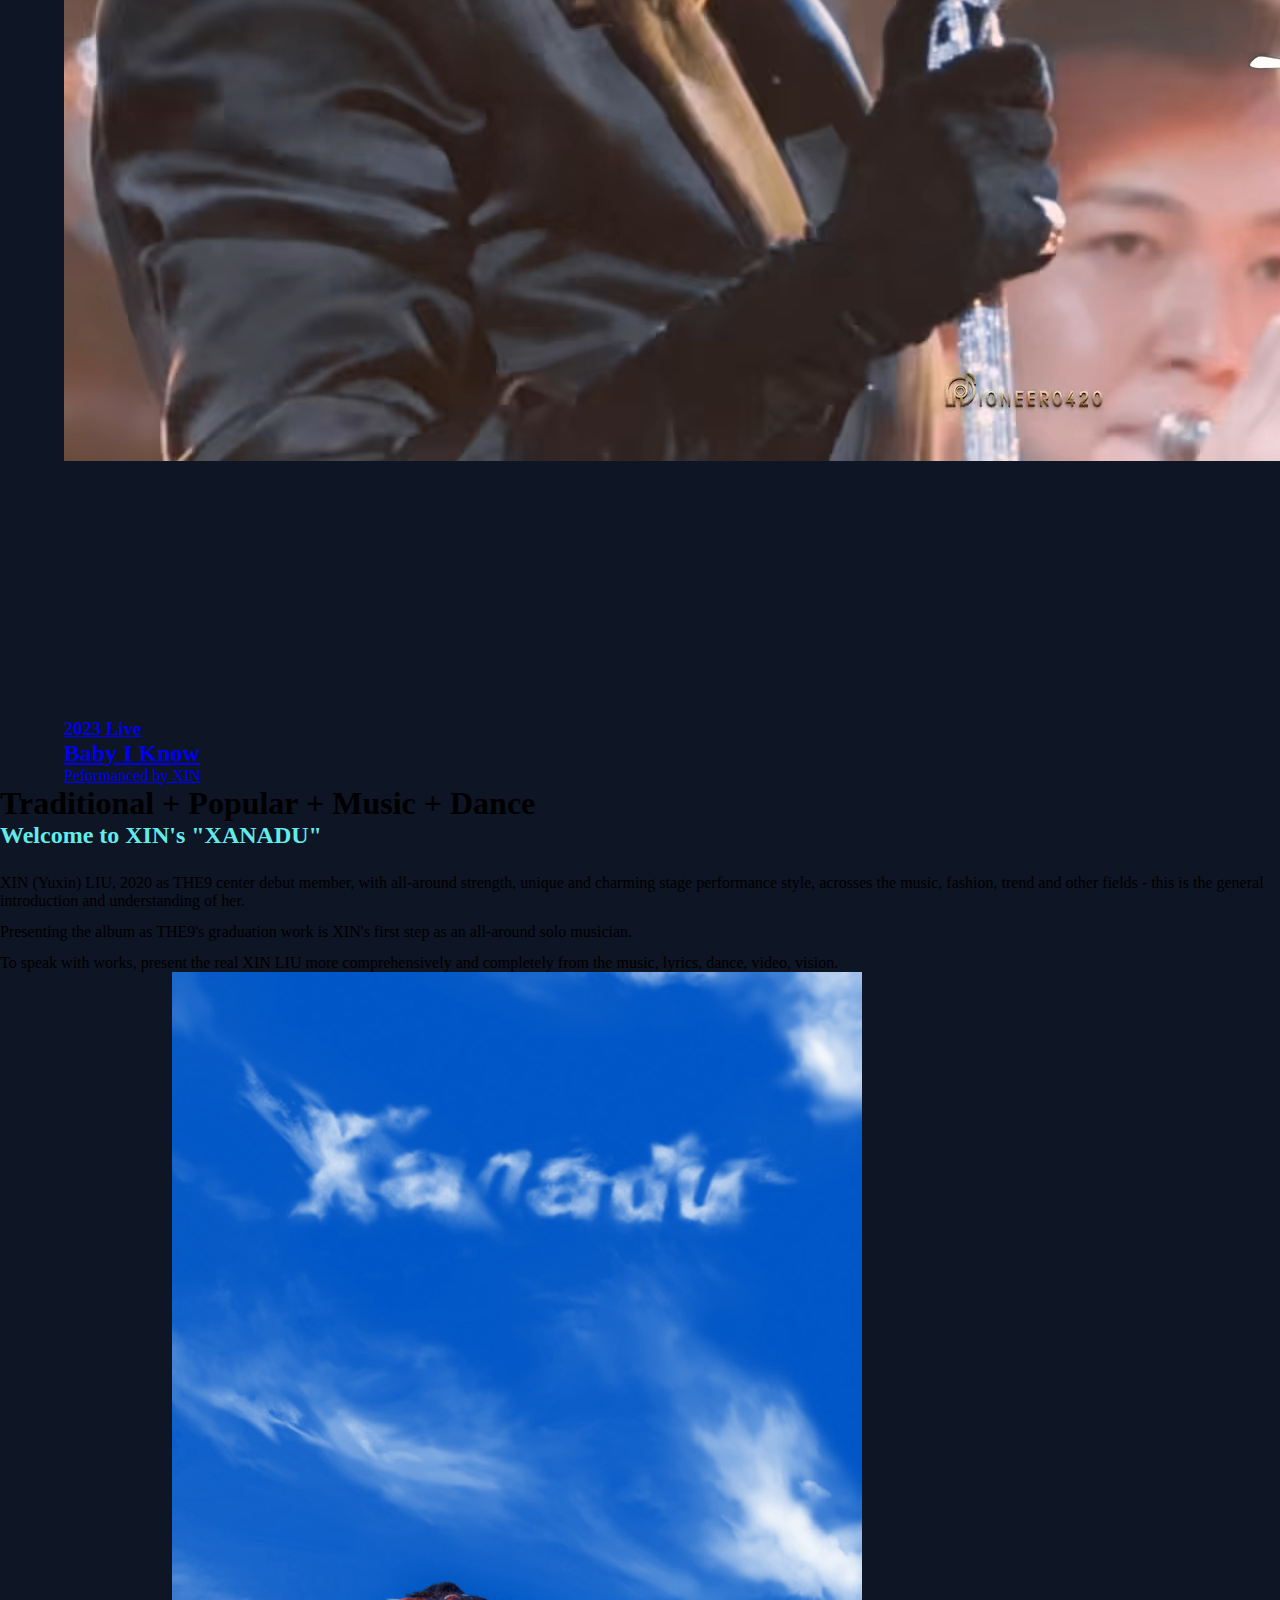
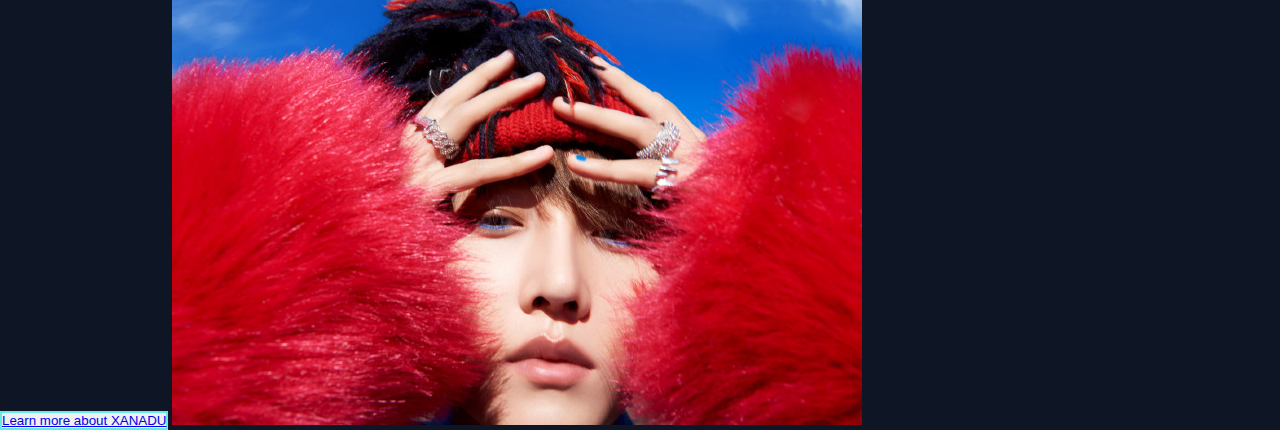
<file: explore4.html>
<!DOCTYPE html>
<html lang="en">
<head>
	<meta charset="UTF-8">
	<meta name="viewport" content="width=device-width, initial-scale=1.0">
	<link rel="stylesheet" href="style.css">
	<link href="https://fonts.googleapis.com/css2?family=Inter:wght@400;500;600;700;800;900&display=swap" rel="stylesheet">
	<title>XIN | EXPLORE</title>
</head>

<body>
	<div class="nav">
		<a href="https://ccchenyh.github.io/Born-In-X/"><img src="xin-logo.png" alt="" style="width: 4%; padding-left: 6%; margin-bottom: -3%;"></a>
		<ul>
 			<li><a href="https://ccchenyh.github.io/Born-In-X/#explore-start">EXPLORE</a></li>
 			<li><a href="https://ccchenyh.github.io/Born-In-X/career.html">CAREER</a></li>
 			<li><a href="https://ccchenyh.github.io/Born-In-X/dance.html">DANCE</a></li>
 			<li><a href="https://ccchenyh.github.io/Born-In-X/music.html">MUSIC</a></li>
 			<li><a href="https://ccchenyh.github.io/Born-In-X/award.html">AWARDS</a></li>
 			<li><a href="https://ccchenyh.github.io/Born-In-X/#follow-xin">FOLLOW</a></li>
		</ul>
	</div>

	<section id="title">
		<img src="title-explore4.png" alt="">
	</section>

	<section id="sample3">
		<h1 style="width: 60%;">Born in a classical-cultural family, <br>and grew up in an edgy-cultural environment.</h1>
		<article style="width: 60%;">XIN was born in a classical cultural atmosphere of the family, grandpa used to be the head of the Peking Opera troupe, father engaged in classical music production, mother is a national local drama first class actor. Thus, the idea of inheriting traditional culture is deeply rooted in her heart. </article>
	</section>

	<section id="sample2" style="top: 205%;">
		<div class="text">
			<h1 style="width: 50%;">An attempt to combine her favorite street dance with traditional Chinese culture and art.</h1>
			<article style="font-size: large; font-weight: 600; color: #63EBE9; padding-bottom: 0; margin-bottom: 0;">"Combining the traditional and the popular has always been something I've wanted to do. "</article>
			<article style="padding-top: 2%;">In the 2020 competitive dance show Masked Dance King, XIN and his master Jame LIN completed two fusion attempts at traditional culture and street dance Popping. <br> In the dance "传承", they tell the story of how a naughty apprentice gradually grow up to have the ability to take charge only by the step-by-step guidance from the master, which represents that the Chinese culture is passed down from generation generation. <br> The work "三岔口" combines a classic Peking Opera clip with western popping art, and highly restores the martial arts fighting scene of the Peking Opera clip. It was also selected as an outstanding cultural work by the Chinese Consulate General in New York. </article>
		</div>
		<div class="sample2-show">
			<div class="sample2-img">
				<a href="https://www.bilibili.com/video/BV1Pk4y1C7uq/?share_source=copy_web&vd_source=6f0d09fd75ca1ff5753ceb237ac6267f">
					<img src="cover-dance-传承.png" alt="" style="z-index: ;">	
						<div class="sample2-info" style="margin-top: 13%">
						<h3>2020 Live</h3>
						<h2>传承</h2>
						<p>Peformanced by XIN <br>Choreographed by James LIN</p>
						</div>
					</a>
				</div>
			<div class="sample2-img">
				<a href="https://www.bilibili.com/video/BV1wa4y1L7CM/?share_source=copy_web&vd_source=6f0d09fd75ca1ff5753ceb237ac6267f">
					<img src="cover-dance-三岔口.png" alt="" style="margin-left: 5%; margin-top: 5%;">	
						<div class="sample2-info" style="margin-left: 5%;margin-top: 18%;">
						<h3>2020 Live</h3>
						<h2>三岔口</h2>
						<p>Peformanced by XIN <br>Choreographed by James LIN</p>
						</div>
					</a>
				</div>
			</div>
		</div>
	</section>

	<section id="sample2" style="top: 350%;">
		<div class="text">
			<h1 style="width: 50%;">There are also more different experiments and combinations <br>in music.
			</h1>
			<article>Similarly, XIN's attempts at classical and modern pop are also reflected in her music. <br>"U&I" is one of the popular songs from her 2021 studio EP "Epsilon". She gave the song a different flavor by cooperating with a Chinese Orchestra on the stage of Henan TV's Preliminary Eve Gala in 2022. <br>"Baby I Know" is XIN's first dance track of her debut full-length album "Xanadu", released in December 2022. By cooperating with a jazz band in Jiangsu TV's New Year's Eve Gala of 2023, she gave the song a brand new look compared to the original version.</article>
		</div>
		<div class="sample2-show" style="top: 90%;">
			<div class="sample2-img">
				<a href="https://www.bilibili.com/video/BV1T44y1s7sC/?share_source=copy_web&vd_source=6f0d09fd75ca1ff5753ceb237ac6267f&t=7">
					<img src="cover-live-民乐ui.png" alt="">	
						<div class="sample2-info" style="margin-top: 14.75%">
						<h3>2022 Live</h3>
						<h2>U&I</h2>
						<p>Peformanced by XIN</p>
						</div>
					</a>
				</div>
			<div class="sample2-img">
				<a href="https://www.bilibili.com/video/BV1Rs4y1t7sD/?share_source=copy_web&vd_source=6f0d09fd75ca1ff5753ceb237ac6267f">
					<img src="cover-live-爵士bik.png" alt="" style="margin-left: 5%; margin-top: 5%;">	
						<div class="sample2-info" style="margin-left: 5%;margin-top: 19.75%;">
						<h3>2023 Live</h3>
						<h2>Baby I Know</h2>
						<p>Peformanced by XIN</p>
						</div>
					</a>
				</div>
			</div>
		</div>
	</section>

	<section id="sample4" style="left:0;">
		<h1>Traditional + Popular + Music + Dance</h1>
		<article style="color: #63EBE9; font-weight: 600; font-size: x-large;">Welcome to XIN's "XANADU"</article>
		<article style="padding-top: 2%;">XIN (Yuxin) LIU, 2020 as THE9 center debut member, with all-around strength, unique and charming stage performance style, acrosses the music, fashion, trend and other fields - this is the general introduction and understanding of her. </article>
		<article style="padding-top: 1%;">Presenting the album as THE9's graduation work is XIN's first step as an all-around solo musician. </article>
		<article style="padding-top: 1%;">To speak with works, present the real XIN LIU more comprehensively and completely from the music, lyrics, dance, video, vision. </article>
		<button class="album-visit" style="	border: 2px solid #63EBE9;"><a href="https://ccchenyh.github.io/Born-In-X/xanadu.html">Learn more about XANADU </a></button>
		<img src="poster-xanadu.jpg" alt="">
	</section>

	<footer style="position: absolute; top: 687%; font-size: xx-small; padding-bottom: 1.5%; left: 43.25%; color: lightgrey">COPYRIGHT©2023 &nbsp | &nbsp DESIGNED BY CHEN</footer>

</body>
</html>
</file>
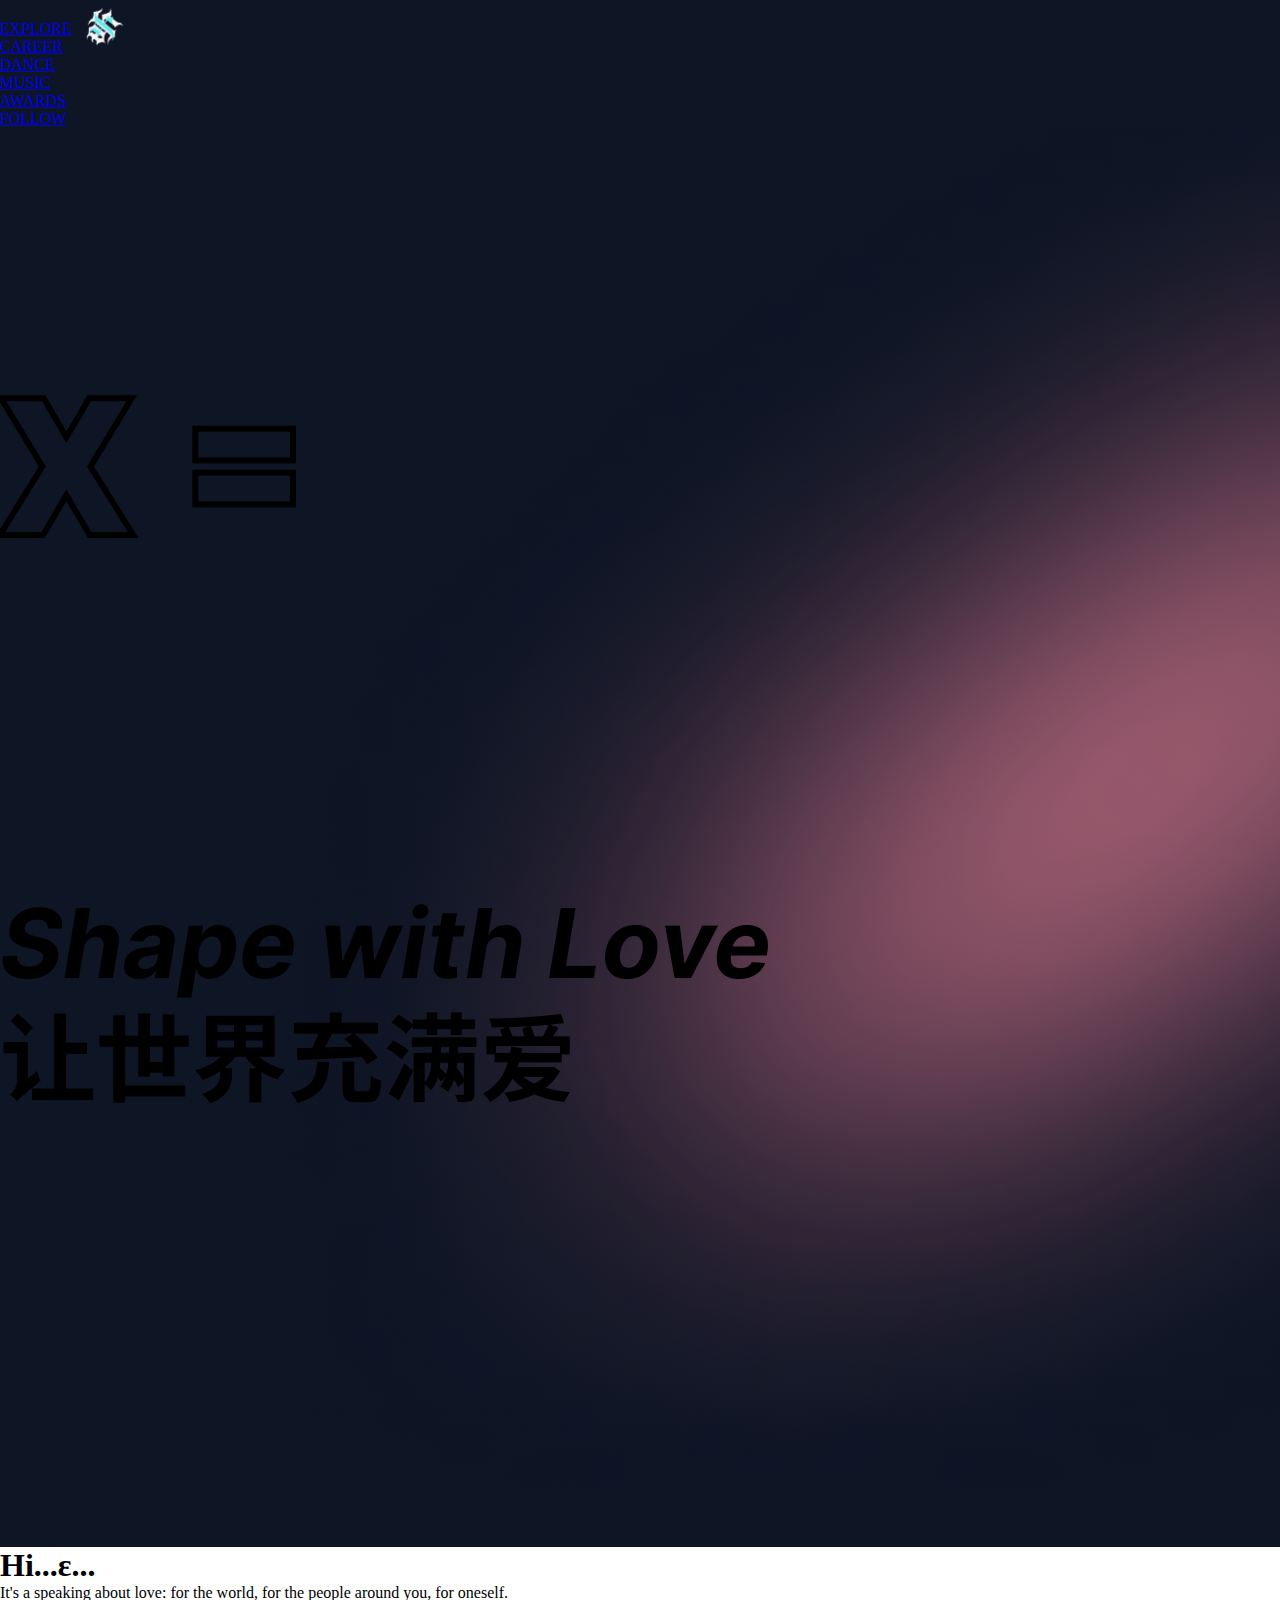
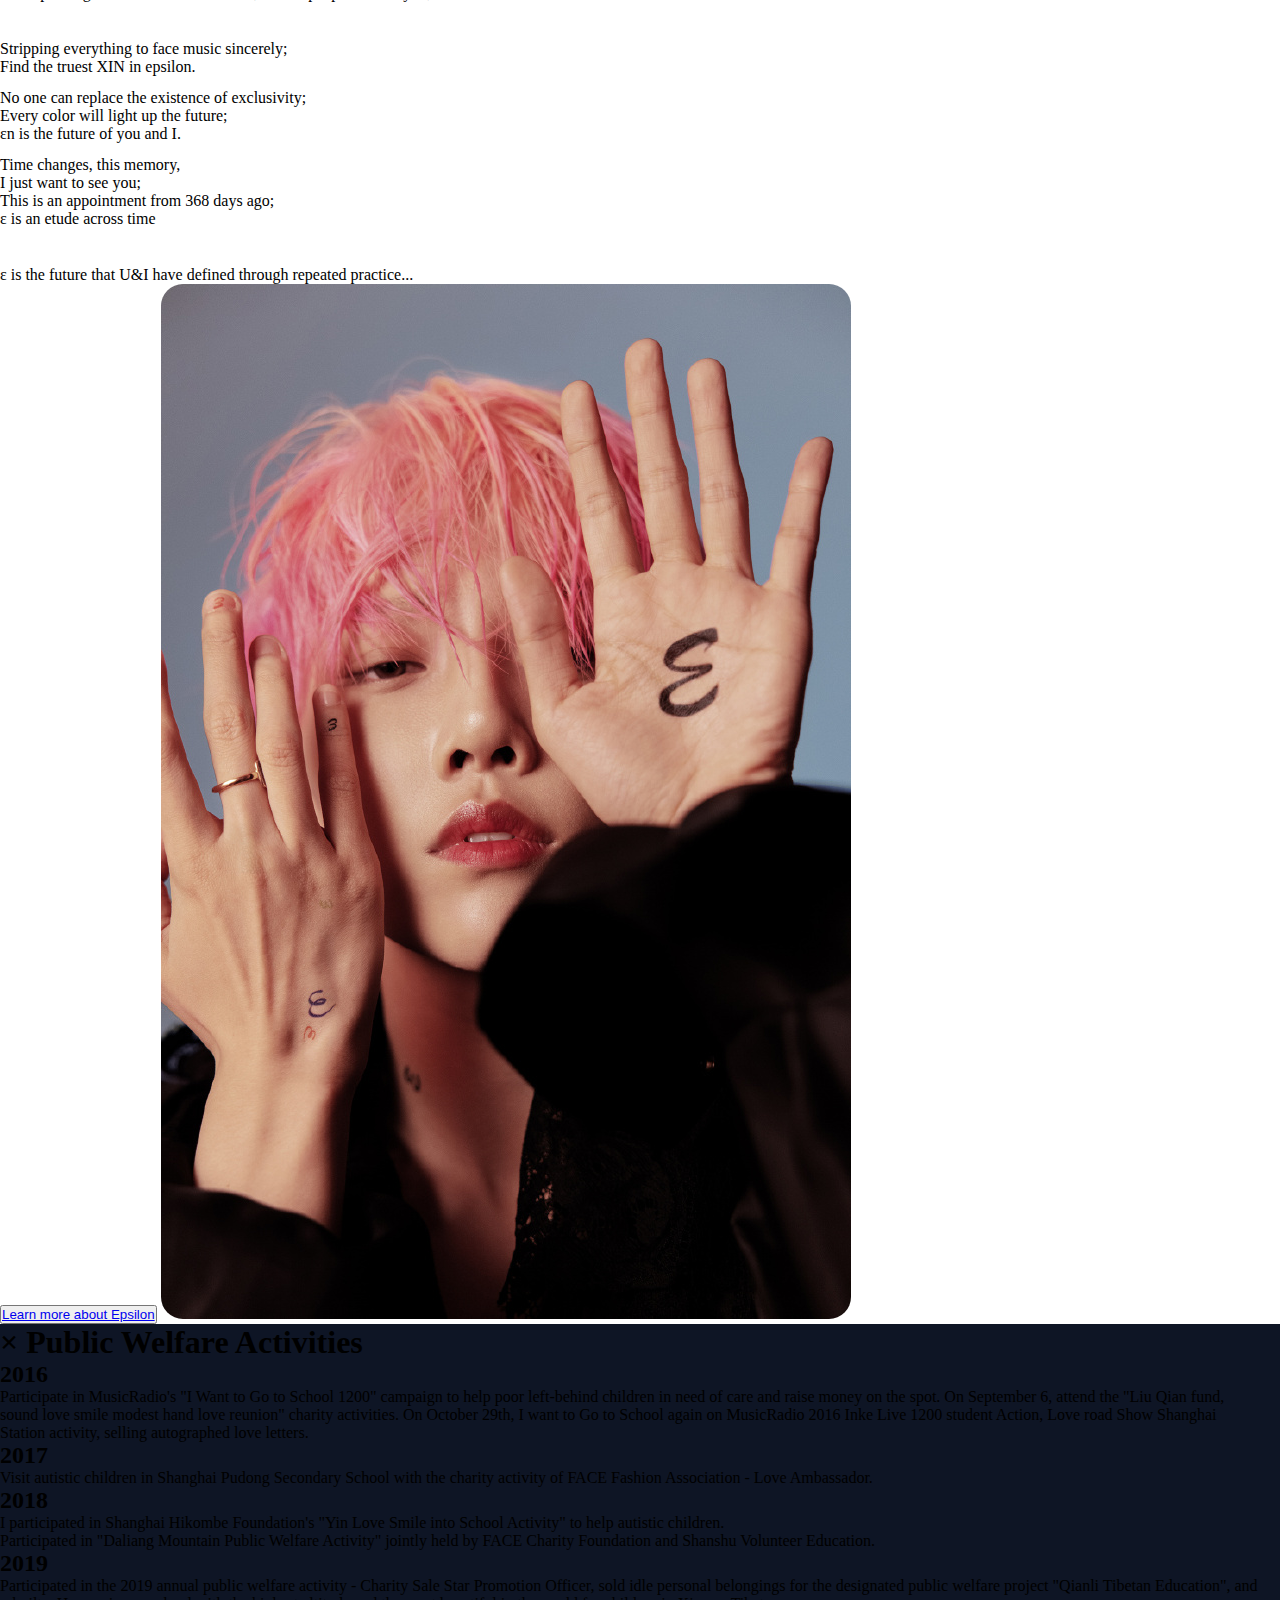
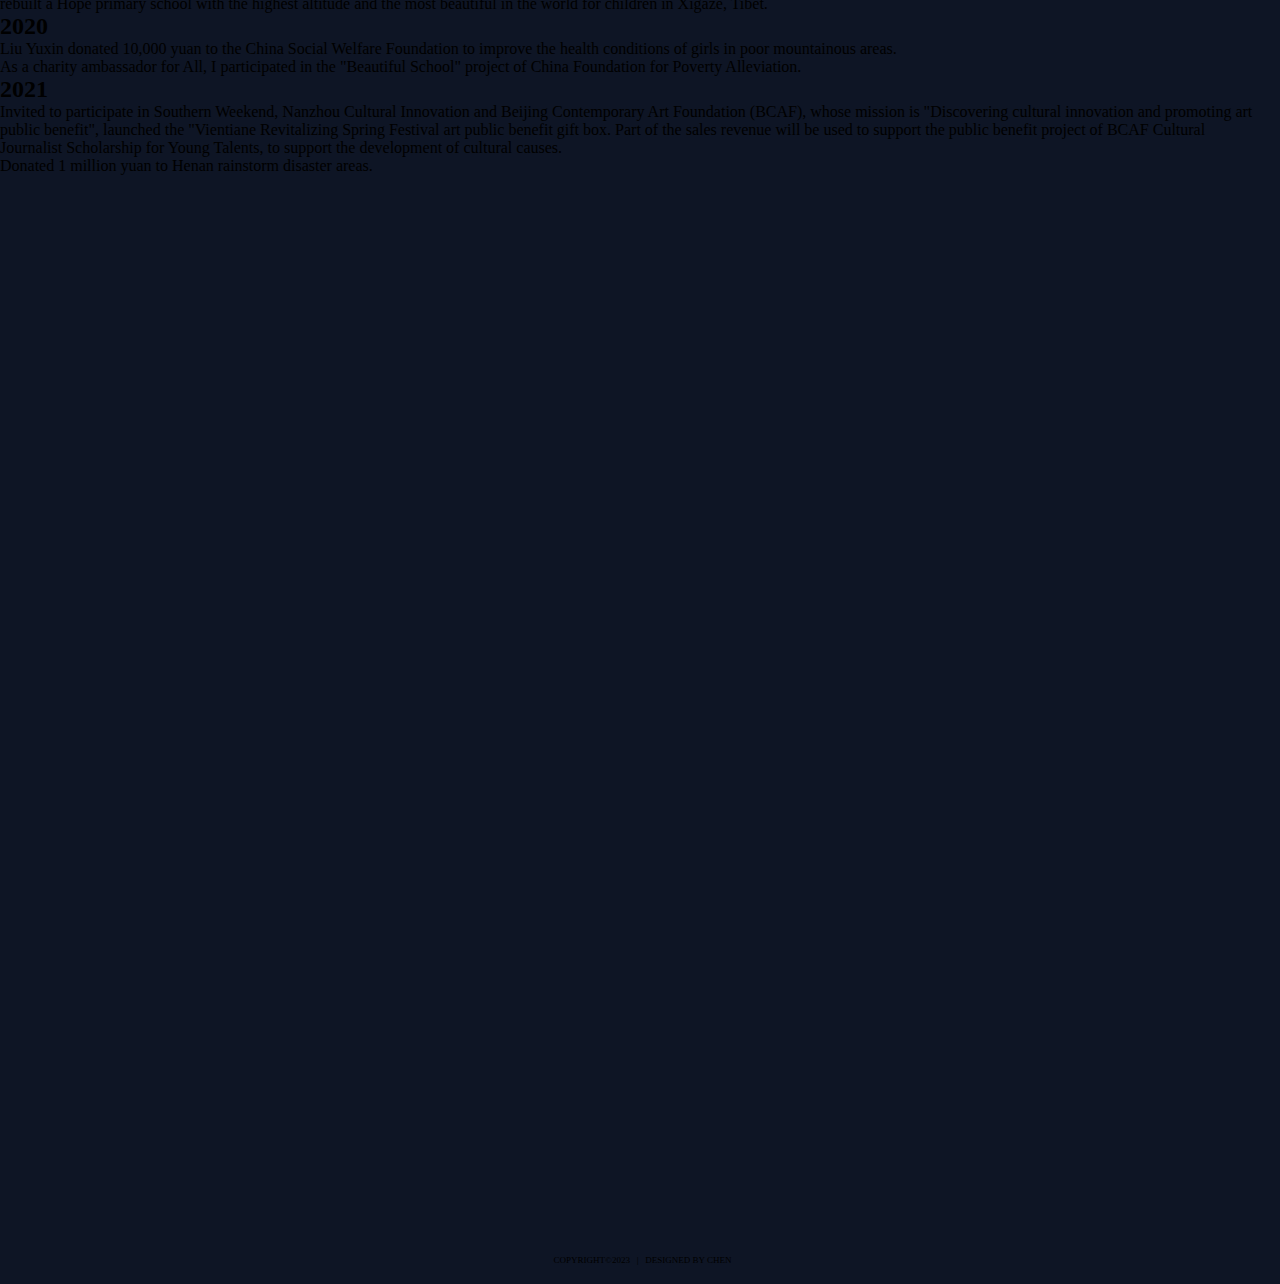
<file: explore5.html>
<!DOCTYPE html>
<html lang="en">
<head>
	<meta charset="UTF-8">
	<meta name="viewport" content="width=device-width, initial-scale=1.0">
	<link rel="stylesheet" href="style.css">
	<link href="https://fonts.googleapis.com/css2?family=Inter:wght@400;500;600;700;800;900&display=swap" rel="stylesheet">
	<title>XIN | EXPLORE</title>
</head>

<body>
	<div class="nav">
		<a href="https://ccchenyh.github.io/Born-In-X/"><img src="xin-logo.png" alt="" style="width: 4%; padding-left: 6%; margin-bottom: -3%;"></a>
		<ul>
 			<li><a href="https://ccchenyh.github.io/Born-In-X/#explore-start">EXPLORE</a></li>
 			<li><a href="https://ccchenyh.github.io/Born-In-X/career.html">CAREER</a></li>
 			<li><a href="https://ccchenyh.github.io/Born-In-X/dance.html">DANCE</a></li>
 			<li><a href="https://ccchenyh.github.io/Born-In-X/music.html">MUSIC</a></li>
 			<li><a href="https://ccchenyh.github.io/Born-In-X/award.html">AWARDS</a></li>
 			<li><a href="https://ccchenyh.github.io/Born-In-X/#follow-xin">FOLLOW</a></li>
		</ul>
	</div>

	<section id="title">
		<img src="title-explore5.png" alt="">
	</section>

	<section id="sample4" style="top: 120%; background-color: white; color: black; padding-top: 0;">
		<h1>Hi...ε...</h1>
		<article>It's a speaking about love: for the world, for the people around you, for oneself.</article>
		<article style="padding-top: 3%;">Stripping everything to face music sincerely; <br>
		Find the truest XIN in epsilon.</article>
		<article style="padding-top: 1%;">No one can replace the existence of exclusivity; <br>
		Every color will light up the future; <br>
		εn is the future of you and I.</article>	
		<article style="padding-top: 1%;">Time changes, this memory, <br>I just want to see you; <br>
		This is an appointment from 368 days ago; <br>
		ε is an etude across time</article>	
		<article style="padding-top: 3%;">ε is the future that U&I have defined through repeated practice... ​​​</article>
		<button><a href="https://ccchenyh.github.io/Born-In-X/epsilon.html">Learn more about Epsilon </a></button>
		<img src="poster-epsilon.jpg" alt="" style="border-radius: 22px; top: 3%;">
	</section>

	<div id="sample5" style="width:98.75%;">
		<h1>× Public Welfare Activities</h1>
		<div class="sample5-content">
			<div class="left">
				<h2>2016</h2>
				<p>Participate in MusicRadio's "I Want to Go to School 1200" campaign to help poor left-behind children in need of care and raise money on the spot. On September 6, attend the "Liu Qian fund, sound love smile modest hand love reunion" charity activities. On October 29th, I want to Go to School again on MusicRadio 2016 Inke Live 1200 student Action, Love road Show Shanghai Station activity, selling autographed love letters.</p>
				<p></p>
				<h2>2017</h2>
				<p>Visit autistic children in Shanghai Pudong Secondary School with the charity activity of FACE Fashion Association - Love Ambassador.</p>
				<h2>2018</h2>
				<p>I participated in Shanghai Hikombe Foundation's "Yin Love Smile into School Activity" to help autistic children.</p>
				<p>Participated in "Daliang Mountain Public Welfare Activity" jointly held by FACE Charity Foundation and Shanshu Volunteer Education.</p>
			</div>
			<div class="right">
				<h2>2019</h2>
				<p>Participated in the 2019 annual public welfare activity - Charity Sale Star Promotion Officer, sold idle personal belongings for the designated public welfare project "Qianli Tibetan Education", and rebuilt a Hope primary school with the highest altitude and the most beautiful in the world for children in Xigaze, Tibet.</p>
				<h2>2020</h2>
				<p>Liu Yuxin donated 10,000 yuan to the China Social Welfare Foundation to improve the health conditions of girls in poor mountainous areas.</p>
				<p>As a charity ambassador for All, I participated in the "Beautiful School" project of China Foundation for Poverty Alleviation.</p>
				<h2>2021</h2>
				<p>Invited to participate in Southern Weekend, Nanzhou Cultural Innovation and Beijing Contemporary Art Foundation (BCAF), whose mission is "Discovering cultural innovation and promoting art public benefit", launched the "Vientiane Revitalizing Spring Festival art public benefit gift box. Part of the sales revenue will be used to support the public benefit project of BCAF Cultural Journalist Scholarship for Young Talents, to support the development of cultural causes.</p>
				<p>Donated 1 million yuan to Henan rainstorm disaster areas.</p>
			</div>
		</div>
	</div>

	<footer style="position: absolute; top: 495%; font-size: xx-small; padding-bottom: 1.5%; left: 43.25%;">COPYRIGHT©2023 &nbsp | &nbsp DESIGNED BY CHEN</footer>
	
</body>
</html>
</file>
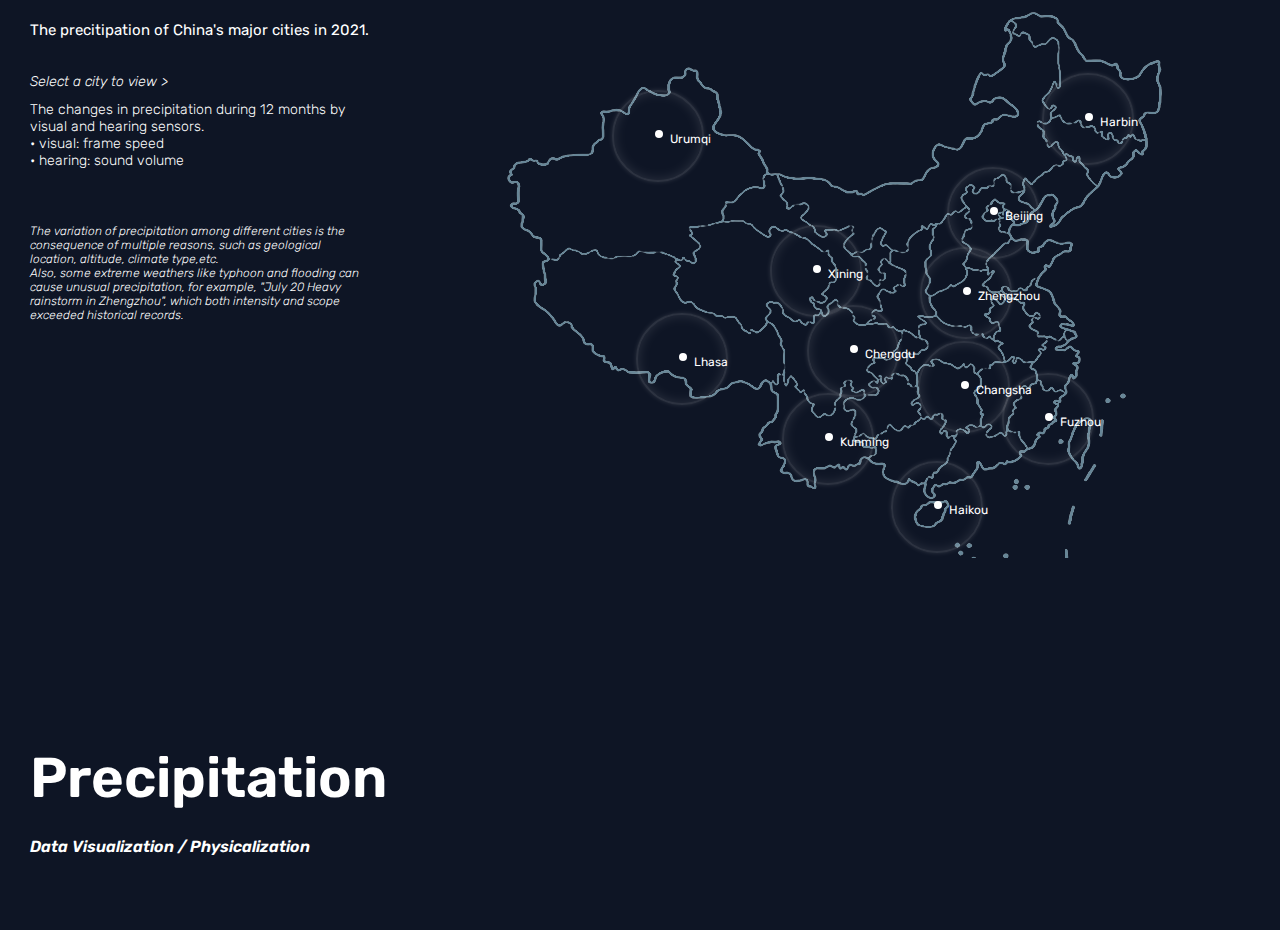
<file: precipitation-data.html>
<html lang="en">
<head>
	<meta charset="UTF-8">
	<meta name="viewport" content="width=device-width, initial-scale=1.0">
	<title>Precipitation Visualization</title>
	<link rel="stylesheet" href="data-style.css">
	<link rel="preconnect" href="https://fonts.googleapis.com">
	<link rel="preconnect" href="https://fonts.gstatic.com" crossorigin>
	<link href="https://fonts.googleapis.com/css2?family=Rubik:ital,wght@0,300;0,400;0,600;1,400;1,600&display=swap" rel="stylesheet">

</head>

<body>
<div class="description">
	<h1>Precipitation</h1>
	<p>Data Visualization / Physicalization</p>
	<article style="font-size:15; font-weight: 400; padding-top: 1%; width: 100%;">The precitipation of China's major cities in 2021.</article>
	<article style="font-style:italic; padding:3% 0 1% 0;">Select a city to view ></article>
	<article style="width:30%;">The changes in precipitation during 12 months by visual and hearing sensors.</article>
	<article style="padding-bottom:0; width:35%;">• visual: frame speed</article>
	<article>• hearing: sound volume</article>
	<article style="font-style: italic; font-size: 12; padding-top: 5%;width:30%;">The variation of precipitation among different cities is the consequence of multiple reasons, such as geological location, altitude, climate type,etc. <br>Also, some extreme weathers like typhoon and flooding can cause unusual precipitation, for example, "July 20 Heavy rainstorm in Zhengzhou", which both intensity and scope exceeded historical records.</article>
</div>
<div class="china-map">
	<div class="region region-hrb">
		<div class="dot"></div>
		<div class="place place01"></div>
		<div class="txt"><a href="#popup-hrb">Harbin</a></div>
	</div>
	<div class="region region-bj">
		<div class="dot"></div>
		<div class="place place01"></div>
		<div class="txt"><a href="#popup-bj">Beijing</a></div>
	</div>
	<div class="region region-zz">
		<div class="dot"></div>
		<div class="place place01"></div>
		<div class="txt"><a href="#popup-zz">Zhengzhou</a></div>
	</div>
	<div class="region region-cs">
		<div class="dot"></div>
		<div class="place place01"></div>
		<div class="txt"><a href="#popup-cs">Changsha</a></div>
	</div>
	<div class="region region-fz">
		<div class="dot"></div>
		<div class="place place01"></div>
		<div class="txt"><a href="#popup-fz">Fuzhou</a></div>
	</div>
	<div class="region region-hk">
		<div class="dot"></div>
		<div class="place place01"></div>
		<div class="txt"><a href="#popup-hk">Haikou</a></div>
	</div>
	<div class="region region-km">
		<div class="dot"></div>
		<div class="place place01"></div>
		<div class="txt"><a href="#popup-km">Kunming</a></div>
	</div>
	<div class="region region-cd">
		<div class="dot"></div>
		<div class="place place01"></div>
		<div class="txt"><a href="#popup-cd">Chengdu</a></div>
	</div>
	<div class="region region-ls">
		<div class="dot"></div>
		<div class="place place01"></div>
		<div class="txt"><a href="#popup-ls">Lhasa</a></div>
	</div>
	<div class="region region-xn">
		<div class="dot"></div>
		<div class="place place01"></div>
		<div class="txt"><a href="#popup-xn">Xining</a></div>
	</div>
	<div class="region region-wlmq">
		<div class="dot"></div>
		<div class="place place01"></div>
		<div class="txt"><a href="#popup-wlmq">Urumqi</a></div>
	</div>
</div>

<div id="popup-hrb" class="overlay">
	<div class="popup">
		<iframe width="840" height="472.5" src="https://www.youtube.com/embed/1dYEXp6p7Zc" title="YouTube video player" frameborder="0" allow="accelerometer; autoplay; clipboard-write; encrypted-media; gyroscope; picture-in-picture; web-share" allowfullscreen></iframe>
		<a class="close" href="#">×</a>
	</div>
</div>

<div id="popup-bj" class="overlay">
	<div class="popup">
		<iframe width="840" height="472.5" src="https://www.youtube.com/embed/4eQCAdoafT4" title="YouTube video player" frameborder="0" allow="accelerometer; autoplay; clipboard-write; encrypted-media; gyroscope; picture-in-picture; web-share" allowfullscreen></iframe>
		<a class="close" href="#">×</a>
	</div>
</div>

<div id="popup-zz" class="overlay">
	<div class="popup">
		<iframe width="840" height="472.5" src="https://www.youtube.com/embed/KFjROsrXLL0" title="YouTube video player" frameborder="0" allow="accelerometer; autoplay; clipboard-write; encrypted-media; gyroscope; picture-in-picture; web-share" allowfullscreen></iframe>
		<a class="close" href="#">×</a>
	</div>
</div>

<div id="popup-cs" class="overlay">
	<div class="popup">
		<iframe width="840" height="472.5" src="https://www.youtube.com/embed/A7dwtc-ndjQ" title="YouTube video player" frameborder="0" allow="accelerometer; autoplay; clipboard-write; encrypted-media; gyroscope; picture-in-picture; web-share" allowfullscreen></iframe>
		<a class="close" href="#">×</a>
	</div>
</div>

<div id="popup-fz" class="overlay">
	<div class="popup">
		<iframe width="840" height="472.5" src="https://www.youtube.com/embed/XYbPOIPquOk" title="YouTube video player" frameborder="0" allow="accelerometer; autoplay; clipboard-write; encrypted-media; gyroscope; picture-in-picture; web-share" allowfullscreen></iframe>
		<a class="close" href="#">×</a>
	</div>
</div>

<div id="popup-hk" class="overlay">
	<div class="popup">
		<iframe width="840" height="472.5" src="https://www.youtube.com/embed/GYRt-drLrWE" title="YouTube video player" frameborder="0" allow="accelerometer; autoplay; clipboard-write; encrypted-media; gyroscope; picture-in-picture; web-share" allowfullscreen></iframe>
		<a class="close" href="#">×</a>
	</div>
</div>

<div id="popup-km" class="overlay">
	<div class="popup">
		<iframe width="840" height="472.5" src="https://www.youtube.com/embed/bcrkLI0fhz8" title="YouTube video player" frameborder="0" allow="accelerometer; autoplay; clipboard-write; encrypted-media; gyroscope; picture-in-picture; web-share" allowfullscreen></iframe>
		<a class="close" href="#">×</a>
	</div>
</div>

<div id="popup-cd" class="overlay">
	<div class="popup">
		<iframe width="840" height="472.5" src="https://www.youtube.com/embed/YKpSbx6s3kA" title="YouTube video player" frameborder="0" allow="accelerometer; autoplay; clipboard-write; encrypted-media; gyroscope; picture-in-picture; web-share" allowfullscreen></iframe>
		<a class="close" href="#">×</a>
	</div>
</div>

<div id="popup-ls" class="overlay">
	<div class="popup">
		<iframe width="840" height="472.5" src="https://www.youtube.com/embed/TF8Nro92cgk" title="YouTube video player" frameborder="0" allow="accelerometer; autoplay; clipboard-write; encrypted-media; gyroscope; picture-in-picture; web-share" allowfullscreen></iframe>
		<a class="close" href="#">×</a>
	</div>
</div>

<div id="popup-xn" class="overlay">
	<div class="popup">
		<iframe width="840" height="472.5" src="https://www.youtube.com/embed/DD6CBsecP1s" title="YouTube video player" frameborder="0" allow="accelerometer; autoplay; clipboard-write; encrypted-media; gyroscope; picture-in-picture; web-share" allowfullscreen></iframe>
		<a class="close" href="#">×</a>
	</div>
</div>

<div id="popup-wlmq" class="overlay">
	<div class="popup">
		<iframe width="840" height="472.5" src="https://www.youtube.com/embed/UAHCS5nOKZA" title="YouTube video player" frameborder="0" allow="accelerometer; autoplay; clipboard-write; encrypted-media; gyroscope; picture-in-picture; web-share" allowfullscreen></iframe>
		<a class="close" href="#">×</a>
		<p>Please pause the video before closing it.</p>
	</div>
</div>

<script>
	
</script>
</body>
</html>
</file>
<file: style.css>
*{
	margin: 0;
	padding:0;
}

body{
	background:#0e1525;
}

.description{
	position: absolute;
	color: white;
	font-family: 'Rubik', sans-serif;
	padding:40px 0 0 15px;
	height: 95%;
}

.description h1{
	font-weight:600;
	font-size: 56;
	bottom: 6%;
	position: absolute;
}

.description p{
	font-style: italic;
	font-weight: 600;
	bottom: 1%;
	position: absolute;
}

.description article{
	font-size: 14;
	font-weight: 100;
	width: 40%;
}

.china-map{
	position:relative;
	width: 747px;
	height: 617px;
	background:url("map-china.png") no-repeat center;
	margin: -30px -420px 0 420px;
}

.region{
	position: absolute;
}

.region .dot{
	position: absolute;
	top:50%;
	left: 50%;
	margin: -5px 0 0 -5px;
	width: 8px;
	height: 8px;
	background: white;
	border-radius: 50%;
}

.place{
	position: absolute;
	top: 50%;
	left: 50%;
	margin: -33px 0 0 -33px;
	width: 66px
	height: 66px;
	border: 2px solid white;
	border-radius: 50%;
	opacity: .12;
	box-shadow: 0 0 4px white, 0 0 12px white inset;
	animation: scale 2s ease-out infinite both;
}

.txt{
	position: absolute;
	top: -3px;
	left: 10px;
	font-size: 12px;
	font-family: 'Rubik', sans-serif;
	color: white;
	width: 30px;
}

.region .txt a{
	font-size: 12px;
	font-family: 'Rubik', sans-serif;
	color: white;
	text-decoration: none;
}

.place{
	width: 88px;
	height: 88px;
	margin: -44px 0 0 -44px;
	border: 2px solid white;
	box-shadow: 0 0 4px white, 0 0 12px white inset;
}

.dot{
	background: white;
}

.region:hover .dot{
	background:#2196f3;
}

.region:hover .txt a{
	color: #2196f3;
}


@keyframes scale {
	0%{
		transform: scale(0);
		opacity: 1;
	}
	100%{
		transform: scale(1);
		opacity: 0;
	}
}

.region .place01{
	animation-delay: .4s;
	left:-4px;
	top: -1px;
}

.region-hrb{top: 148px;	left: 630px;}

.region-bj{top: 242px;	left: 535px;}

.region-zz{	top: 322px;	left: 508px;}

.region-cs{	top: 416px;	left: 506px;}

.region-fz{	top: 448px;	left: 590px;}

.region-hk{	top: 536px;	left: 479px;}

.region-km{	top: 468px;	left: 370px;}

.region-cd{	top: 380px;	left: 395px;}

.region-ls{	top: 388px;	left: 224px;}

.region-xn{	top:300px;	left: 358px;}

.region-wlmq{top: 165px;left: 200px;}



.overlay {
  position: absolute;
  top: 0;
  bottom: 0;
  left: 0;
  right: 0;
  transition: opacity 500ms;
  visibility: hidden;
  opacity: 0;
}

.overlay:target {
  visibility: visible;
  opacity: 1;
}

.popup {
  margin: auto;
  position: absolute;
  left: 16%;
  top: 10%;
  transition: all 1s ease-in-out;
}

.popup p{
	color: white;
	font-family: 'Rubik', sans-serif;
	margin-top: 0px;
	font-size: small;
	font-weight: 300;
	right: 5%;
	position: absolute;
}

.popup .close {
  position: flex;
  transition: all 200ms;
  font-size: 30px;
  font-weight: bold;
  text-decoration: none;
  color: white;
  padding:0 8px;
  border-radius: 50%;
  margin-left: 8px;
}
.popup .close:hover {
  color: black;
  background:white;
}
</file>
<file: data-style.css>
*{
	margin: 0;
	padding:0;
}

body{
	background:#0e1525;
}

.description{
	position: absolute;
	color: white;
	font-family: 'Rubik', sans-serif;
	padding:40px 0 0 30px;
	height: 95%;
}

.description h1{
	font-weight:600;
	font-size: 56;
	bottom: 6%;
	position: absolute;
}

.description p{
	font-style: italic;
	font-weight: 600;
	bottom: 1%;
	position: absolute;
}

.description article{
	font-size: 14;
	font-weight: 100;
	width: 40%;
}

.china-map{
	position:relative;
	width: 747px;
	height: 617px;
	background:url("map-china.png") no-repeat center;
	margin: -30px -460px 0 460px;
}

.region{
	position: absolute;
}

.region .dot{
	position: absolute;
	top:50%;
	left: 50%;
	margin: -5px 0 0 -5px;
	width: 8px;
	height: 8px;
	background: white;
	border-radius: 50%;
}

.place{
	position: absolute;
	top: 50%;
	left: 50%;
	margin: -33px 0 0 -33px;
	width: 66px
	height: 66px;
	border: 2px solid white;
	border-radius: 50%;
	opacity: .12;
	box-shadow: 0 0 4px white, 0 0 12px white inset;
	animation: scale 2s ease-out infinite both;
}

.txt{
	position: absolute;
	top: -3px;
	left: 10px;
	font-size: 12px;
	font-family: 'Rubik', sans-serif;
	color: white;
	width: 30px;
}

.region .txt a{
	font-size: 12px;
	font-family: 'Rubik', sans-serif;
	color: white;
	text-decoration: none;
}

.place{
	width: 88px;
	height: 88px;
	margin: -44px 0 0 -44px;
	border: 2px solid white;
	box-shadow: 0 0 4px white, 0 0 12px white inset;
}

.dot{
	background: white;
}

.region:hover .dot{
	background:#2196f3;
}

.region:hover .txt a{
	color: #2196f3;
}


@keyframes scale {
	0%{
		transform: scale(0);
		opacity: 1;
	}
	100%{
		transform: scale(1);
		opacity: 0;
	}
}

.region .place01{
	animation-delay: .4s;
	left:-4px;
	top: -1px;
}

.region-hrb{top: 148px;	left: 630px;}

.region-bj{top: 242px;	left: 535px;}

.region-zz{	top: 322px;	left: 508px;}

.region-cs{	top: 416px;	left: 506px;}

.region-fz{	top: 448px;	left: 590px;}

.region-hk{	top: 536px;	left: 479px;}

.region-km{	top: 468px;	left: 370px;}

.region-cd{	top: 380px;	left: 395px;}

.region-ls{	top: 388px;	left: 224px;}

.region-xn{	top:300px;	left: 358px;}

.region-wlmq{top: 165px;left: 200px;}



.overlay {
  position: absolute;
  top: 0;
  bottom: 0;
  left: 0;
  right: 0;
  transition: opacity 500ms;
  visibility: hidden;
  opacity: 0;
}

.overlay:target {
  visibility: visible;
  opacity: 1;
}

.popup {
  margin: auto;
  position: absolute;
  left: 16%;
  top: 10%;
  transition: all 1s ease-in-out;
}

.popup p{
	color: white;
	font-family: 'Rubik', sans-serif;
	margin-top: 0px;
	font-size: small;
	font-weight: 300;
	right: 5%;
	position: absolute;
}

.popup .close {
  position: flex;
  transition: all 200ms;
  font-size: 30px;
  font-weight: bold;
  text-decoration: none;
  color: white;
  padding:0 8px;
  border-radius: 50%;
  margin-left: 8px;
}
.popup .close:hover {
  color: black;
  background:white;
}
</file>
